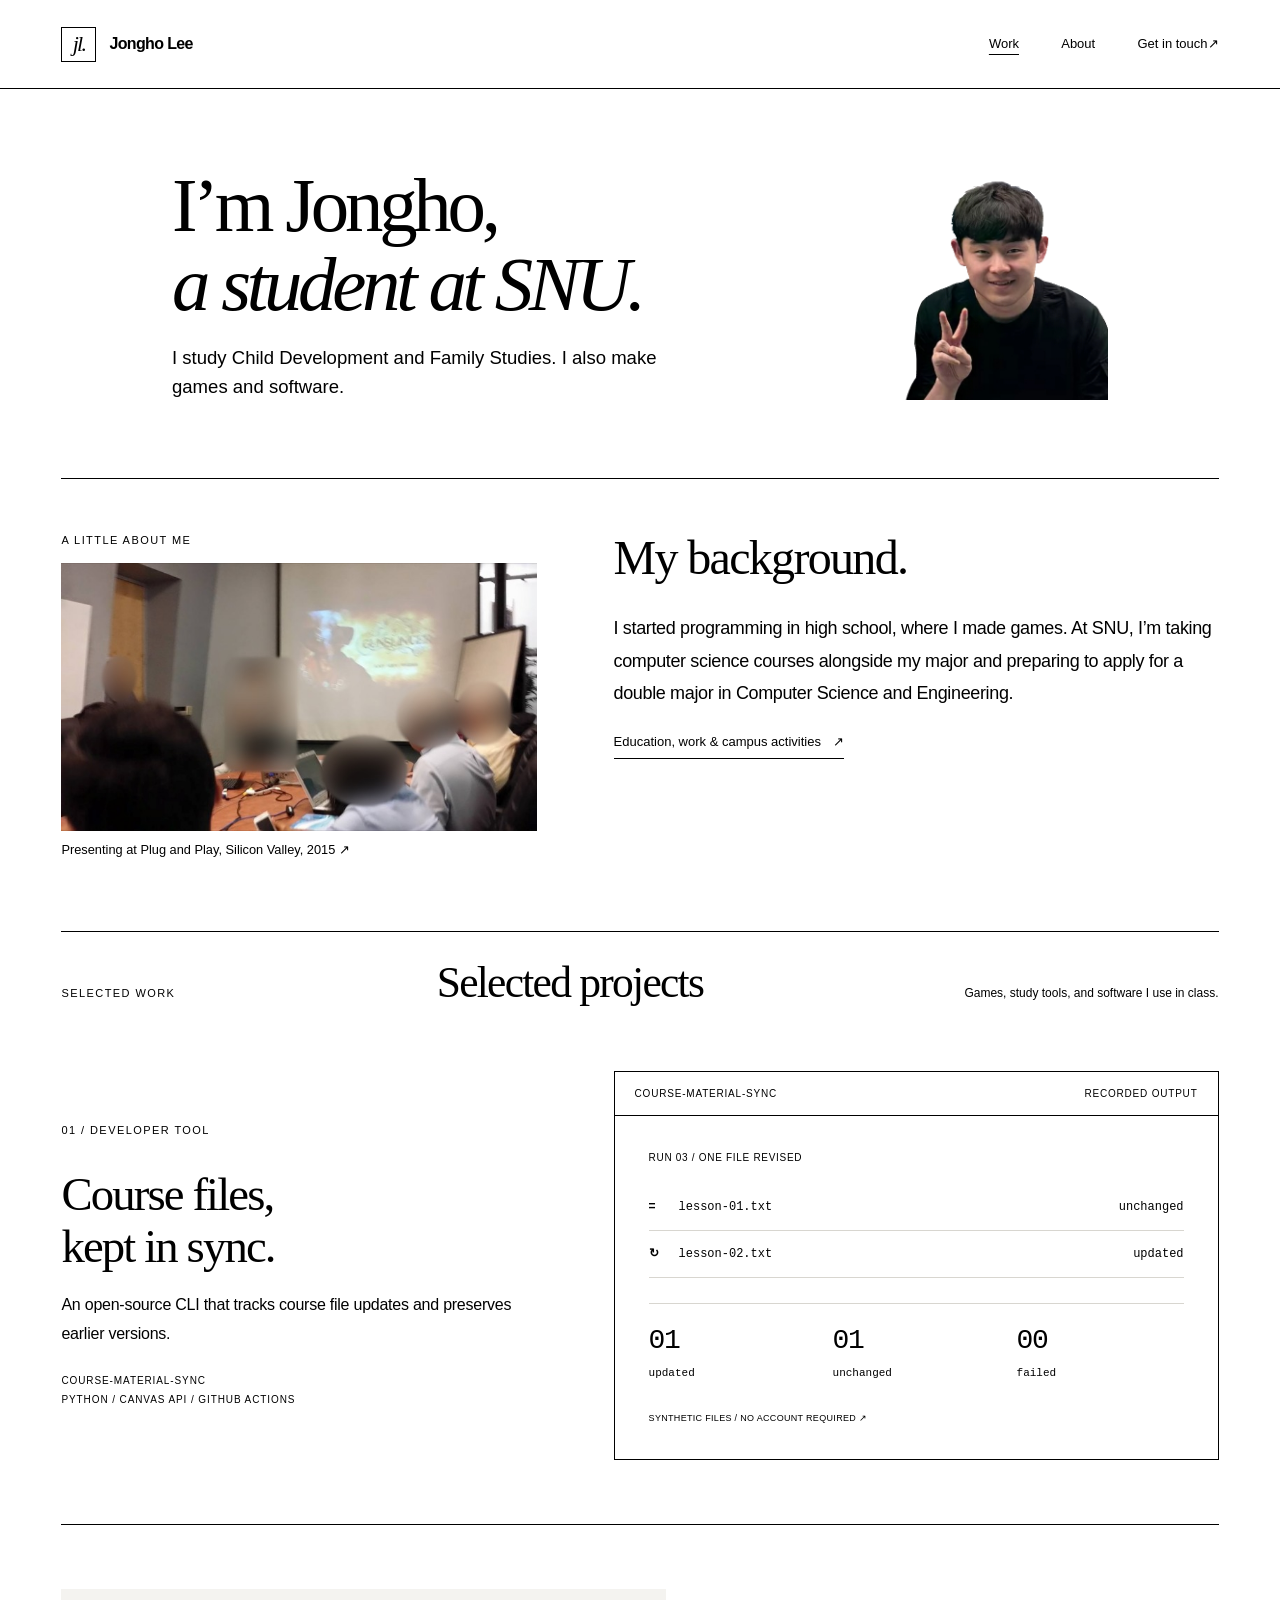
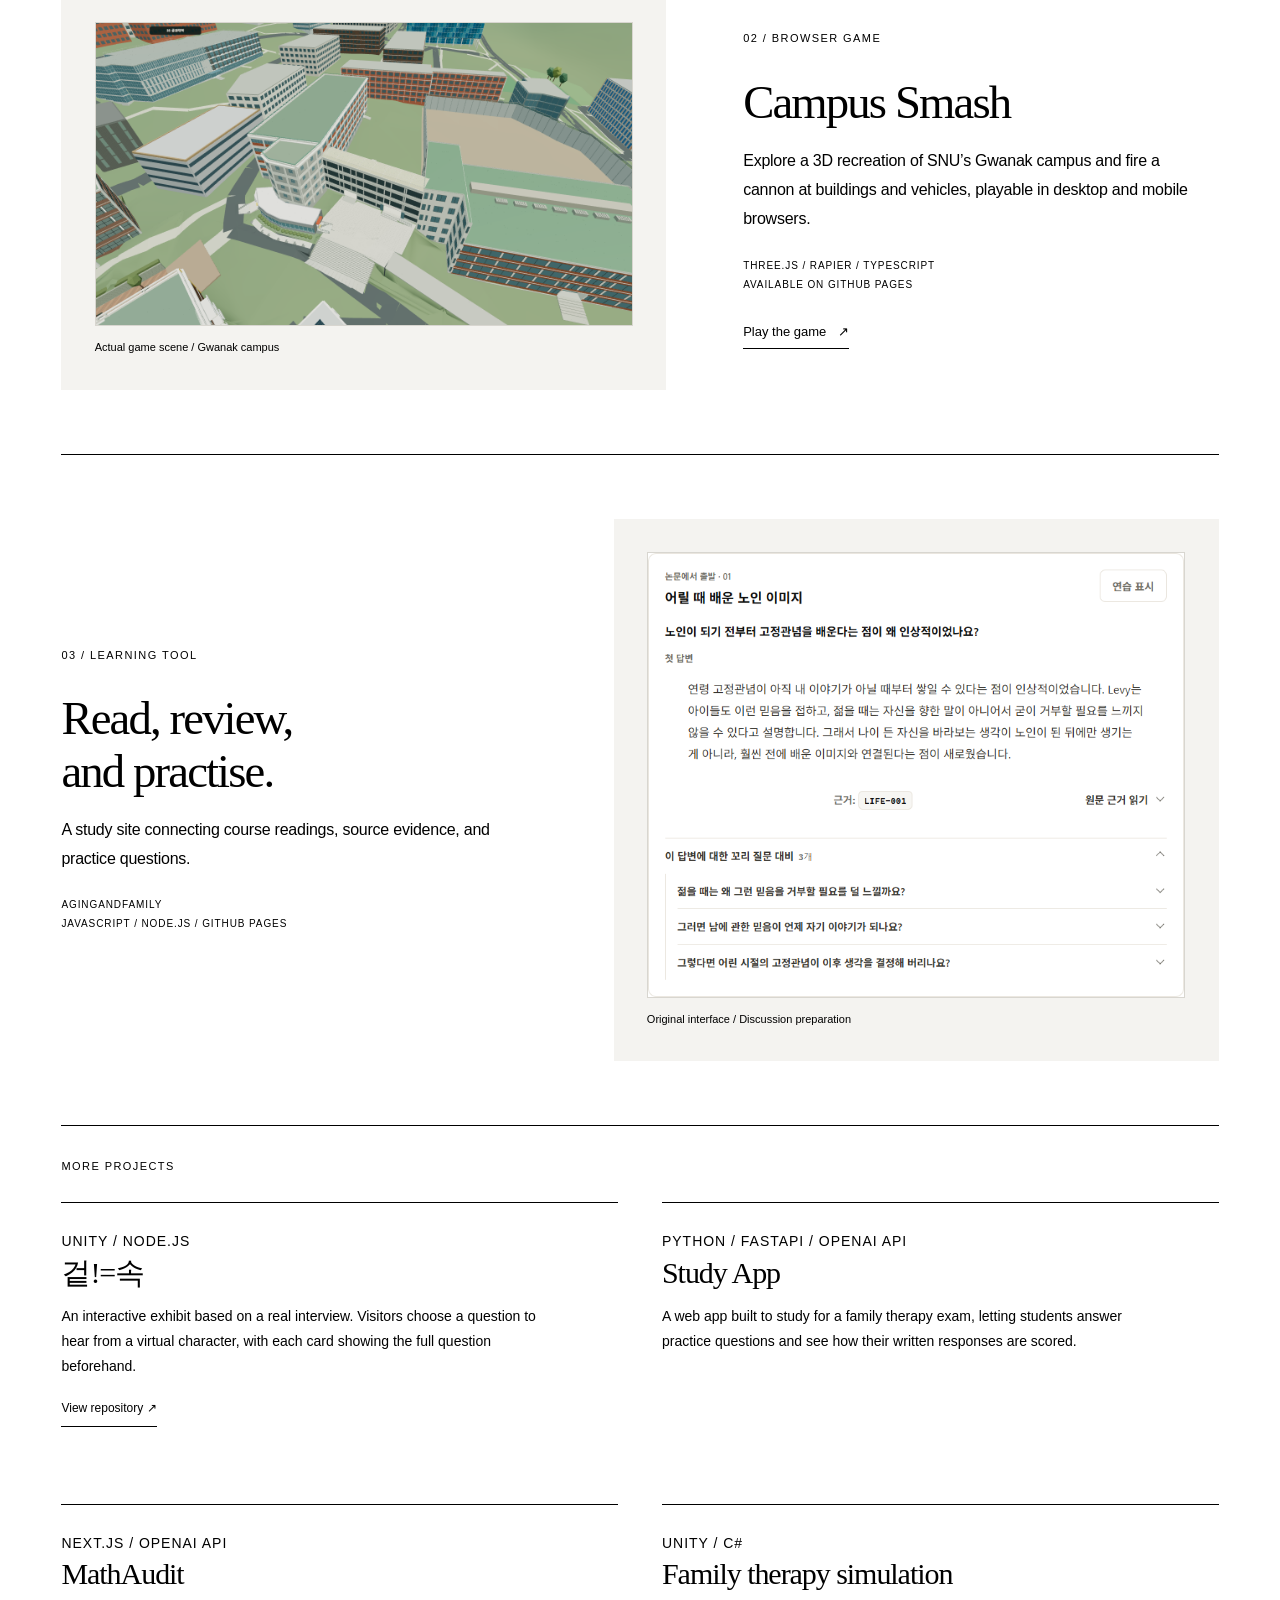
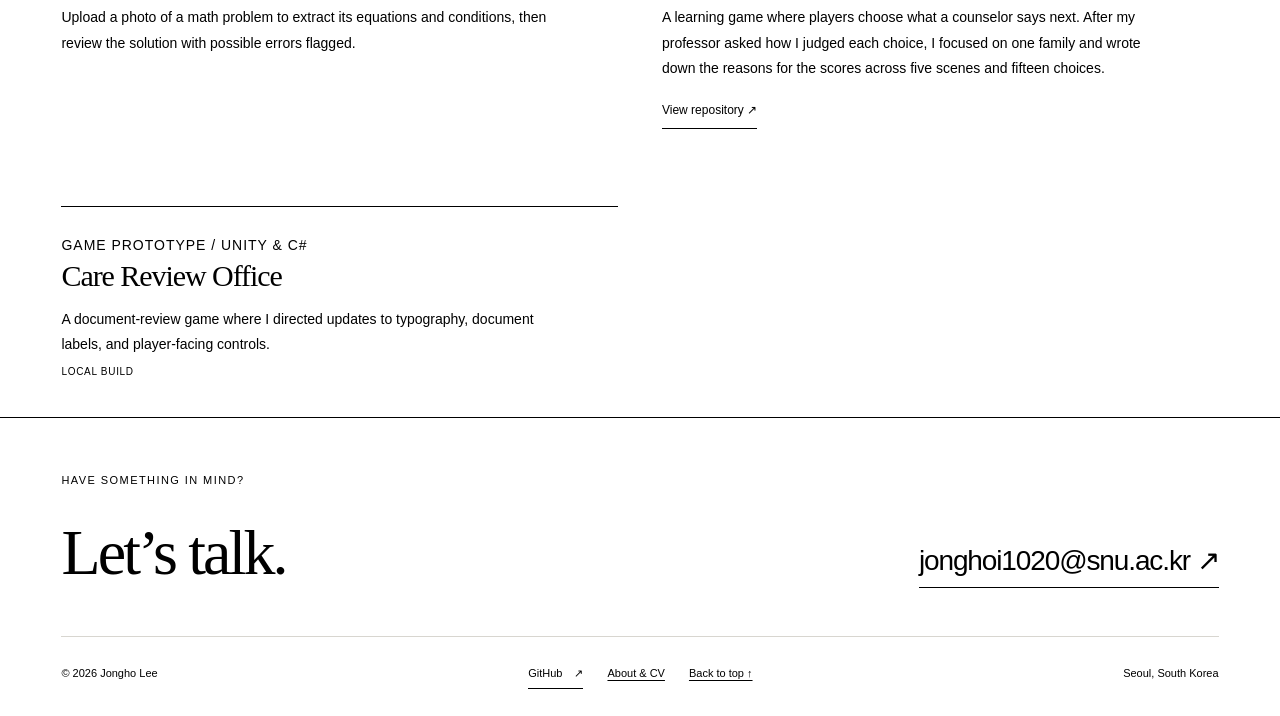
<file: index.html>
<!doctype html>
<html lang="en"><head><meta charset="utf-8"><meta name="viewport" content="width=device-width, initial-scale=1"><meta name="color-scheme" content="light"><meta name="description" content="Jongho Lee: Child Development and Family Studies student at Seoul National University, preparing for a double major in Computer Science and Engineering."><meta name="theme-color" content="#ffffff"><title>Personal site | Jongho Lee</title><link rel="canonical" href="https://jhlee1020lee.github.io/index.html"><meta property="og:type" content="website"><meta property="og:title" content="Personal site | Jongho Lee"><meta property="og:description" content="Jongho Lee: Child Development and Family Studies student at Seoul National University, preparing for a double major in Computer Science and Engineering."><meta property="og:url" content="https://jhlee1020lee.github.io/index.html"><link rel="icon" href="assets/favicon.svg" type="image/svg+xml"><link rel="stylesheet" href="assets/site.css"><script src="assets/site.js" defer></script></head>
<body><a class="skip-link" href="#main">Skip to content</a><header class="site-header"><div class="wrap"><a class="brand" href="index.html" aria-label="Jongho Lee home"><span class="brand-monogram" aria-hidden="true">jl.</span><span>Jongho Lee</span></a><button class="menu-toggle" aria-label="Open navigation" aria-expanded="false" aria-controls="site-nav">Menu <span aria-hidden="true">+</span></button><nav class="site-nav" id="site-nav" aria-label="Main navigation"><a href="index.html#work" aria-current="page">Work</a><a href="about.html">About</a><a href="mailto:jonghoi1020@snu.ac.kr">Get in touch <span class="arrow" aria-hidden="true">↗</span></a></nav></div></header>
<main id="main">
<section class="hero wrap home-intro" aria-labelledby="hero-title">
  <div class="home-heading">
    <h1 class="hero-title" id="hero-title">I’m Jongho,<br><em>a student at SNU.</em></h1>
    <p class="home-summary">I study Child Development and Family Studies. I also make games and software.</p>
  </div>
  <img class="home-portrait" src="assets/jongho-jeju.png" alt="Jongho smiling and making a peace sign in Jeju" width="448" height="484">
</section>

<section class="about-teaser wrap"><figure class="home-pitch">
  <p class="section-kicker">A little about me</p>
  <a href="about.html#plug-and-play"><img src="assets/plug-and-play-2015.jpg" alt="Presenting a horseback riding game to investors at Plug and Play in Silicon Valley, July 2015" width="679" height="382" loading="lazy"></a>
<figcaption><a href="about.html#plug-and-play">Presenting at Plug and Play, Silicon Valley, 2015 <span aria-hidden="true">↗</span></a></figcaption>
</figure><div><h2>My background.</h2><p>I started programming in high school, where I made games. At SNU, I’m taking computer science courses alongside my major and preparing to apply for a double major in Computer Science and Engineering.</p><a class="text-link" href="about.html">Education, work &amp; campus activities <span class="arrow" aria-hidden="true">↗</span></a></div></section>

<section id="work" class="wrap selected-work" aria-labelledby="work-title"><div class="section-head"><p class="section-kicker">Selected work</p><h2 class="section-title" id="work-title">Selected projects</h2><p>Games, study tools, and software I use in class.</p></div>
<article class="project-row"><div class="project-info"><p class="project-number">01 / Developer tool</p><h3 class="project-title"><a href="work/course-material-sync.html">Course files,<br>kept in sync.</a></h3><p class="project-description">An open-source CLI that tracks course file updates and preserves earlier versions.</p><p class="project-meta">course-material-sync<br>Python / Canvas API / GitHub Actions</p></div><a class="project-visual terminal-preview" href="work/course-material-sync.html#demo" aria-label="Explore the recorded course-material-sync demo"><div class="terminal-top"><span>course-material-sync</span><span>RECORDED OUTPUT</span></div><div class="terminal-body"><p class="small-label">Run 03 / One file revised</p><div class="terminal-lines"><div class="file-row"><span class="file-status">=</span><span>lesson-01.txt</span><span>unchanged</span></div><div class="file-row"><span class="file-status">↻</span><span>lesson-02.txt</span><span>updated</span></div></div><div class="terminal-summary"><div><strong>01</strong><span>updated</span></div><div><strong>01</strong><span>unchanged</span></div><div><strong>00</strong><span>failed</span></div></div><p class="small-label">Synthetic files / No account required <span aria-hidden="true">↗</span></p></div></a></article>

<article class="project-row project-row-reverse" id="school-crash"><div class="project-info"><p class="project-number">02 / Browser game</p><h3 class="project-title">Campus Smash</h3><p class="project-description">Explore a 3D recreation of SNU’s Gwanak campus and fire a cannon at buildings and vehicles, playable in desktop and mobile browsers.</p><p class="project-meta">Three.js / Rapier / TypeScript<br>Available on GitHub Pages</p><a class="text-link" href="https://campus-smash-game.github.io/3d-School_Crash/" target="_blank" rel="noopener noreferrer">Play the game <span class="arrow" aria-hidden="true">↗</span><span class="sr-only"> (opens in a new tab)</span></a></div><a class="project-visual image-preview" href="https://campus-smash-game.github.io/3d-School_Crash/" aria-label="Play Campus Smash"><img src="assets/campus-smash.png" alt="Campus Smash game scene showing engineering buildings on Gwanak campus" width="1280" height="720" loading="lazy"><span class="image-note">Actual game scene / Gwanak campus</span></a></article>

<article class="project-row"><div class="project-info"><p class="project-number">03 / Learning tool</p><h3 class="project-title"><a href="work/aging-and-family.html">Read, review,<br>and practise.</a></h3><p class="project-description">A study site connecting course readings, source evidence, and practice questions.</p><p class="project-meta">AgingAndFamily<br>JavaScript / Node.js / GitHub Pages</p></div><a class="project-visual image-preview" href="work/aging-and-family.html" aria-label="Read about AgingAndFamily"><img src="assets/aging-answer.png" alt="AgingAndFamily’s Korean discussion-preparation card with an answer, source evidence, and follow-up questions." width="744" height="616" loading="lazy"><span class="image-note">Original interface / Discussion preparation</span></a></article>

<div class="other-projects" id="software-projects"><h2 class="section-kicker">More projects</h2><article class="other-project" id="interview"><p class="small-label">Unity / Node.js</p><h3 class="other-project-title">겉!=속</h3><p>An interactive exhibit based on a real interview. Visitors choose a question to hear from a virtual character, with each card showing the full question beforehand.</p><a class="text-link" href="https://github.com/jhlee1020lee/-snu-avatar-chat-prototype">View repository ↗</a></article>
<article class="other-project" id="study-app"><p class="small-label">Python / FastAPI / OpenAI API</p><h3 class="other-project-title">Study App</h3><p>A web app built to study for a family therapy exam, letting students answer practice questions and see how their written responses are scored.</p></article>
<article class="other-project" id="mathaudit"><p class="small-label">Next.js / OpenAI API</p><h3 class="other-project-title">MathAudit</h3><p>Upload a photo of a math problem to extract its equations and conditions, then review the solution with possible errors flagged.</p></article>
<article class="other-project" id="therapy"><p class="small-label">Unity / C#</p><h3 class="other-project-title">Family therapy simulation</h3><p>A learning game where players choose what a counselor says next. After my professor asked how I judged each choice, I focused on one family and wrote down the reasons for the scores across five scenes and fifteen choices.</p><a class="text-link" href="https://github.com/jhlee1020lee/FamilyTherapy">View repository ↗</a></article>
<article class="other-project"><div><p class="small-label">Game prototype / Unity &amp; C#</p><h3 class="other-project-title">Care Review Office</h3></div><p>A document-review game where I directed updates to typography, document labels, and player-facing controls.</p><span class="small-label">Local build</span></article></div></section>




</main>
<footer class="site-footer"><div class="wrap"><div class="footer-top"><div><p class="eyebrow">Have something in mind?</p><h2 class="footer-title">Let’s talk.</h2></div><a class="contact-link" href="mailto:jonghoi1020@snu.ac.kr">jonghoi1020@snu.ac.kr <span class="arrow" aria-hidden="true">↗</span></a></div><div class="footer-bottom"><p>© 2026 Jongho Lee</p><div class="footer-links"><a class="text-link" href="https://github.com/jhlee1020lee" target="_blank" rel="noopener noreferrer">GitHub <span class="arrow" aria-hidden="true">↗</span><span class="sr-only"> (opens in a new tab)</span></a><a href="about.html">About &amp; CV</a><a href="#main">Back to top ↑</a></div><p>Seoul, South Korea</p></div></div></footer></body></html>
</file>
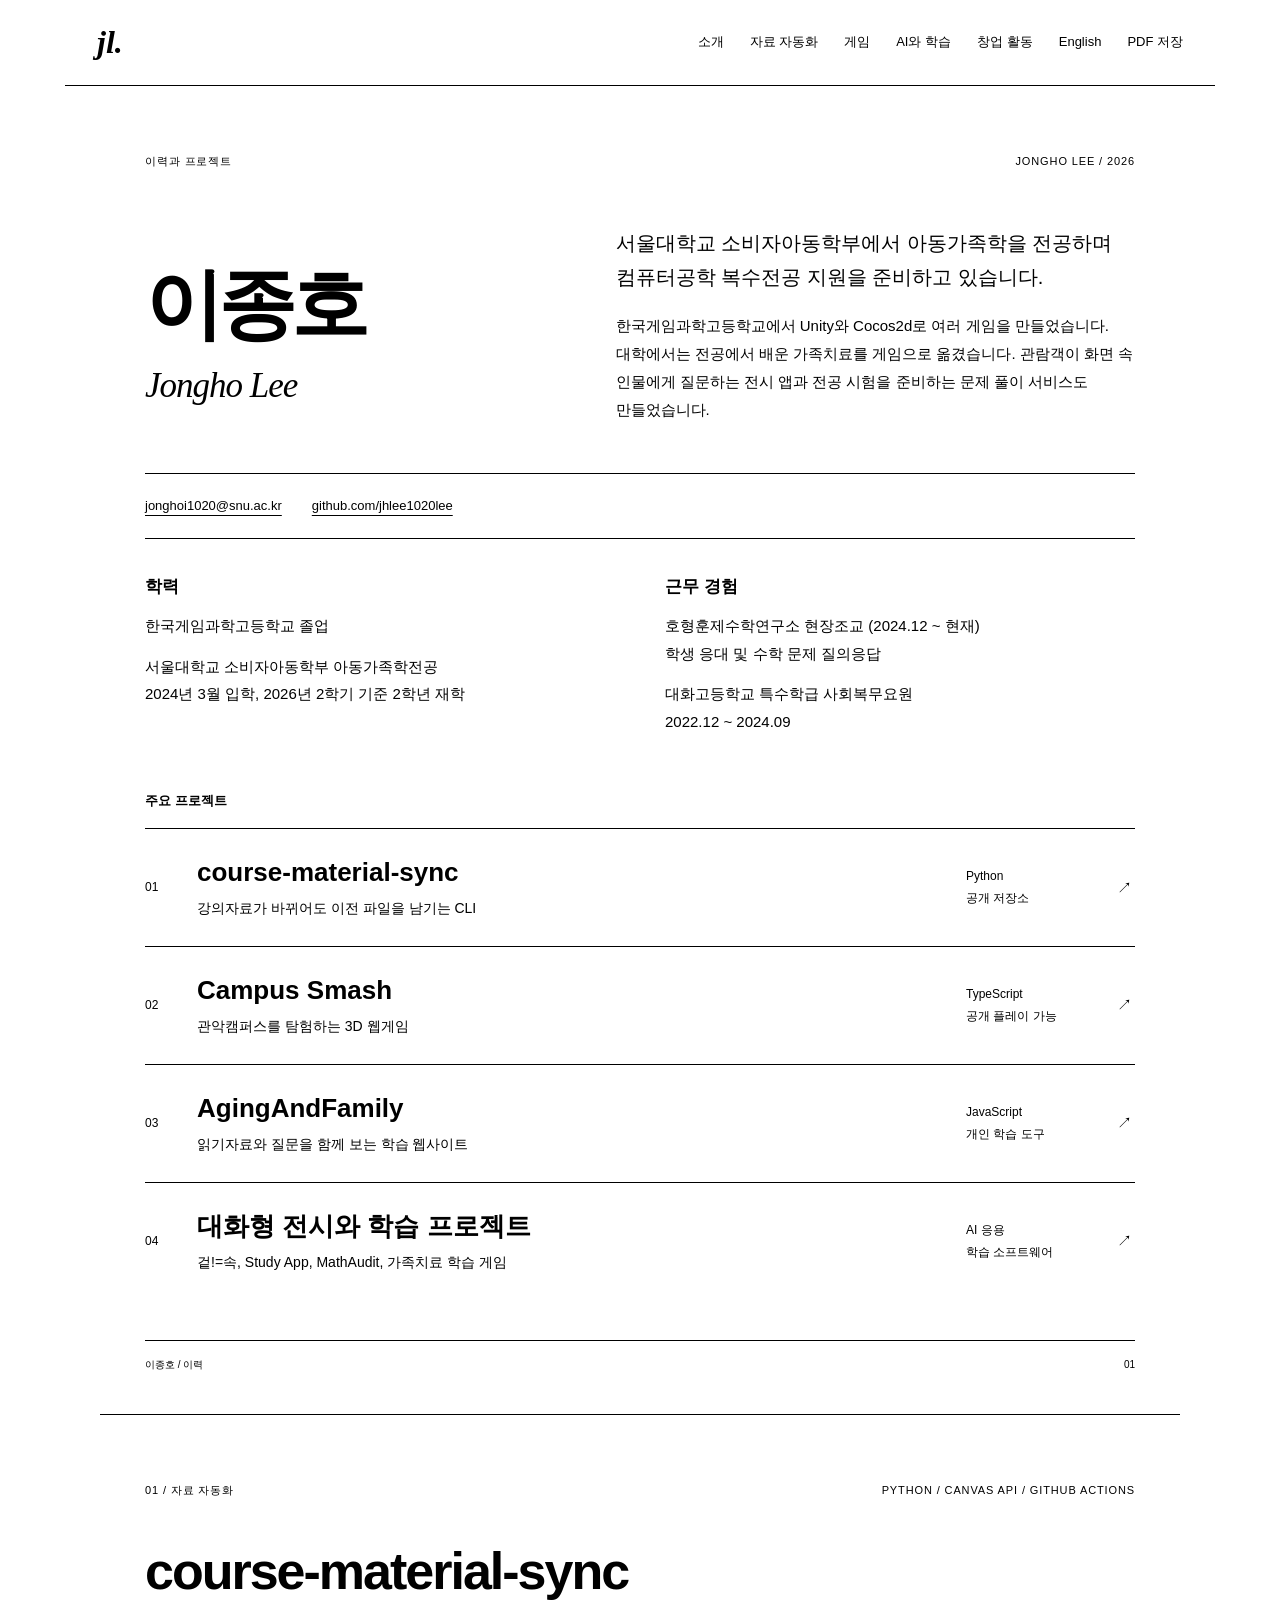
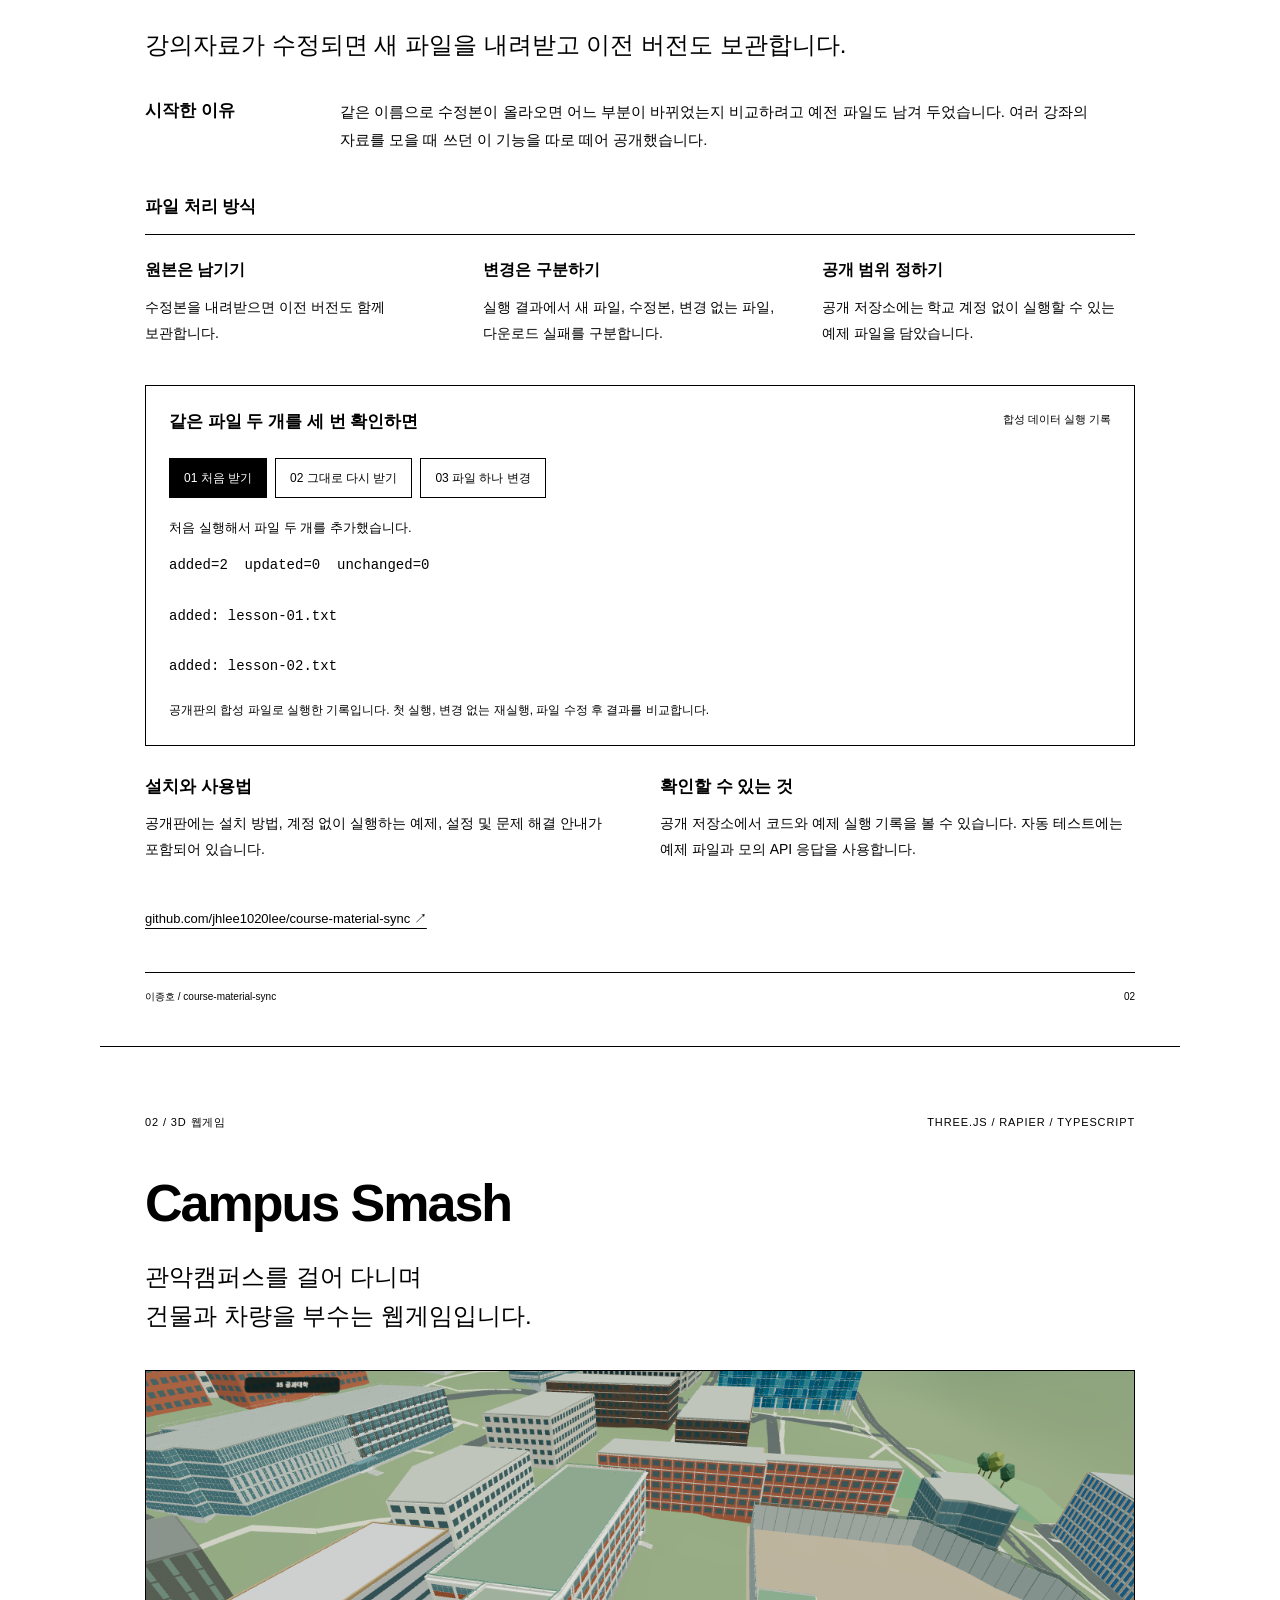
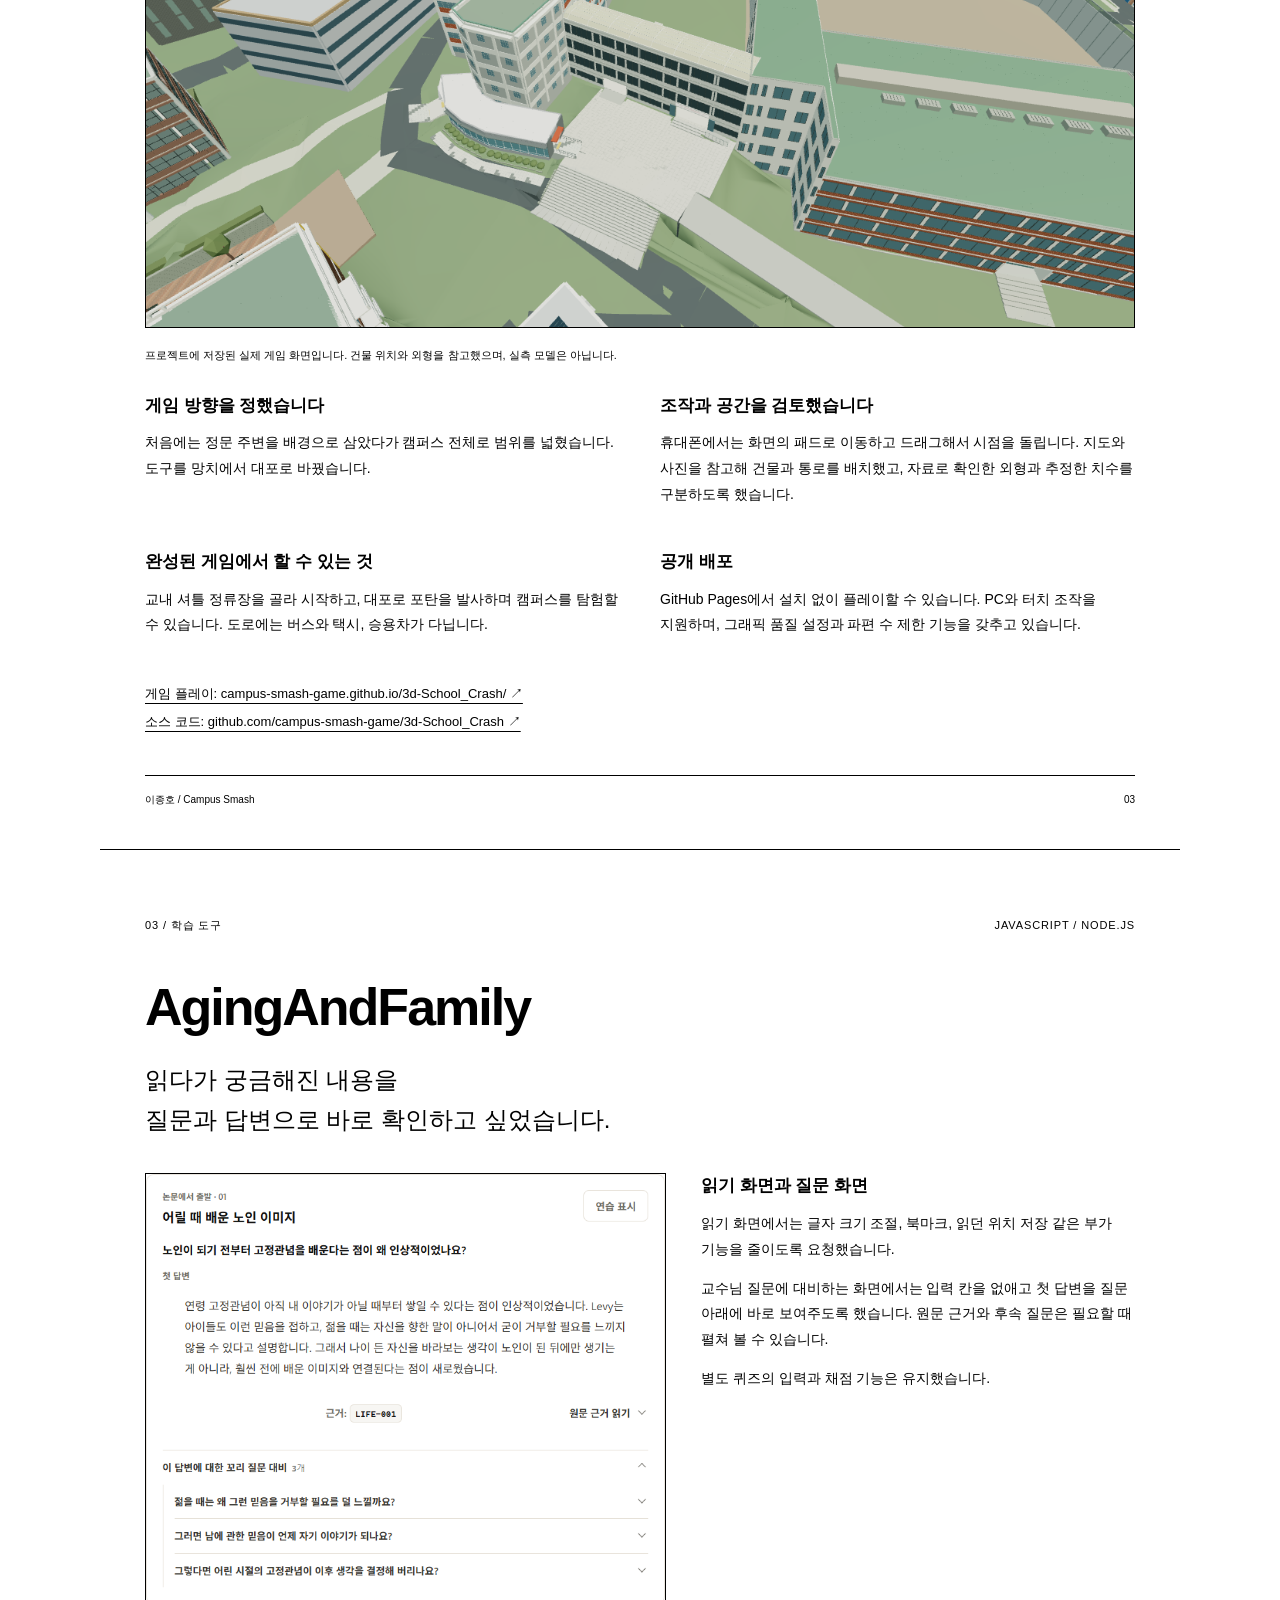
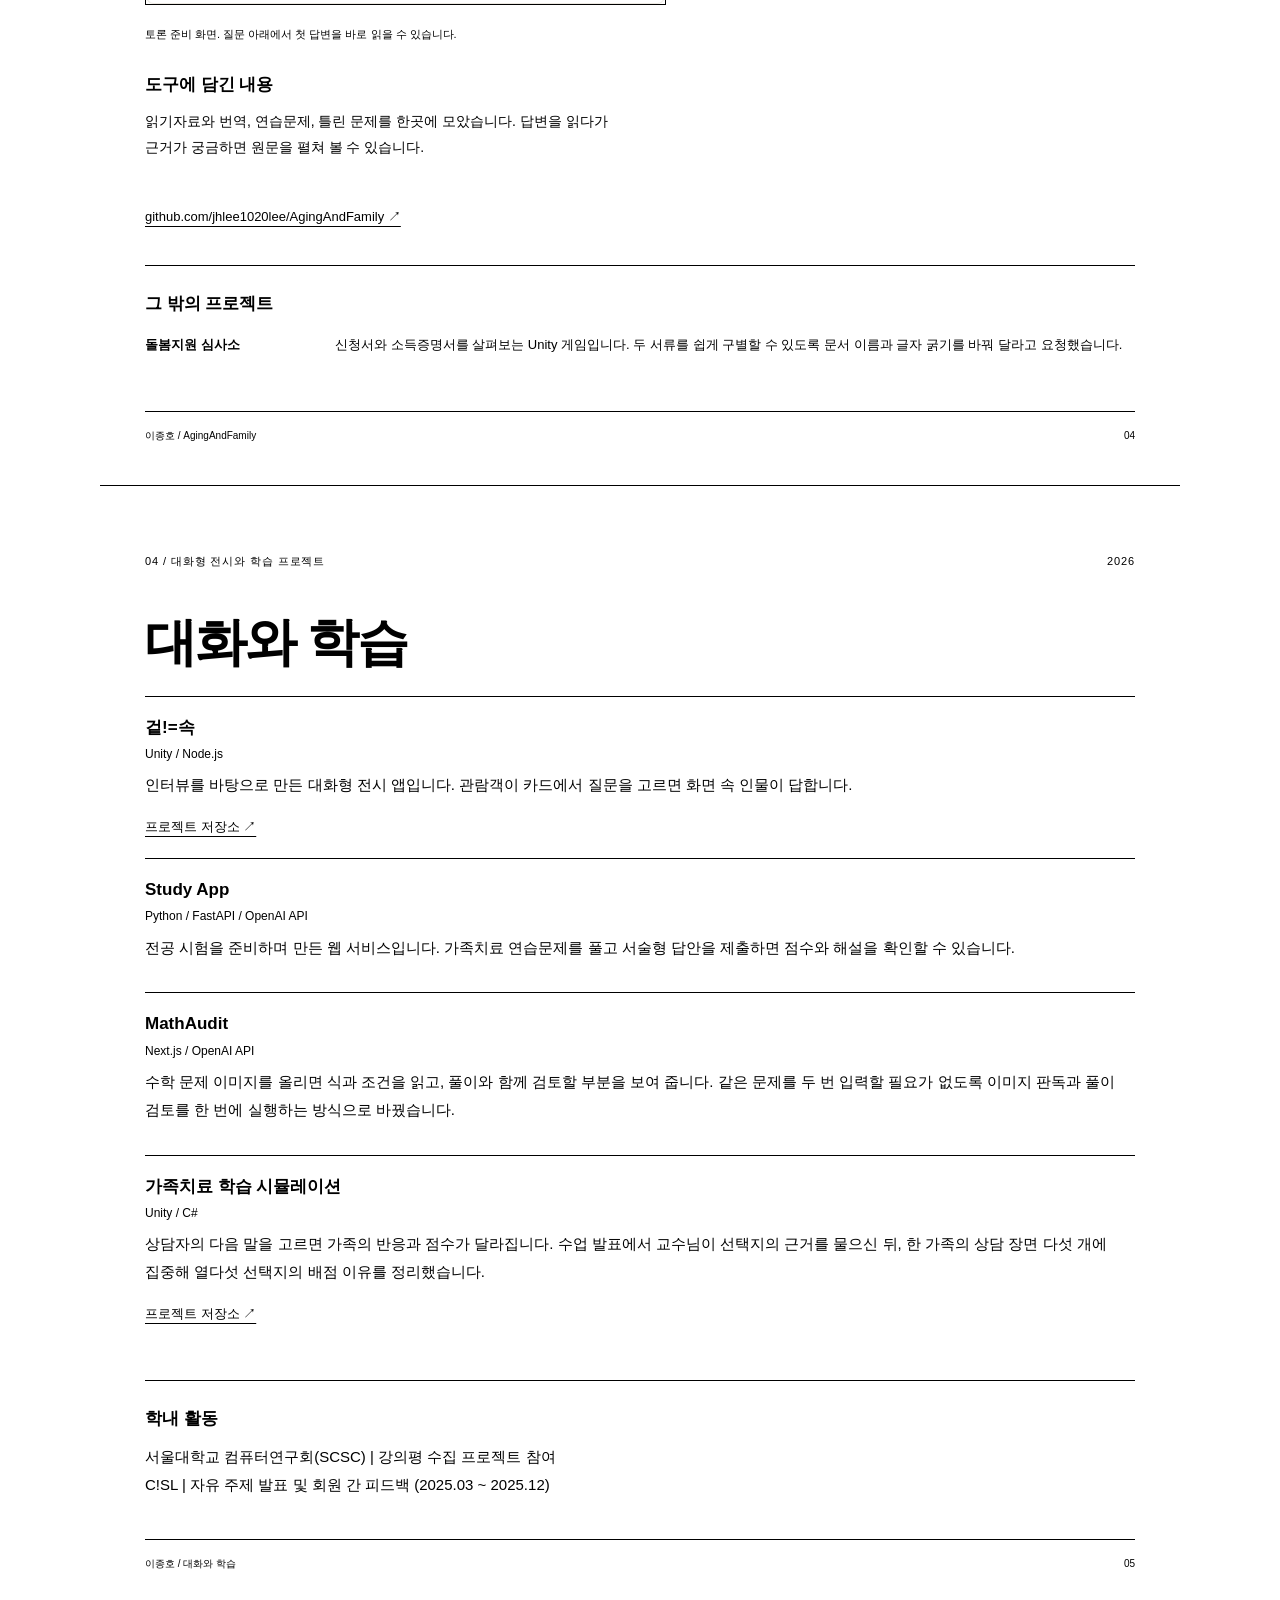
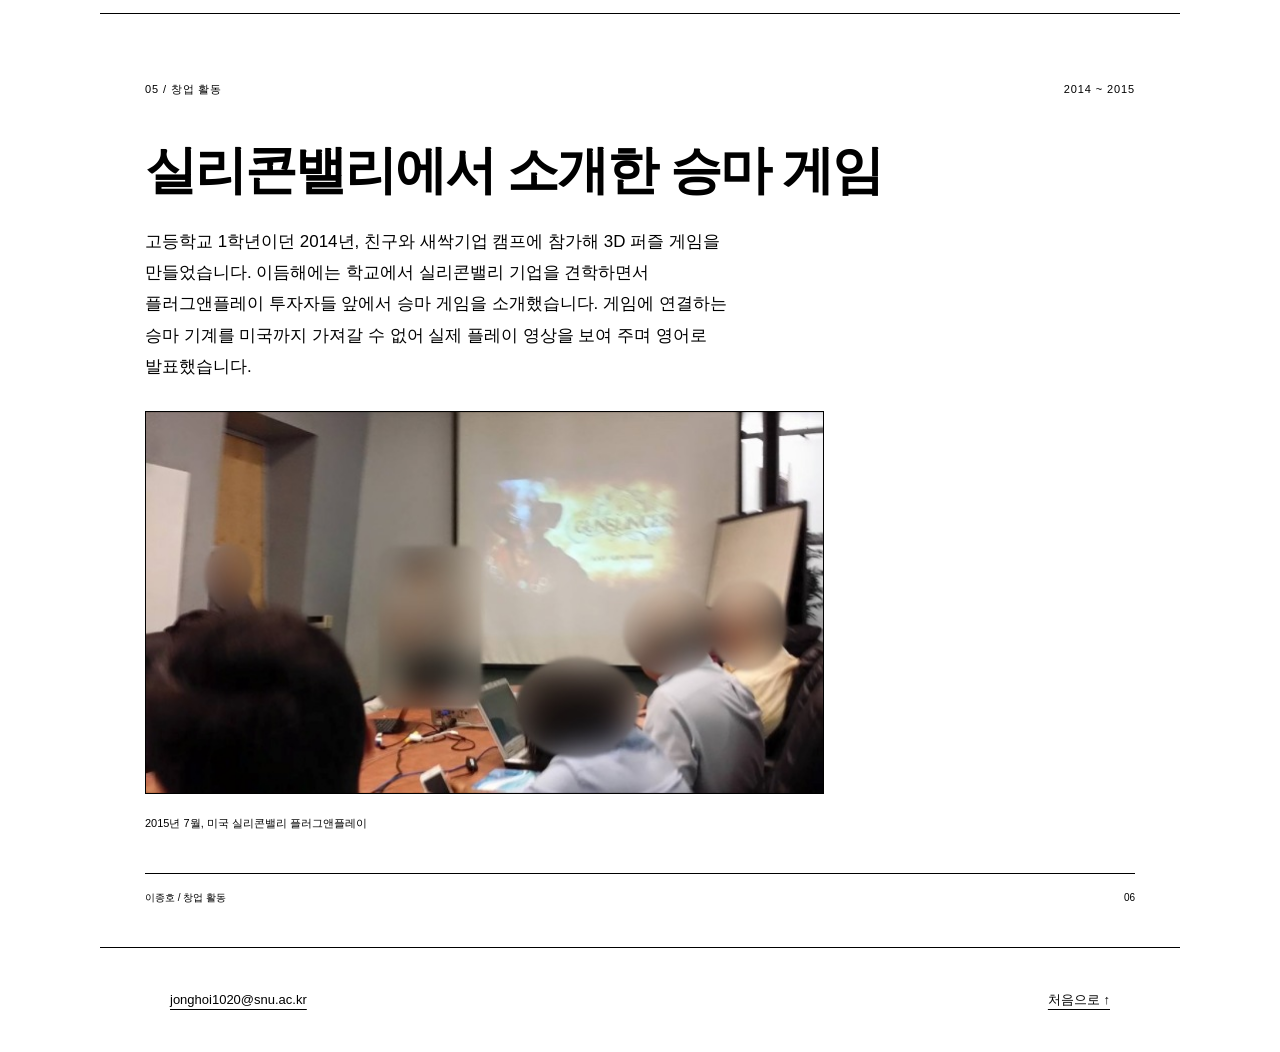
<file: resume/index.html>
<!doctype html>
<html lang="ko"><head><meta charset="utf-8"><meta name="viewport" content="width=device-width,initial-scale=1"><title>이종호 | 이력과 프로젝트</title><meta name="description" content="서울대학교 아동가족학전공 이종호의 포트폴리오. 대화형 전시, 학습 도구, 자료 자동화와 게임 프로젝트를 소개합니다."><link rel="stylesheet" href="../assets/resume.css"><script src="../assets/resume.js" defer></script><style>.pitch-body{max-width:65ch;font-size:1.06rem;margin:1.5rem 0}.pitch-photo{margin:1.8rem 0}.pitch-photo img{max-width:679px;height:auto}.pitch-photo figcaption{margin-top:.6rem}@media print{.pitch-body{font-size:11pt}.pitch-photo img{max-width:150mm}}</style></head>
<body><header class="nav"><a href="../index.html" class="brand">jl.</a><nav><a href="#profile">소개</a><a href="#sync">자료 자동화</a><a href="#campus">게임</a><a href="#software">AI와 학습</a><a href="#pitch">창업 활동</a><a href="../index.html">English</a><a href="../assets/jongho-lee-portfolio.pdf" download>PDF 저장</a></nav></header>
<main>
<section class="sheet cover" id="profile"><div class="folio"><span>이력과 프로젝트</span><span>JONGHO LEE / 2026</span></div>
<div class="identity"><h1>이종호<span>Jongho Lee</span></h1><div class="intro"><p>서울대학교 소비자아동학부에서 아동가족학을 전공하며 컴퓨터공학 복수전공 지원을 준비하고 있습니다.</p><p>한국게임과학고등학교에서 Unity와 Cocos2d로 여러 게임을 만들었습니다. 대학에서는 전공에서 배운 가족치료를 게임으로 옮겼습니다. 관람객이 화면 속 인물에게 질문하는 전시 앱과 전공 시험을 준비하는 문제 풀이 서비스도 만들었습니다.</p></div></div>
<div class="contact"><a href="mailto:jonghoi1020@snu.ac.kr">jonghoi1020@snu.ac.kr</a><a href="https://github.com/jhlee1020lee">github.com/jhlee1020lee</a></div>
<div class="profile-grid"><div><h2>학력</h2><p>한국게임과학고등학교 졸업</p><p>서울대학교 소비자아동학부 아동가족학전공<br>2024년 3월 입학, 2026년 2학기 기준 2학년 재학</p></div><div><h2>근무 경험</h2><p>호형훈제수학연구소 현장조교 (2024.12 ~ 현재)<br>학생 응대 및 수학 문제 질의응답</p><p>대화고등학교 특수학급 사회복무요원<br>2022.12 ~ 2024.09</p></div></div>
<h2 class="work-label">주요 프로젝트</h2>
<a class="work-entry" href="#sync"><span class="number">01</span><div><h3>course-material-sync</h3><p>강의자료가 바뀌어도 이전 파일을 남기는 CLI</p></div><span class="kind">Python<br>공개 저장소</span><span aria-hidden="true">↗</span></a>
<a class="work-entry" href="#campus"><span class="number">02</span><div><h3>Campus Smash</h3><p>관악캠퍼스를 탐험하는 3D 웹게임</p></div><span class="kind">TypeScript<br>공개 플레이 가능</span><span aria-hidden="true">↗</span></a>
<a class="work-entry" href="#learning"><span class="number">03</span><div><h3>AgingAndFamily</h3><p>읽기자료와 질문을 함께 보는 학습 웹사이트</p></div><span class="kind">JavaScript<br>개인 학습 도구</span><span aria-hidden="true">↗</span></a>

<a class="work-entry" href="#software"><span class="number">04</span><div><h3>대화형 전시와 학습 프로젝트</h3><p>겉!=속, Study App, MathAudit, 가족치료 학습 게임</p></div><span class="kind">AI 응용<br>학습 소프트웨어</span><span aria-hidden="true">↗</span></a>
<footer class="page-foot"><span>이종호 / 이력</span><span>01</span></footer></section>

<section class="sheet" id="sync"><div class="folio"><span>01 / 자료 자동화</span><span>PYTHON / CANVAS API / GITHUB ACTIONS</span></div><h2 class="case-title">course-material-sync</h2><p class="deck">강의자료가 수정되면 새 파일을 내려받고 이전 버전도 보관합니다.</p>
<div class="case-intro"><h3>시작한 이유</h3><p>같은 이름으로 수정본이 올라오면 어느 부분이 바뀌었는지 비교하려고 예전 파일도 남겨 두었습니다. 여러 강좌의 자료를 모을 때 쓰던 이 기능을 따로 떼어 공개했습니다.</p></div>
<h3 class="section-label">파일 처리 방식</h3><div class="decisions"><div><b>원본은 남기기</b><p>수정본을 내려받으면 이전 버전도 함께 보관합니다.</p></div><div><b>변경은 구분하기</b><p>실행 결과에서 새 파일, 수정본, 변경 없는 파일, 다운로드 실패를 구분합니다.</p></div><div><b>공개 범위 정하기</b><p>공개 저장소에는 학교 계정 없이 실행할 수 있는 예제 파일을 담았습니다.</p></div></div>
<div class="recording"><div class="recording-top"><h3>같은 파일 두 개를 세 번 확인하면</h3><span>합성 데이터 실행 기록</span></div><div class="run-tabs" role="group" aria-label="실행 기록 선택"><button data-run="0" aria-pressed="true">01 처음 받기</button><button data-run="1" aria-pressed="false">02 그대로 다시 받기</button><button data-run="2" aria-pressed="false">03 파일 하나 변경</button></div><p id="run-context" aria-live="polite">처음 실행해서 파일 두 개를 추가했습니다.</p><pre id="run-output">added=2  updated=0  unchanged=0
added: lesson-01.txt
added: lesson-02.txt</pre><div class="print-runs"><div><b>처음 받기</b><span>추가 2</span></div><div><b>변경 없이 재실행</b><span>동일 2</span></div><div><b>한 파일 수정 후</b><span>변경 1 / 동일 1</span></div></div><p class="caption">공개판의 합성 파일로 실행한 기록입니다. 첫 실행, 변경 없는 재실행, 파일 수정 후 결과를 비교합니다.</p></div>
<div class="case-bottom"><div><h3>설치와 사용법</h3><p>공개판에는 설치 방법, 계정 없이 실행하는 예제, 설정 및 문제 해결 안내가 포함되어 있습니다.</p></div><div><h3>확인할 수 있는 것</h3><p>공개 저장소에서 코드와 예제 실행 기록을 볼 수 있습니다. 자동 테스트에는 예제 파일과 모의 API 응답을 사용합니다.</p></div></div>
<a class="repo" href="https://github.com/jhlee1020lee/course-material-sync">github.com/jhlee1020lee/course-material-sync ↗</a><footer class="page-foot"><span>이종호 / course-material-sync</span><span>02</span></footer></section>

<section class="sheet" id="campus"><div class="folio"><span>02 / 3D 웹게임</span><span>THREE.JS / RAPIER / TYPESCRIPT</span></div><h2 class="case-title">Campus Smash</h2><p class="deck">관악캠퍼스를 걸어 다니며<br>건물과 차량을 부수는 웹게임입니다.</p>
<figure class="campus-image"><img src="../assets/campus-smash.png" width="1280" height="720" alt="Campus Smash에 구현된 서울대학교 공대 건물과 주변 도로"><figcaption>프로젝트에 저장된 실제 게임 화면입니다. 건물 위치와 외형을 참고했으며, 실측 모델은 아닙니다.</figcaption></figure>
<div class="case-bottom"><div><h3>게임 방향을 정했습니다</h3><p>처음에는 정문 주변을 배경으로 삼았다가 캠퍼스 전체로 범위를 넓혔습니다. 도구를 망치에서 대포로 바꿨습니다.</p></div><div><h3>조작과 공간을 검토했습니다</h3><p>휴대폰에서는 화면의 패드로 이동하고 드래그해서 시점을 돌립니다. 지도와 사진을 참고해 건물과 통로를 배치했고, 자료로 확인한 외형과 추정한 치수를 구분하도록 했습니다.</p></div></div>
<div class="case-bottom"><div><h3>완성된 게임에서 할 수 있는 것</h3><p>교내 셔틀 정류장을 골라 시작하고, 대포로 포탄을 발사하며 캠퍼스를 탐험할 수 있습니다. 도로에는 버스와 택시, 승용차가 다닙니다.</p></div><div><h3>공개 배포</h3><p>GitHub Pages에서 설치 없이 플레이할 수 있습니다. PC와 터치 조작을 지원하며, 그래픽 품질 설정과 파편 수 제한 기능을 갖추고 있습니다.</p></div></div>

<p><a class="repo" href="https://campus-smash-game.github.io/3d-School_Crash/">게임 플레이: campus-smash-game.github.io/3d-School_Crash/ ↗</a><br><a class="repo" href="https://github.com/campus-smash-game/3d-School_Crash">소스 코드: github.com/campus-smash-game/3d-School_Crash ↗</a></p>
<footer class="page-foot"><span>이종호 / Campus Smash</span><span>03</span></footer></section>

<section class="sheet" id="learning"><div class="folio"><span>03 / 학습 도구</span><span>JAVASCRIPT / NODE.JS</span></div><h2 class="case-title">AgingAndFamily</h2><p class="deck">읽다가 궁금해진 내용을<br>질문과 답변으로 바로 확인하고 싶었습니다.</p>
<div class="learning-layout"><figure><img src="../assets/aging-answer.png" width="744" height="616" alt="질문 아래 첫 답변이 표시되고 원문 근거와 후속 질문을 펼쳐 볼 수 있는 실제 학습 화면"><figcaption>토론 준비 화면. 질문 아래에서 첫 답변을 바로 읽을 수 있습니다.</figcaption></figure><div class="learning-copy"><h3>읽기 화면과 질문 화면</h3><p>읽기 화면에서는 글자 크기 조절, 북마크, 읽던 위치 저장 같은 부가 기능을 줄이도록 요청했습니다.</p><p>교수님 질문에 대비하는 화면에서는 입력 칸을 없애고 첫 답변을 질문 아래에 바로 보여주도록 했습니다. 원문 근거와 후속 질문은 필요할 때 펼쳐 볼 수 있습니다.</p><p>별도 퀴즈의 입력과 채점 기능은 유지했습니다.</p></div></div>
<div class="case-bottom"><div><h3>도구에 담긴 내용</h3><p>읽기자료와 번역, 연습문제, 틀린 문제를 한곳에 모았습니다. 답변을 읽다가 근거가 궁금하면 원문을 펼쳐 볼 수 있습니다.</p></div></div><a class="repo" href="https://github.com/jhlee1020lee/AgingAndFamily">github.com/jhlee1020lee/AgingAndFamily ↗</a>
<div class="games"><h3>그 밖의 프로젝트</h3><div class="game-row"><b>돌봄지원 심사소</b><p>신청서와 소득증명서를 살펴보는 Unity 게임입니다. 두 서류를 쉽게 구별할 수 있도록 문서 이름과 글자 굵기를 바꿔 달라고 요청했습니다.</p></div></div>
<footer class="page-foot"><span>이종호 / AgingAndFamily</span><span>04</span></footer></section>
<section class="sheet" id="software"><div class="folio"><span>04 / 대화형 전시와 학습 프로젝트</span><span>2026</span></div><h2 class="case-title">대화와 학습</h2><article class="project-brief" id="interview"><h3>겉!=속</h3><p class="minor">Unity / Node.js</p><p>인터뷰를 바탕으로 만든 대화형 전시 앱입니다. 관람객이 카드에서 질문을 고르면 화면 속 인물이 답합니다.</p><a class="repo" href="https://github.com/jhlee1020lee/-snu-avatar-chat-prototype">프로젝트 저장소 ↗</a></article>
<article class="project-brief" id="study-app"><h3>Study App</h3><p class="minor">Python / FastAPI / OpenAI API</p><p>전공 시험을 준비하며 만든 웹 서비스입니다. 가족치료 연습문제를 풀고 서술형 답안을 제출하면 점수와 해설을 확인할 수 있습니다.</p></article>
<article class="project-brief" id="mathaudit"><h3>MathAudit</h3><p class="minor">Next.js / OpenAI API</p><p>수학 문제 이미지를 올리면 식과 조건을 읽고, 풀이와 함께 검토할 부분을 보여 줍니다. 같은 문제를 두 번 입력할 필요가 없도록 이미지 판독과 풀이 검토를 한 번에 실행하는 방식으로 바꿨습니다.</p></article>
<article class="project-brief" id="therapy"><h3>가족치료 학습 시뮬레이션</h3><p class="minor">Unity / C#</p><p>상담자의 다음 말을 고르면 가족의 반응과 점수가 달라집니다. 수업 발표에서 교수님이 선택지의 근거를 물으신 뒤, 한 가족의 상담 장면 다섯 개에 집중해 열다섯 선택지의 배점 이유를 정리했습니다.</p><a class="repo" href="https://github.com/jhlee1020lee/FamilyTherapy">프로젝트 저장소 ↗</a></article>
<div class="games"><h3>학내 활동</h3><p>서울대학교 컴퓨터연구회(SCSC) | 강의평 수집 프로젝트 참여<br>C!SL | 자유 주제 발표 및 회원 간 피드백 (2025.03 ~ 2025.12)</p></div><footer class="page-foot"><span>이종호 / 대화와 학습</span><span>05</span></footer></section>
<section class="sheet" id="pitch"><div class="folio"><span>05 / 창업 활동</span><span>2014 ~ 2015</span></div><h2 class="case-title">실리콘밸리에서 소개한 승마 게임</h2><p class="pitch-body">고등학교 1학년이던 2014년, 친구와 새싹기업 캠프에 참가해 3D 퍼즐 게임을 만들었습니다. 이듬해에는 학교에서 실리콘밸리 기업을 견학하면서 플러그앤플레이 투자자들 앞에서 승마 게임을 소개했습니다. 게임에 연결하는 승마 기계를 미국까지 가져갈 수 없어 실제 플레이 영상을 보여 주며 영어로 발표했습니다.</p><figure class="pitch-photo"><img src="../assets/plug-and-play-2015.jpg" width="679" height="382" alt="2015년 실리콘밸리 플러그앤플레이에서 승마 게임을 소개하는 모습"><figcaption>2015년 7월, 미국 실리콘밸리 플러그앤플레이</figcaption></figure><footer class="page-foot"><span>이종호 / 창업 활동</span><span>06</span></footer></section></main><footer class="web-footer"><a href="mailto:jonghoi1020@snu.ac.kr">jonghoi1020@snu.ac.kr</a><a href="#profile">처음으로 ↑</a></footer></body></html>
</file>
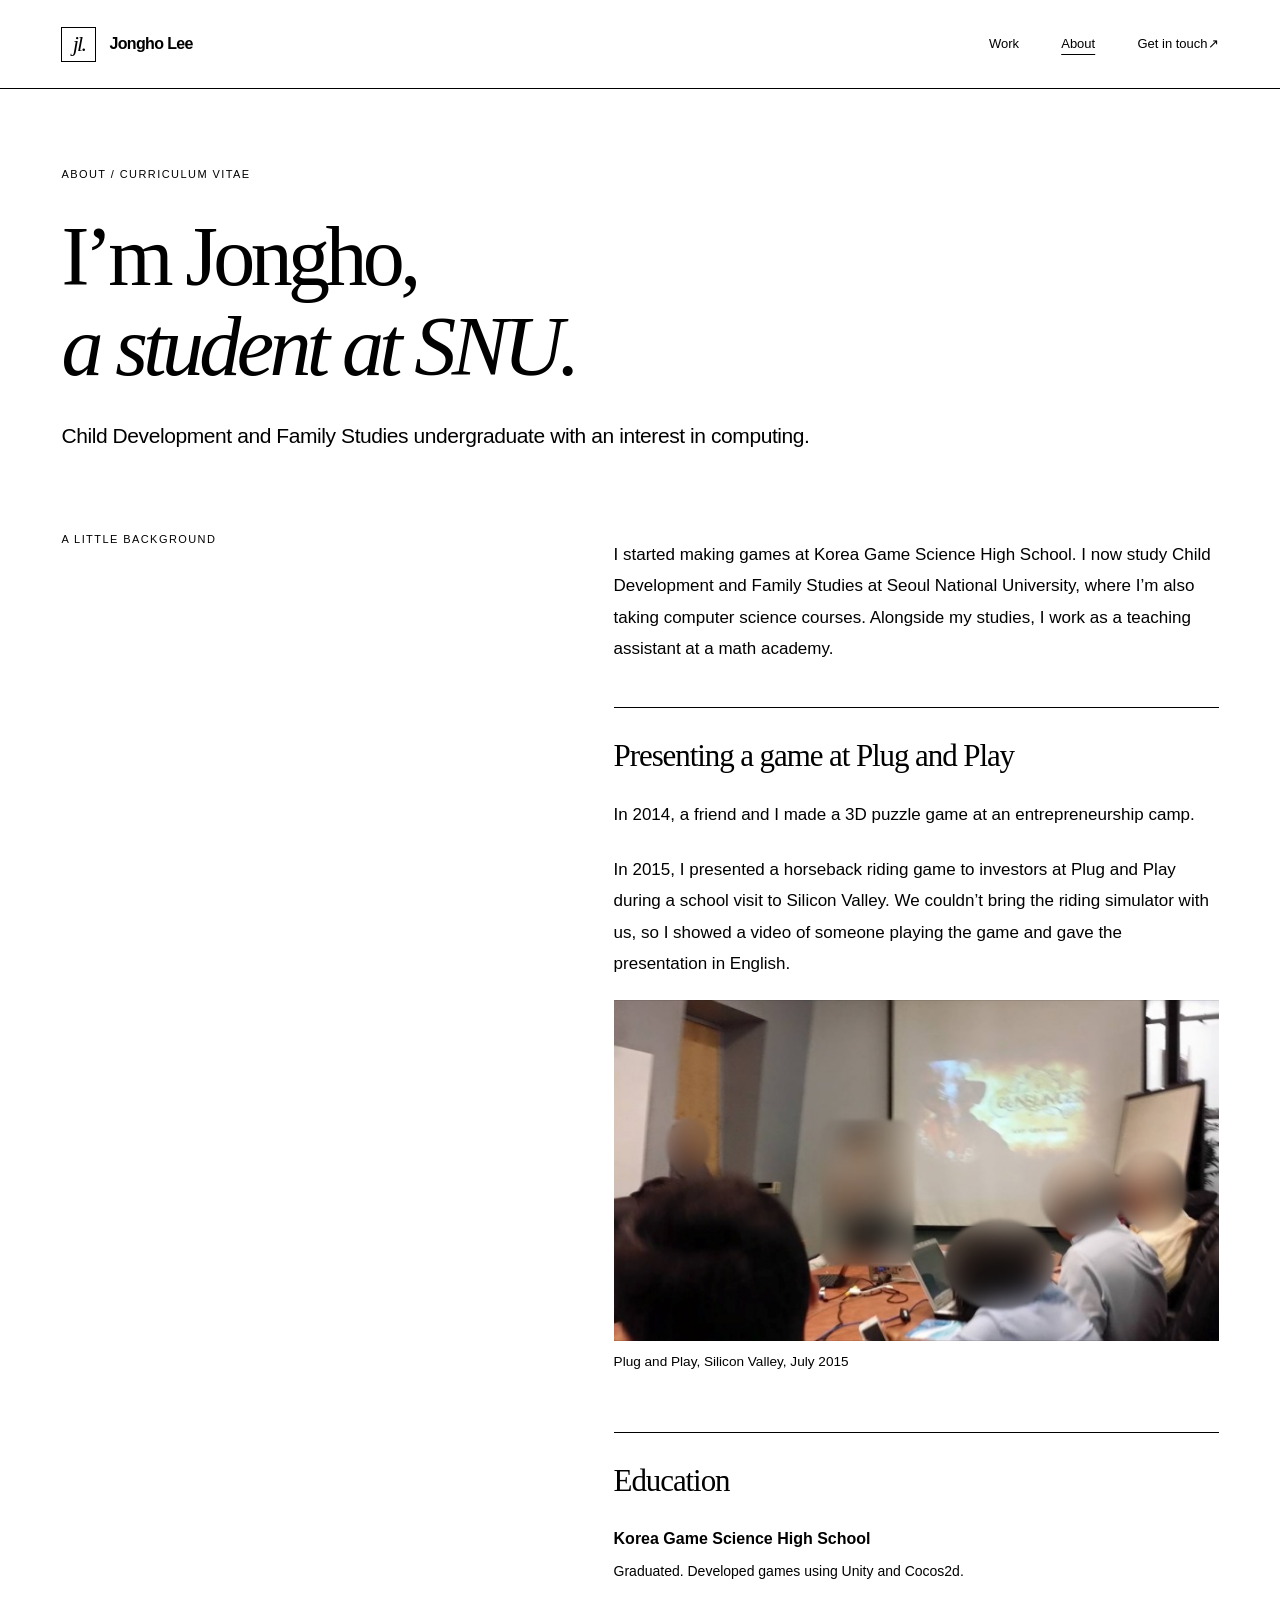
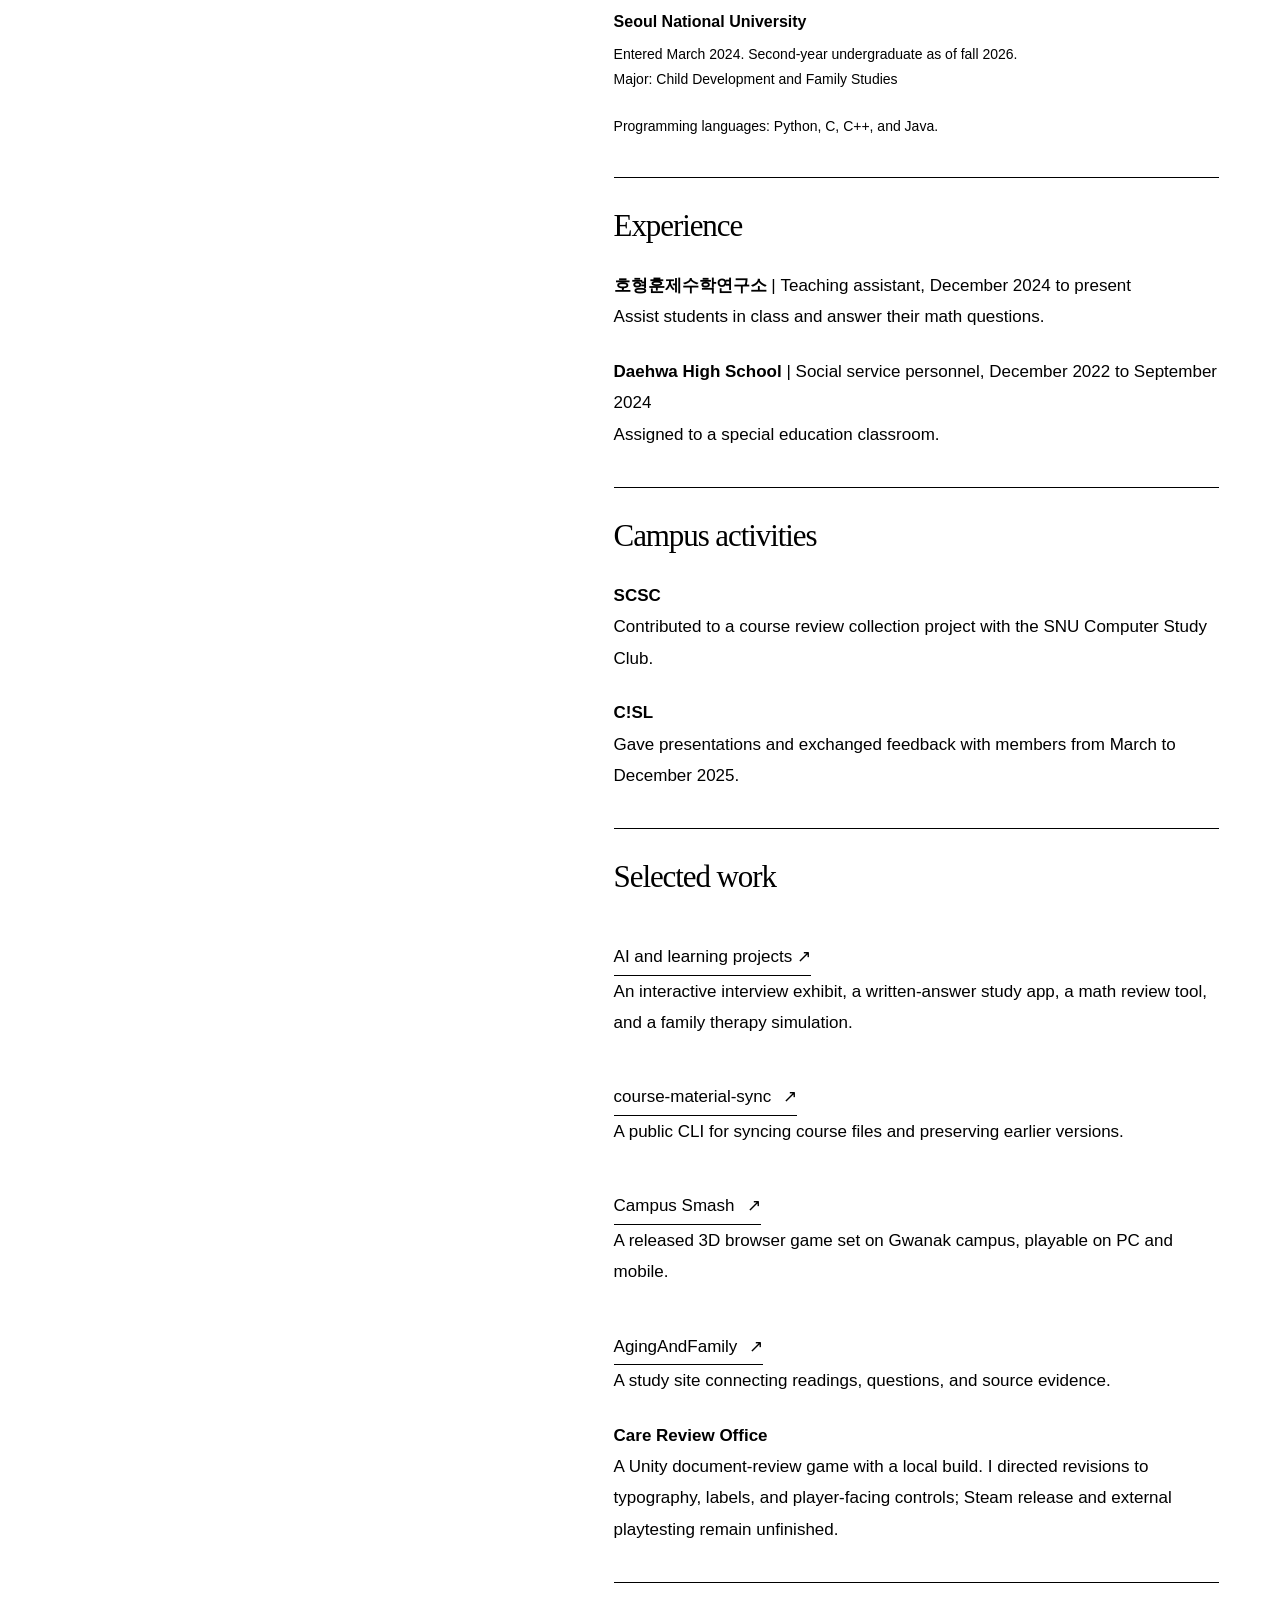
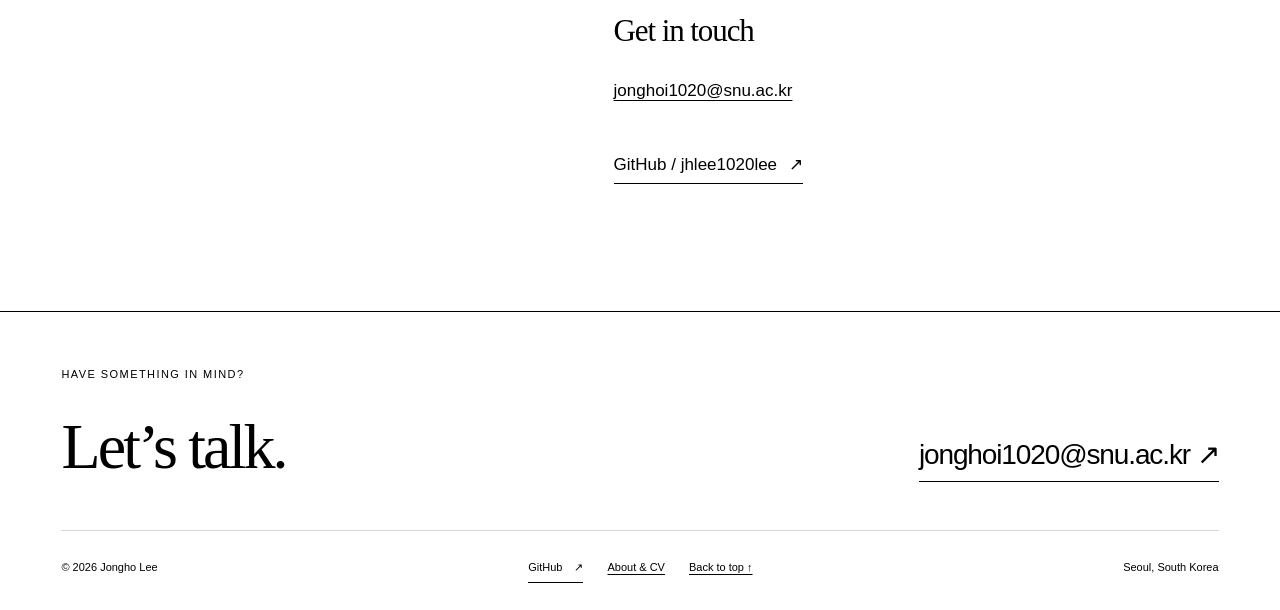
<file: about.html>
<!doctype html>
<html lang="en"><head><meta charset="utf-8"><meta name="viewport" content="width=device-width, initial-scale=1"><meta name="color-scheme" content="light"><meta name="description" content="Jongho Lee’s education and personal projects. Child Development and Family Studies at SNU; graduate of Korea Game Science High School."><meta name="theme-color" content="#ffffff"><title>About &amp; CV | Jongho Lee</title><link rel="canonical" href="https://jhlee1020lee.github.io/about.html"><meta property="og:type" content="website"><meta property="og:title" content="About &amp; CV | Jongho Lee"><meta property="og:description" content="Jongho Lee’s education and personal projects. Child Development and Family Studies at SNU; graduate of Korea Game Science High School."><meta property="og:url" content="https://jhlee1020lee.github.io/about.html"><link rel="icon" href="assets/favicon.svg" type="image/svg+xml"><link rel="stylesheet" href="assets/site.css"><script src="assets/site.js" defer></script><style>.pitch-photo{margin:1.3rem 0}.pitch-photo img{display:block;width:100%;max-width:679px;height:auto}.pitch-photo figcaption{margin-top:.5rem;font-size:.85rem}</style></head>
<body><a class="skip-link" href="#main">Skip to content</a><header class="site-header"><div class="wrap"><a class="brand" href="index.html" aria-label="Jongho Lee home"><span class="brand-monogram" aria-hidden="true">jl.</span><span>Jongho Lee</span></a><button class="menu-toggle" aria-label="Open navigation" aria-expanded="false" aria-controls="site-nav">Menu <span aria-hidden="true">+</span></button><nav class="site-nav" id="site-nav" aria-label="Main navigation"><a href="index.html#work">Work</a><a href="about.html" aria-current="page">About</a><a href="mailto:jonghoi1020@snu.ac.kr">Get in touch <span class="arrow" aria-hidden="true">↗</span></a></nav></div></header>
<main id="main"><section class="wrap article-header"><p class="eyebrow">About / Curriculum vitae</p><h1 class="article-title">I’m Jongho,<br><em>a student at SNU.</em></h1><p class="article-deck">Child Development and Family Studies undergraduate with an interest in computing.</p></section><section class="wrap about-grid"><div class="about-heading"><p class="section-kicker">A little background</p></div><div class="about-copy"><p>I started making games at Korea Game Science High School. I now study Child Development and Family Studies at Seoul National University, where I’m also taking computer science courses. Alongside my studies, I work as a teaching assistant at a math academy.</p><section class="cv-section" id="plug-and-play"><h2>Presenting a game at Plug and Play</h2><p>In 2014, a friend and I made a 3D puzzle game at an entrepreneurship camp.</p><p>In 2015, I presented a horseback riding game to investors at Plug and Play during a school visit to Silicon Valley. We couldn’t bring the riding simulator with us, so I showed a video of someone playing the game and gave the presentation in English.</p><figure class="pitch-photo"><img src="assets/plug-and-play-2015.jpg" width="679" height="382" alt="Presenting at Plug and Play in Silicon Valley in 2015"><figcaption>Plug and Play, Silicon Valley, July 2015</figcaption></figure></section><section class="cv-section" id="education"><h2>Education</h2><dl class="education-list"><div><dt>Korea Game Science High School</dt><dd>Graduated. Developed games using Unity and Cocos2d.</dd></div><div><dt>Seoul National University</dt><dd>Entered March 2024. Second-year undergraduate as of fall 2026.<br>Major: Child Development and Family Studies</dd></div></dl><p>Programming languages: Python, C, C++, and Java.</p></section><section class="cv-section"><h2>Experience</h2><p><strong>호형훈제수학연구소</strong> | Teaching assistant, December 2024 to present<br> Assist students in class and answer their math questions.</p><p><strong>Daehwa High School</strong> | Social service personnel, December 2022 to September 2024<br> Assigned to a special education classroom.</p></section><section class="cv-section"><h2>Campus activities</h2><p><strong>SCSC</strong><br> Contributed to a course review collection project with the SNU Computer Study Club.</p><p><strong>C!SL</strong><br> Gave presentations and exchanged feedback with members from March to December 2025.</p></section><section class="cv-section"><h2>Selected work</h2><p><a class="text-link" href="index.html#software-projects">AI and learning projects ↗</a><br> An interactive interview exhibit, a written-answer study app, a math review tool, and a family therapy simulation.</p><p><a class="text-link" href="work/course-material-sync.html">course-material-sync <span class="arrow" aria-hidden="true">↗</span></a><br> A public CLI for syncing course files and preserving earlier versions.</p><p><a class="text-link" href="index.html#school-crash">Campus Smash <span class="arrow" aria-hidden="true">↗</span></a><br> A released 3D browser game set on Gwanak campus, playable on PC and mobile.</p><p><a class="text-link" href="work/aging-and-family.html">AgingAndFamily <span class="arrow" aria-hidden="true">↗</span></a><br> A study site connecting readings, questions, and source evidence.</p><p><strong>Care Review Office</strong><br> A Unity document-review game with a local build. I directed revisions to typography, labels, and player-facing controls; Steam release and external playtesting remain unfinished.</p></section><section class="cv-section"><h2>Get in touch</h2><p><a href="mailto:jonghoi1020@snu.ac.kr">jonghoi1020@snu.ac.kr</a></p><p><a class="text-link" href="https://github.com/jhlee1020lee" target="_blank" rel="noopener noreferrer">GitHub / jhlee1020lee <span class="arrow" aria-hidden="true">↗</span><span class="sr-only"> (opens in a new tab)</span></a></p></section></div></section></main>
<footer class="site-footer"><div class="wrap"><div class="footer-top"><div><p class="eyebrow">Have something in mind?</p><h2 class="footer-title">Let’s talk.</h2></div><a class="contact-link" href="mailto:jonghoi1020@snu.ac.kr">jonghoi1020@snu.ac.kr <span class="arrow" aria-hidden="true">↗</span></a></div><div class="footer-bottom"><p>© 2026 Jongho Lee</p><div class="footer-links"><a class="text-link" href="https://github.com/jhlee1020lee" target="_blank" rel="noopener noreferrer">GitHub <span class="arrow" aria-hidden="true">↗</span><span class="sr-only"> (opens in a new tab)</span></a><a href="about.html">About &amp; CV</a><a href="#main">Back to top ↑</a></div><p>Seoul, South Korea</p></div></div></footer></body></html>
</file>
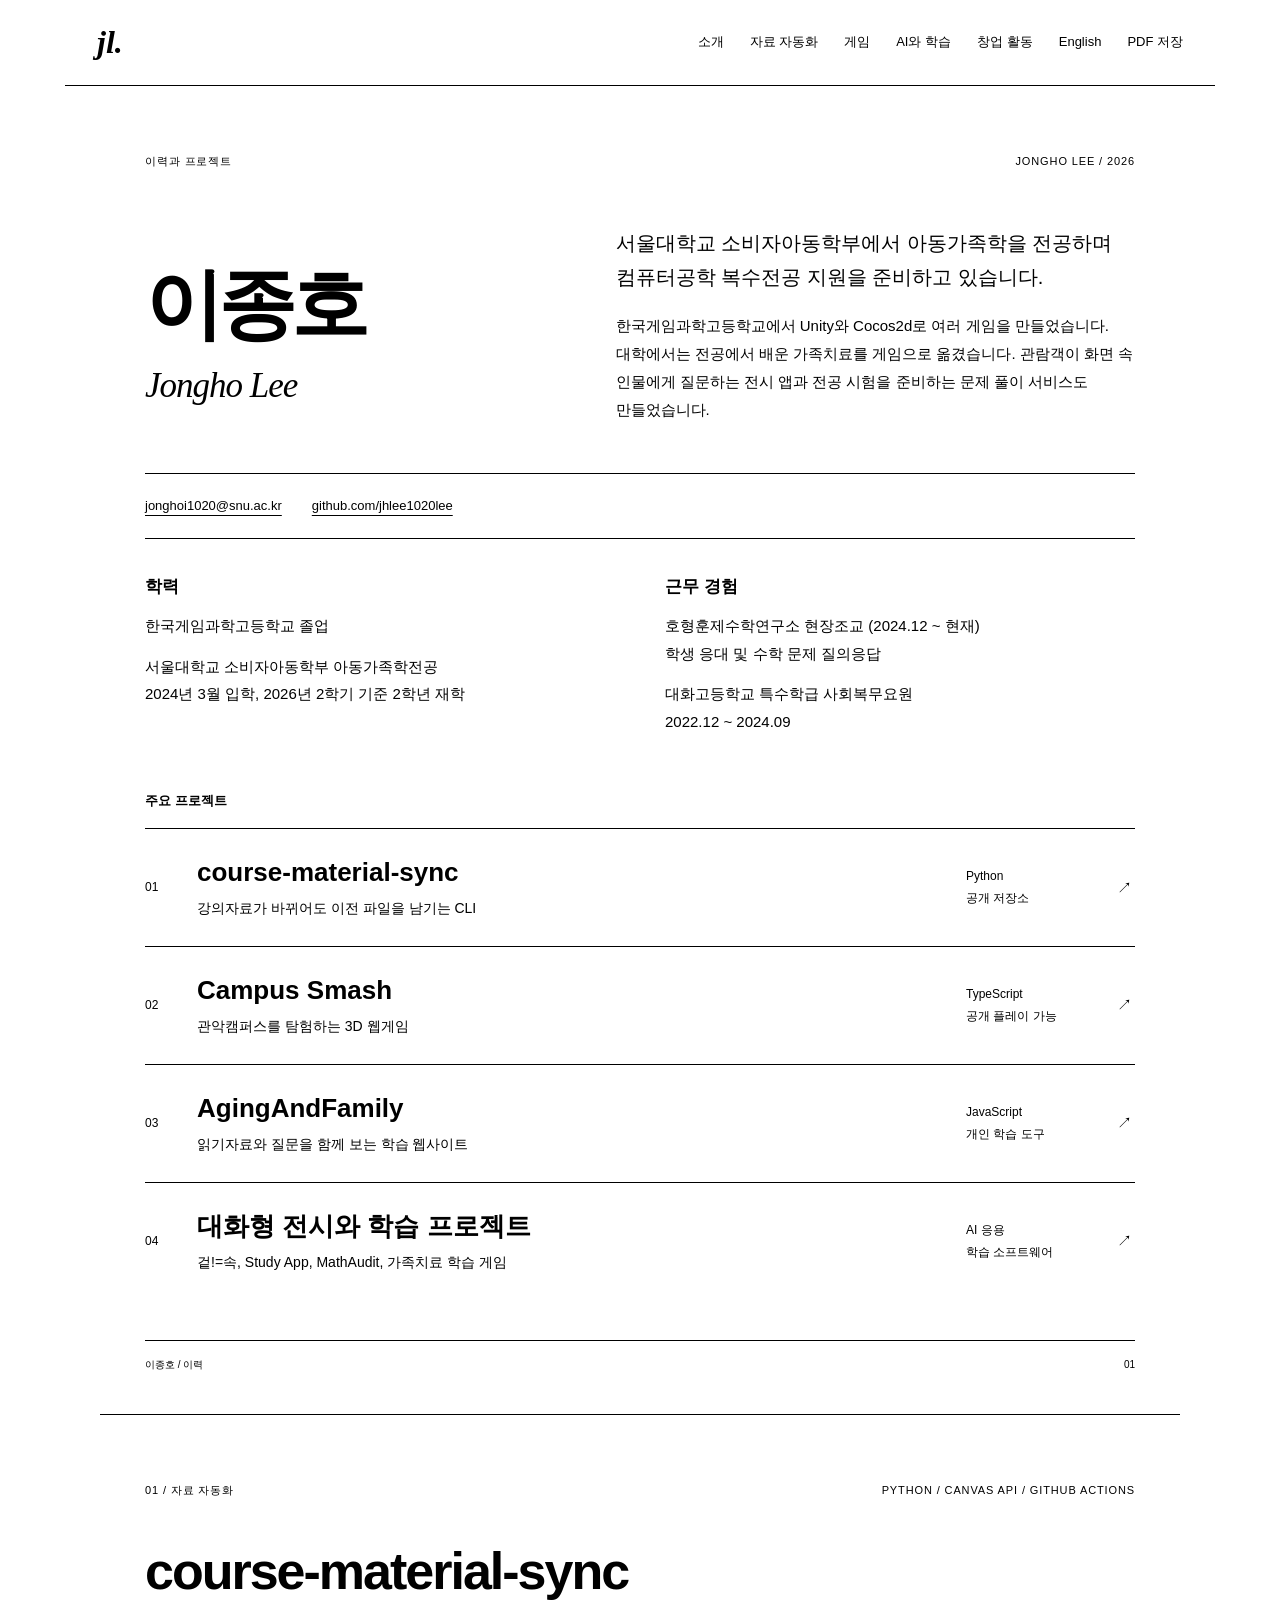
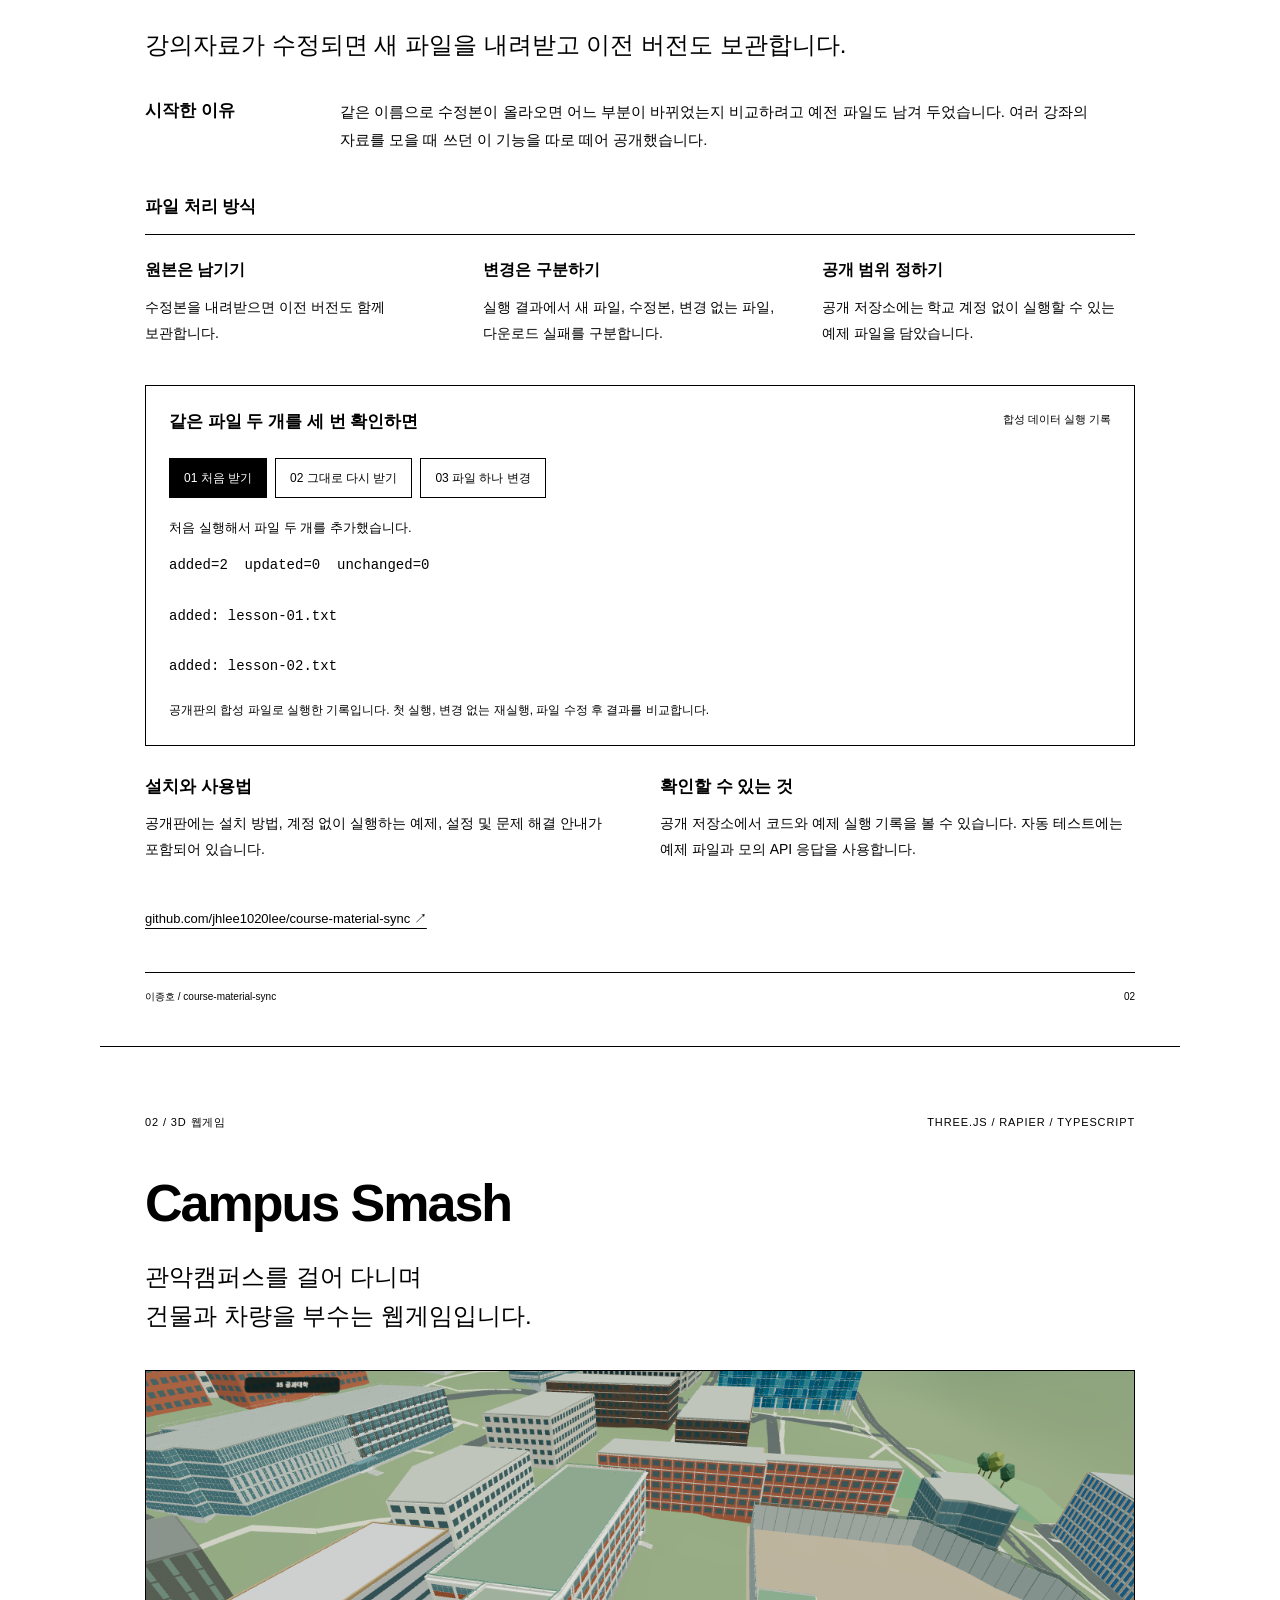
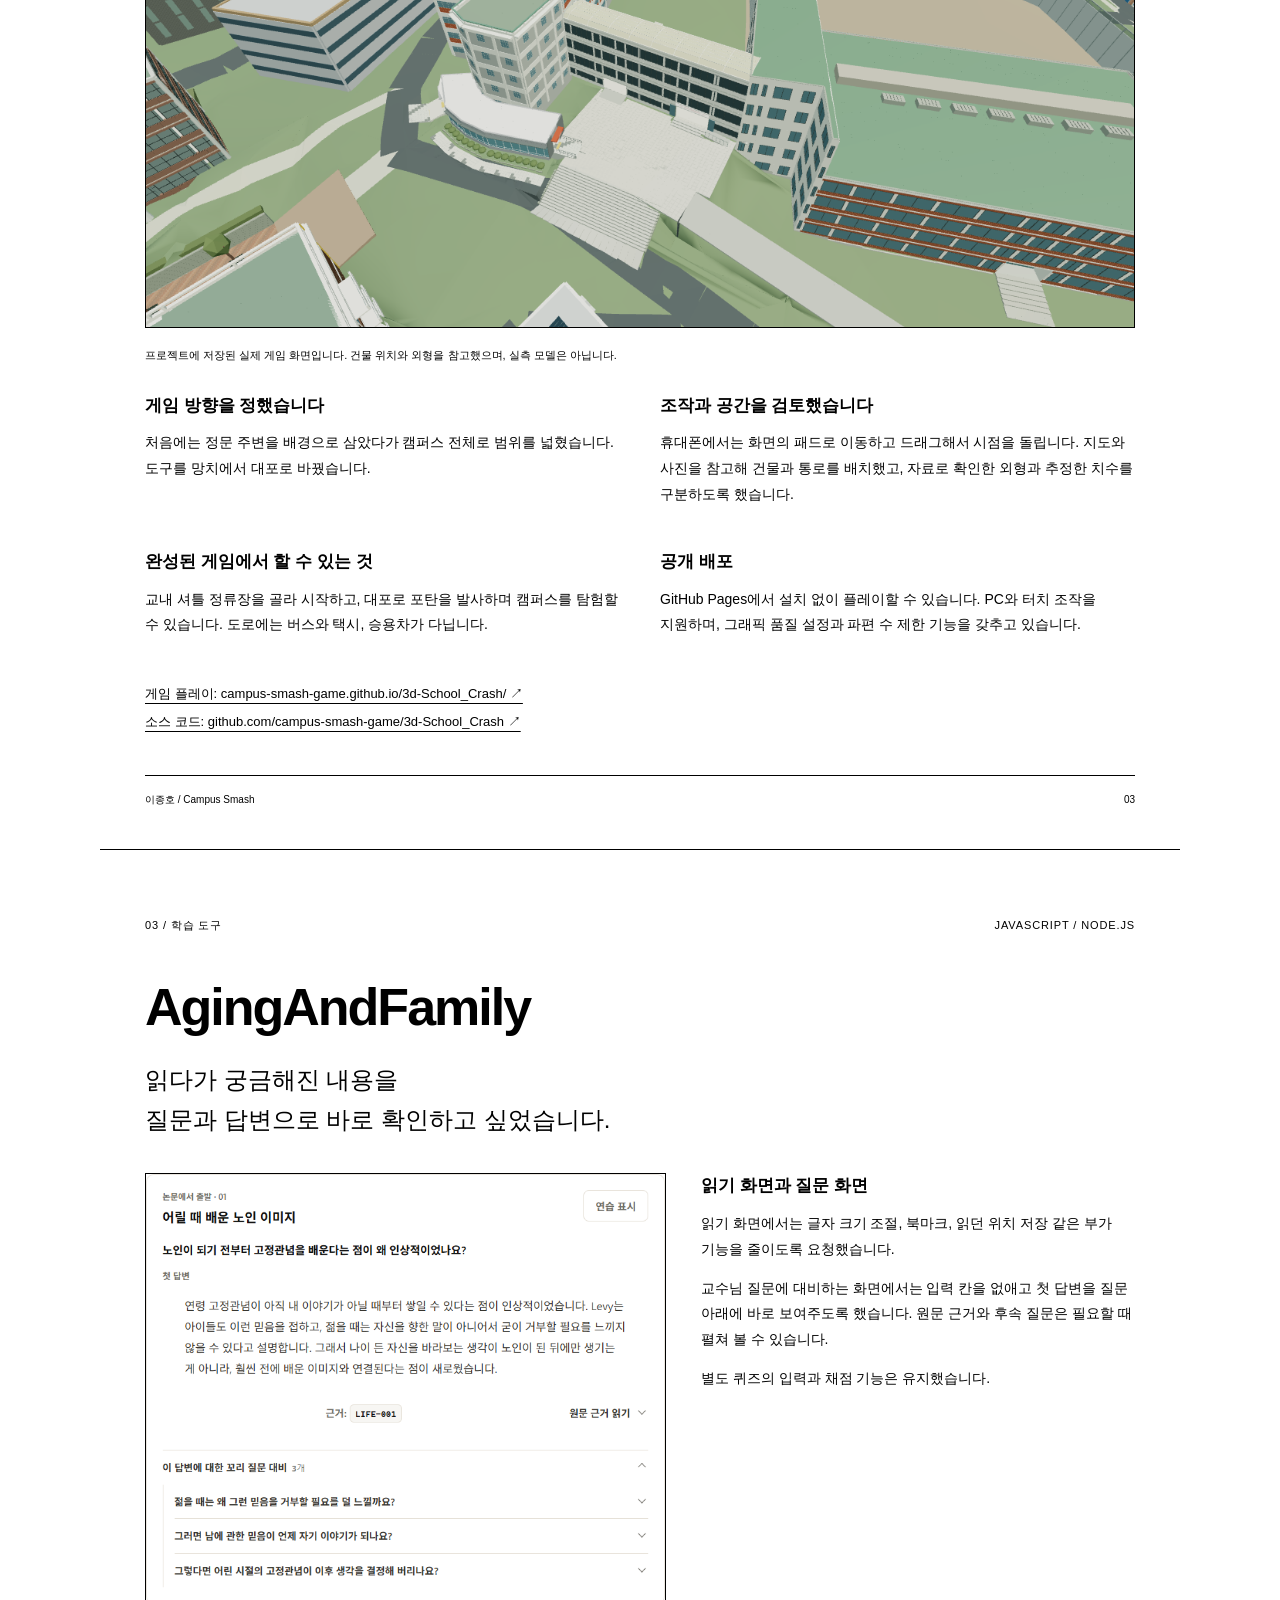
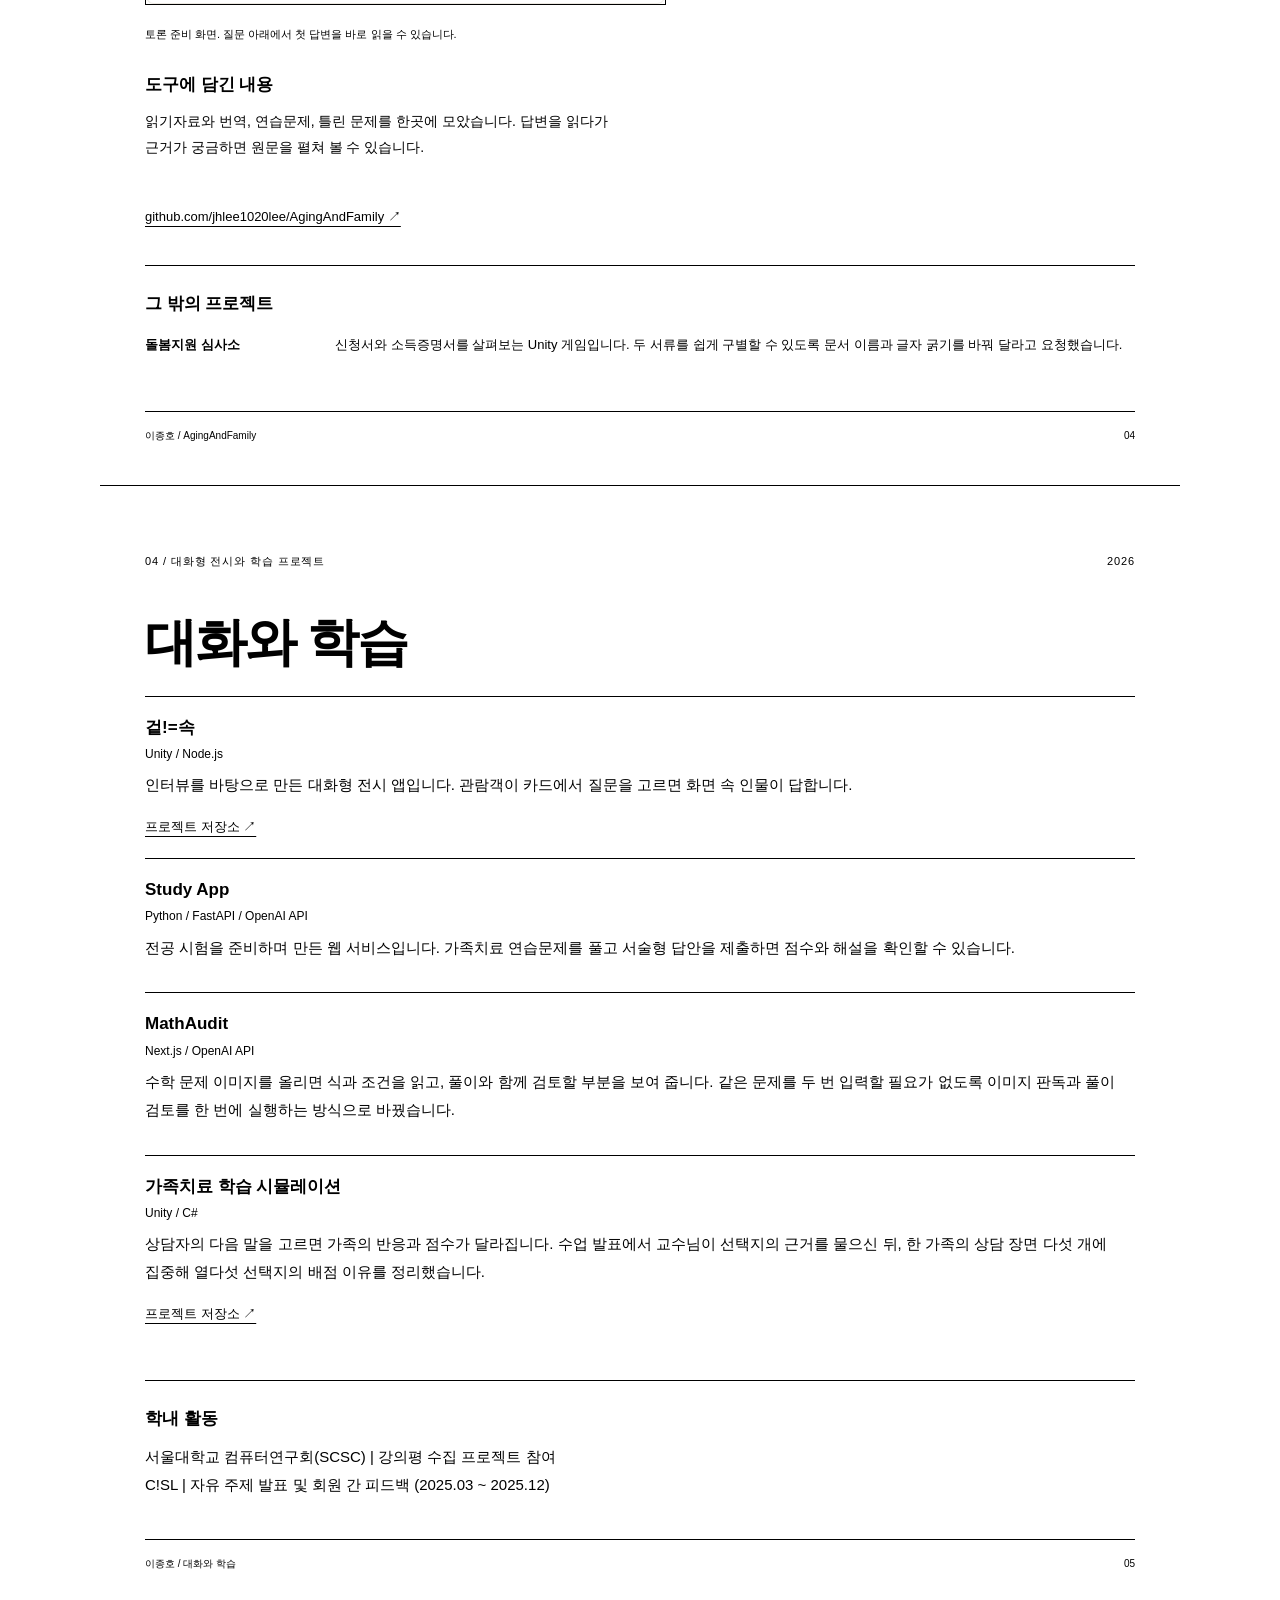
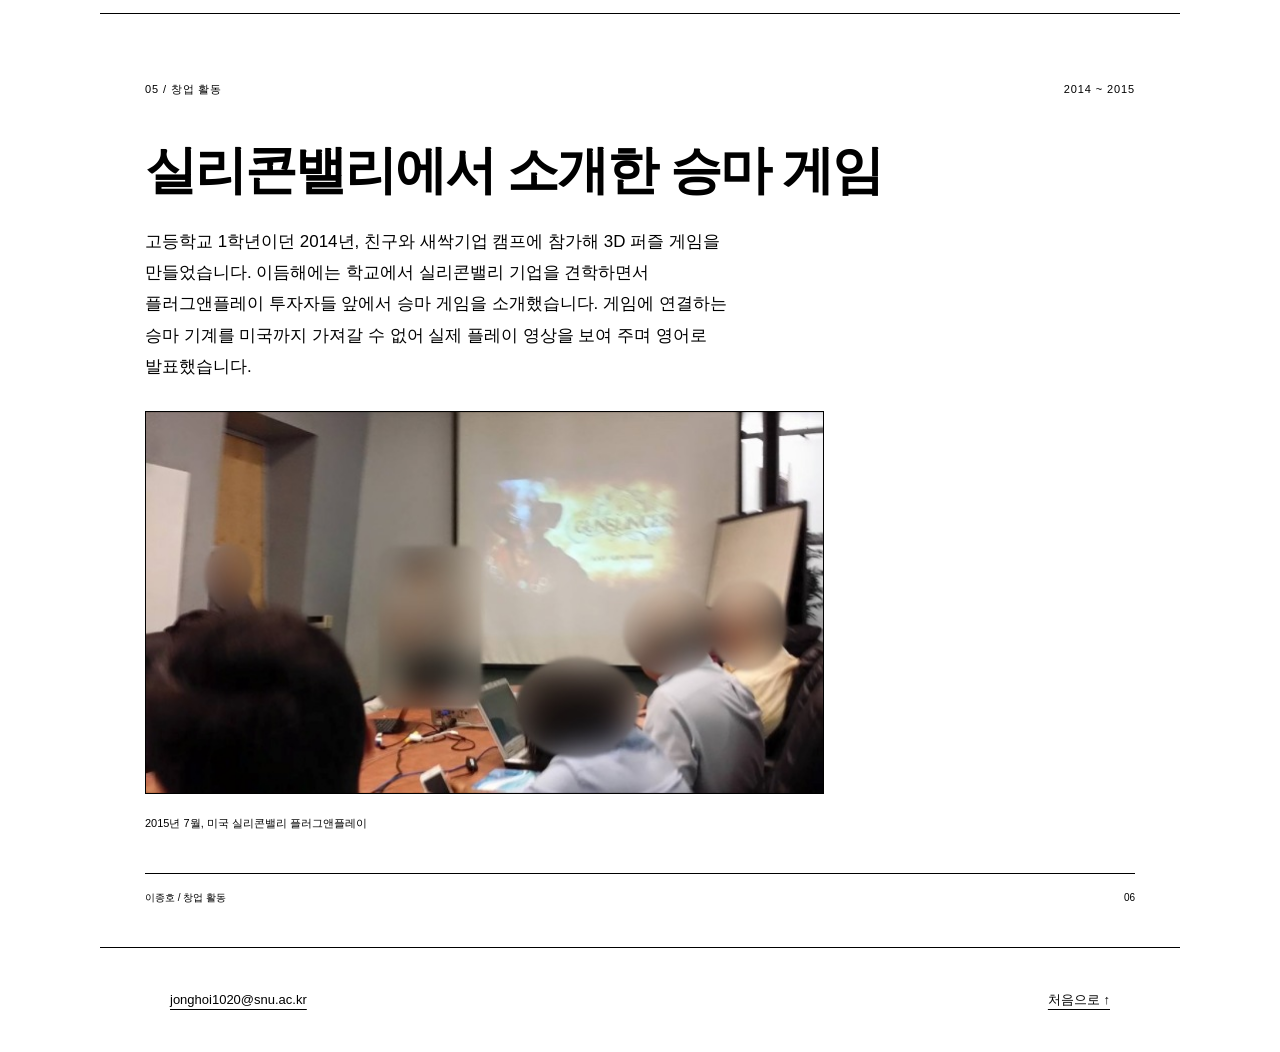
<file: resume.html>
<!doctype html>
<html lang="ko"><head><meta charset="utf-8"><meta name="viewport" content="width=device-width,initial-scale=1"><title>이종호 | 이력과 프로젝트</title><meta name="description" content="서울대학교 아동가족학전공 이종호의 포트폴리오. 대화형 전시, 학습 도구, 자료 자동화와 게임 프로젝트를 소개합니다."><link rel="stylesheet" href="assets/resume.css"><script src="assets/resume.js" defer></script><style>.pitch-body{max-width:65ch;font-size:1.06rem;margin:1.5rem 0}.pitch-photo{margin:1.8rem 0}.pitch-photo img{max-width:679px;height:auto}.pitch-photo figcaption{margin-top:.6rem}@media print{.pitch-body{font-size:11pt}.pitch-photo img{max-width:150mm}}</style></head>
<body><header class="nav"><a href="index.html" class="brand">jl.</a><nav><a href="#profile">소개</a><a href="#sync">자료 자동화</a><a href="#campus">게임</a><a href="#software">AI와 학습</a><a href="#pitch">창업 활동</a><a href="index.html">English</a><a href="assets/jongho-lee-portfolio.pdf" download>PDF 저장</a></nav></header>
<main>
<section class="sheet cover" id="profile"><div class="folio"><span>이력과 프로젝트</span><span>JONGHO LEE / 2026</span></div>
<div class="identity"><h1>이종호<span>Jongho Lee</span></h1><div class="intro"><p>서울대학교 소비자아동학부에서 아동가족학을 전공하며 컴퓨터공학 복수전공 지원을 준비하고 있습니다.</p><p>한국게임과학고등학교에서 Unity와 Cocos2d로 여러 게임을 만들었습니다. 대학에서는 전공에서 배운 가족치료를 게임으로 옮겼습니다. 관람객이 화면 속 인물에게 질문하는 전시 앱과 전공 시험을 준비하는 문제 풀이 서비스도 만들었습니다.</p></div></div>
<div class="contact"><a href="mailto:jonghoi1020@snu.ac.kr">jonghoi1020@snu.ac.kr</a><a href="https://github.com/jhlee1020lee">github.com/jhlee1020lee</a></div>
<div class="profile-grid"><div><h2>학력</h2><p>한국게임과학고등학교 졸업</p><p>서울대학교 소비자아동학부 아동가족학전공<br>2024년 3월 입학, 2026년 2학기 기준 2학년 재학</p></div><div><h2>근무 경험</h2><p>호형훈제수학연구소 현장조교 (2024.12 ~ 현재)<br>학생 응대 및 수학 문제 질의응답</p><p>대화고등학교 특수학급 사회복무요원<br>2022.12 ~ 2024.09</p></div></div>
<h2 class="work-label">주요 프로젝트</h2>
<a class="work-entry" href="#sync"><span class="number">01</span><div><h3>course-material-sync</h3><p>강의자료가 바뀌어도 이전 파일을 남기는 CLI</p></div><span class="kind">Python<br>공개 저장소</span><span aria-hidden="true">↗</span></a>
<a class="work-entry" href="#campus"><span class="number">02</span><div><h3>Campus Smash</h3><p>관악캠퍼스를 탐험하는 3D 웹게임</p></div><span class="kind">TypeScript<br>공개 플레이 가능</span><span aria-hidden="true">↗</span></a>
<a class="work-entry" href="#learning"><span class="number">03</span><div><h3>AgingAndFamily</h3><p>읽기자료와 질문을 함께 보는 학습 웹사이트</p></div><span class="kind">JavaScript<br>개인 학습 도구</span><span aria-hidden="true">↗</span></a>

<a class="work-entry" href="#software"><span class="number">04</span><div><h3>대화형 전시와 학습 프로젝트</h3><p>겉!=속, Study App, MathAudit, 가족치료 학습 게임</p></div><span class="kind">AI 응용<br>학습 소프트웨어</span><span aria-hidden="true">↗</span></a>
<footer class="page-foot"><span>이종호 / 이력</span><span>01</span></footer></section>

<section class="sheet" id="sync"><div class="folio"><span>01 / 자료 자동화</span><span>PYTHON / CANVAS API / GITHUB ACTIONS</span></div><h2 class="case-title">course-material-sync</h2><p class="deck">강의자료가 수정되면 새 파일을 내려받고 이전 버전도 보관합니다.</p>
<div class="case-intro"><h3>시작한 이유</h3><p>같은 이름으로 수정본이 올라오면 어느 부분이 바뀌었는지 비교하려고 예전 파일도 남겨 두었습니다. 여러 강좌의 자료를 모을 때 쓰던 이 기능을 따로 떼어 공개했습니다.</p></div>
<h3 class="section-label">파일 처리 방식</h3><div class="decisions"><div><b>원본은 남기기</b><p>수정본을 내려받으면 이전 버전도 함께 보관합니다.</p></div><div><b>변경은 구분하기</b><p>실행 결과에서 새 파일, 수정본, 변경 없는 파일, 다운로드 실패를 구분합니다.</p></div><div><b>공개 범위 정하기</b><p>공개 저장소에는 학교 계정 없이 실행할 수 있는 예제 파일을 담았습니다.</p></div></div>
<div class="recording"><div class="recording-top"><h3>같은 파일 두 개를 세 번 확인하면</h3><span>합성 데이터 실행 기록</span></div><div class="run-tabs" role="group" aria-label="실행 기록 선택"><button data-run="0" aria-pressed="true">01 처음 받기</button><button data-run="1" aria-pressed="false">02 그대로 다시 받기</button><button data-run="2" aria-pressed="false">03 파일 하나 변경</button></div><p id="run-context" aria-live="polite">처음 실행해서 파일 두 개를 추가했습니다.</p><pre id="run-output">added=2  updated=0  unchanged=0
added: lesson-01.txt
added: lesson-02.txt</pre><div class="print-runs"><div><b>처음 받기</b><span>추가 2</span></div><div><b>변경 없이 재실행</b><span>동일 2</span></div><div><b>한 파일 수정 후</b><span>변경 1 / 동일 1</span></div></div><p class="caption">공개판의 합성 파일로 실행한 기록입니다. 첫 실행, 변경 없는 재실행, 파일 수정 후 결과를 비교합니다.</p></div>
<div class="case-bottom"><div><h3>설치와 사용법</h3><p>공개판에는 설치 방법, 계정 없이 실행하는 예제, 설정 및 문제 해결 안내가 포함되어 있습니다.</p></div><div><h3>확인할 수 있는 것</h3><p>공개 저장소에서 코드와 예제 실행 기록을 볼 수 있습니다. 자동 테스트에는 예제 파일과 모의 API 응답을 사용합니다.</p></div></div>
<a class="repo" href="https://github.com/jhlee1020lee/course-material-sync">github.com/jhlee1020lee/course-material-sync ↗</a><footer class="page-foot"><span>이종호 / course-material-sync</span><span>02</span></footer></section>

<section class="sheet" id="campus"><div class="folio"><span>02 / 3D 웹게임</span><span>THREE.JS / RAPIER / TYPESCRIPT</span></div><h2 class="case-title">Campus Smash</h2><p class="deck">관악캠퍼스를 걸어 다니며<br>건물과 차량을 부수는 웹게임입니다.</p>
<figure class="campus-image"><img src="assets/campus-smash.png" width="1280" height="720" alt="Campus Smash에 구현된 서울대학교 공대 건물과 주변 도로"><figcaption>프로젝트에 저장된 실제 게임 화면입니다. 건물 위치와 외형을 참고했으며, 실측 모델은 아닙니다.</figcaption></figure>
<div class="case-bottom"><div><h3>게임 방향을 정했습니다</h3><p>처음에는 정문 주변을 배경으로 삼았다가 캠퍼스 전체로 범위를 넓혔습니다. 도구를 망치에서 대포로 바꿨습니다.</p></div><div><h3>조작과 공간을 검토했습니다</h3><p>휴대폰에서는 화면의 패드로 이동하고 드래그해서 시점을 돌립니다. 지도와 사진을 참고해 건물과 통로를 배치했고, 자료로 확인한 외형과 추정한 치수를 구분하도록 했습니다.</p></div></div>
<div class="case-bottom"><div><h3>완성된 게임에서 할 수 있는 것</h3><p>교내 셔틀 정류장을 골라 시작하고, 대포로 포탄을 발사하며 캠퍼스를 탐험할 수 있습니다. 도로에는 버스와 택시, 승용차가 다닙니다.</p></div><div><h3>공개 배포</h3><p>GitHub Pages에서 설치 없이 플레이할 수 있습니다. PC와 터치 조작을 지원하며, 그래픽 품질 설정과 파편 수 제한 기능을 갖추고 있습니다.</p></div></div>

<p><a class="repo" href="https://campus-smash-game.github.io/3d-School_Crash/">게임 플레이: campus-smash-game.github.io/3d-School_Crash/ ↗</a><br><a class="repo" href="https://github.com/campus-smash-game/3d-School_Crash">소스 코드: github.com/campus-smash-game/3d-School_Crash ↗</a></p>
<footer class="page-foot"><span>이종호 / Campus Smash</span><span>03</span></footer></section>

<section class="sheet" id="learning"><div class="folio"><span>03 / 학습 도구</span><span>JAVASCRIPT / NODE.JS</span></div><h2 class="case-title">AgingAndFamily</h2><p class="deck">읽다가 궁금해진 내용을<br>질문과 답변으로 바로 확인하고 싶었습니다.</p>
<div class="learning-layout"><figure><img src="assets/aging-answer.png" width="744" height="616" alt="질문 아래 첫 답변이 표시되고 원문 근거와 후속 질문을 펼쳐 볼 수 있는 실제 학습 화면"><figcaption>토론 준비 화면. 질문 아래에서 첫 답변을 바로 읽을 수 있습니다.</figcaption></figure><div class="learning-copy"><h3>읽기 화면과 질문 화면</h3><p>읽기 화면에서는 글자 크기 조절, 북마크, 읽던 위치 저장 같은 부가 기능을 줄이도록 요청했습니다.</p><p>교수님 질문에 대비하는 화면에서는 입력 칸을 없애고 첫 답변을 질문 아래에 바로 보여주도록 했습니다. 원문 근거와 후속 질문은 필요할 때 펼쳐 볼 수 있습니다.</p><p>별도 퀴즈의 입력과 채점 기능은 유지했습니다.</p></div></div>
<div class="case-bottom"><div><h3>도구에 담긴 내용</h3><p>읽기자료와 번역, 연습문제, 틀린 문제를 한곳에 모았습니다. 답변을 읽다가 근거가 궁금하면 원문을 펼쳐 볼 수 있습니다.</p></div></div><a class="repo" href="https://github.com/jhlee1020lee/AgingAndFamily">github.com/jhlee1020lee/AgingAndFamily ↗</a>
<div class="games"><h3>그 밖의 프로젝트</h3><div class="game-row"><b>돌봄지원 심사소</b><p>신청서와 소득증명서를 살펴보는 Unity 게임입니다. 두 서류를 쉽게 구별할 수 있도록 문서 이름과 글자 굵기를 바꿔 달라고 요청했습니다.</p></div></div>
<footer class="page-foot"><span>이종호 / AgingAndFamily</span><span>04</span></footer></section>
<section class="sheet" id="software"><div class="folio"><span>04 / 대화형 전시와 학습 프로젝트</span><span>2026</span></div><h2 class="case-title">대화와 학습</h2><article class="project-brief" id="interview"><h3>겉!=속</h3><p class="minor">Unity / Node.js</p><p>인터뷰를 바탕으로 만든 대화형 전시 앱입니다. 관람객이 카드에서 질문을 고르면 화면 속 인물이 답합니다.</p><a class="repo" href="https://github.com/jhlee1020lee/-snu-avatar-chat-prototype">프로젝트 저장소 ↗</a></article>
<article class="project-brief" id="study-app"><h3>Study App</h3><p class="minor">Python / FastAPI / OpenAI API</p><p>전공 시험을 준비하며 만든 웹 서비스입니다. 가족치료 연습문제를 풀고 서술형 답안을 제출하면 점수와 해설을 확인할 수 있습니다.</p></article>
<article class="project-brief" id="mathaudit"><h3>MathAudit</h3><p class="minor">Next.js / OpenAI API</p><p>수학 문제 이미지를 올리면 식과 조건을 읽고, 풀이와 함께 검토할 부분을 보여 줍니다. 같은 문제를 두 번 입력할 필요가 없도록 이미지 판독과 풀이 검토를 한 번에 실행하는 방식으로 바꿨습니다.</p></article>
<article class="project-brief" id="therapy"><h3>가족치료 학습 시뮬레이션</h3><p class="minor">Unity / C#</p><p>상담자의 다음 말을 고르면 가족의 반응과 점수가 달라집니다. 수업 발표에서 교수님이 선택지의 근거를 물으신 뒤, 한 가족의 상담 장면 다섯 개에 집중해 열다섯 선택지의 배점 이유를 정리했습니다.</p><a class="repo" href="https://github.com/jhlee1020lee/FamilyTherapy">프로젝트 저장소 ↗</a></article>
<div class="games"><h3>학내 활동</h3><p>서울대학교 컴퓨터연구회(SCSC) | 강의평 수집 프로젝트 참여<br>C!SL | 자유 주제 발표 및 회원 간 피드백 (2025.03 ~ 2025.12)</p></div><footer class="page-foot"><span>이종호 / 대화와 학습</span><span>05</span></footer></section>
<section class="sheet" id="pitch"><div class="folio"><span>05 / 창업 활동</span><span>2014 ~ 2015</span></div><h2 class="case-title">실리콘밸리에서 소개한 승마 게임</h2><p class="pitch-body">고등학교 1학년이던 2014년, 친구와 새싹기업 캠프에 참가해 3D 퍼즐 게임을 만들었습니다. 이듬해에는 학교에서 실리콘밸리 기업을 견학하면서 플러그앤플레이 투자자들 앞에서 승마 게임을 소개했습니다. 게임에 연결하는 승마 기계를 미국까지 가져갈 수 없어 실제 플레이 영상을 보여 주며 영어로 발표했습니다.</p><figure class="pitch-photo"><img src="assets/plug-and-play-2015.jpg" width="679" height="382" alt="2015년 실리콘밸리 플러그앤플레이에서 승마 게임을 소개하는 모습"><figcaption>2015년 7월, 미국 실리콘밸리 플러그앤플레이</figcaption></figure><footer class="page-foot"><span>이종호 / 창업 활동</span><span>06</span></footer></section></main><footer class="web-footer"><a href="mailto:jonghoi1020@snu.ac.kr">jonghoi1020@snu.ac.kr</a><a href="#profile">처음으로 ↑</a></footer></body></html>
</file>
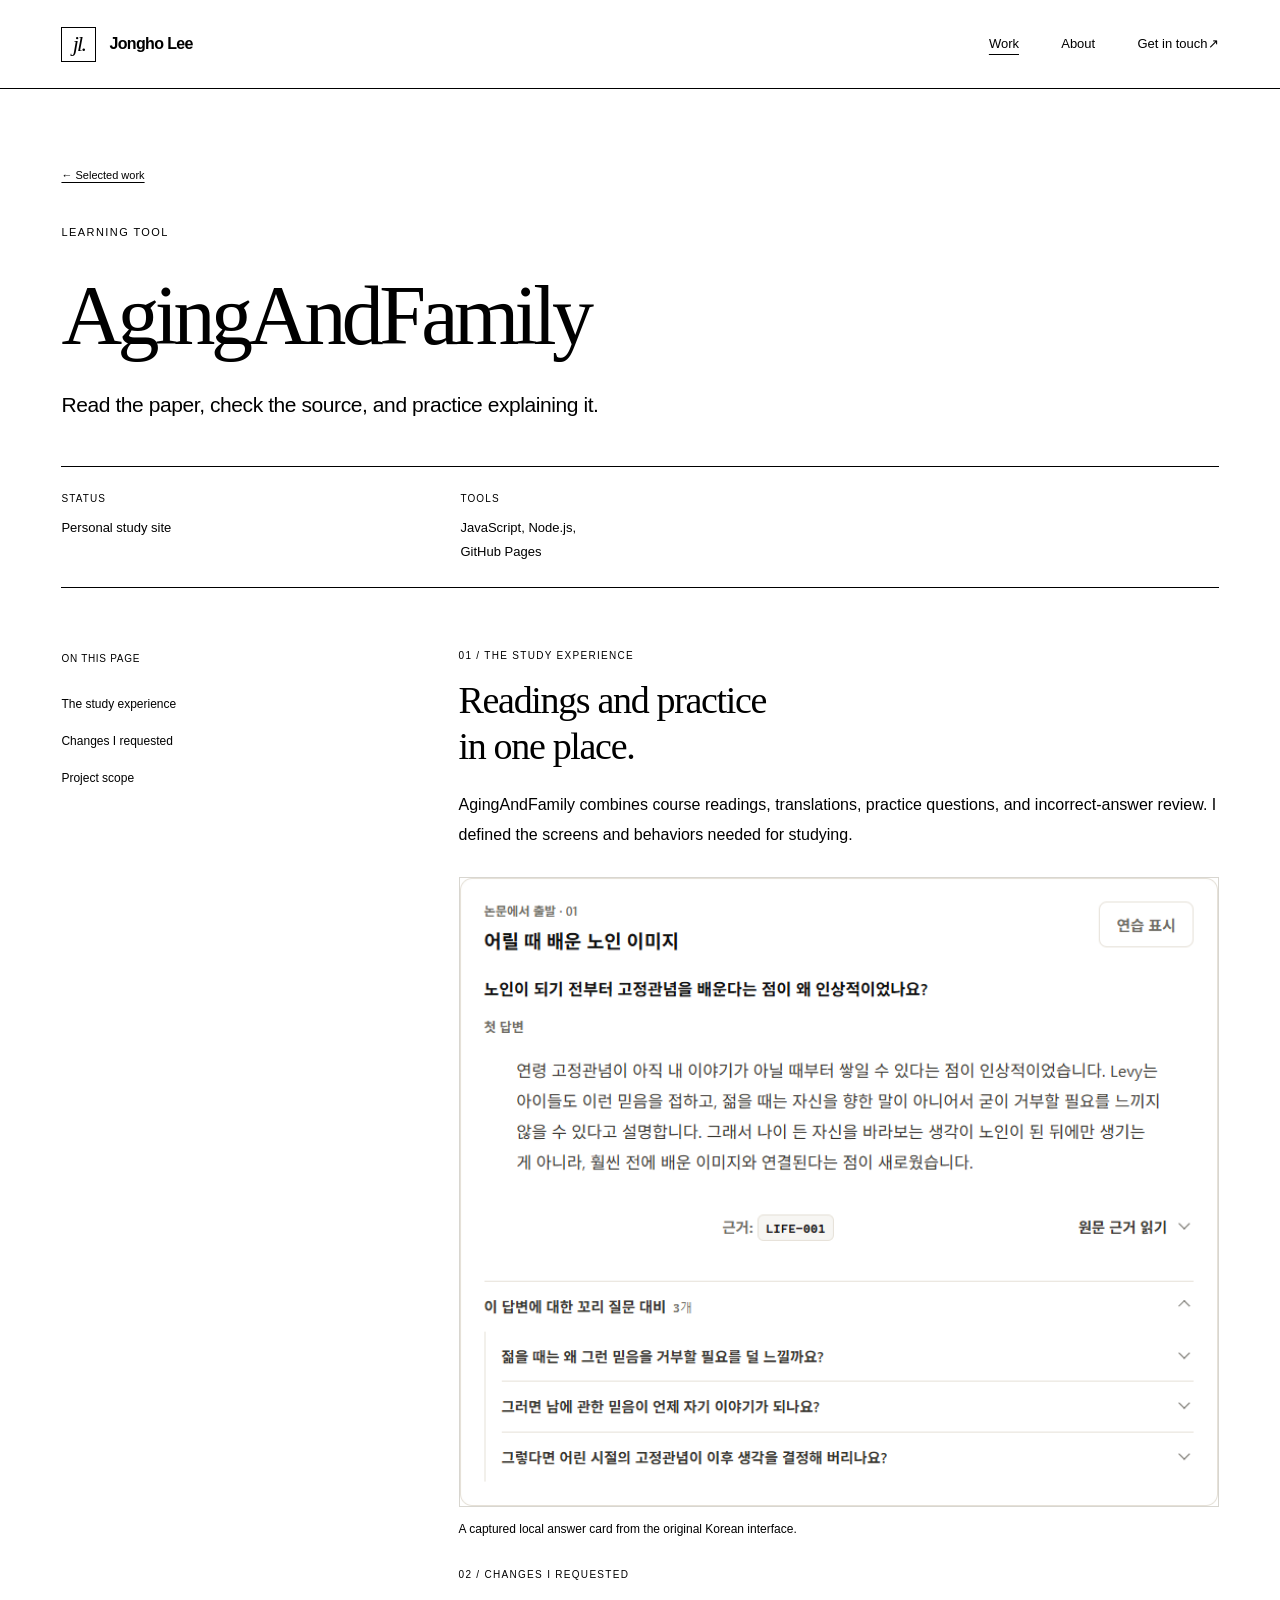
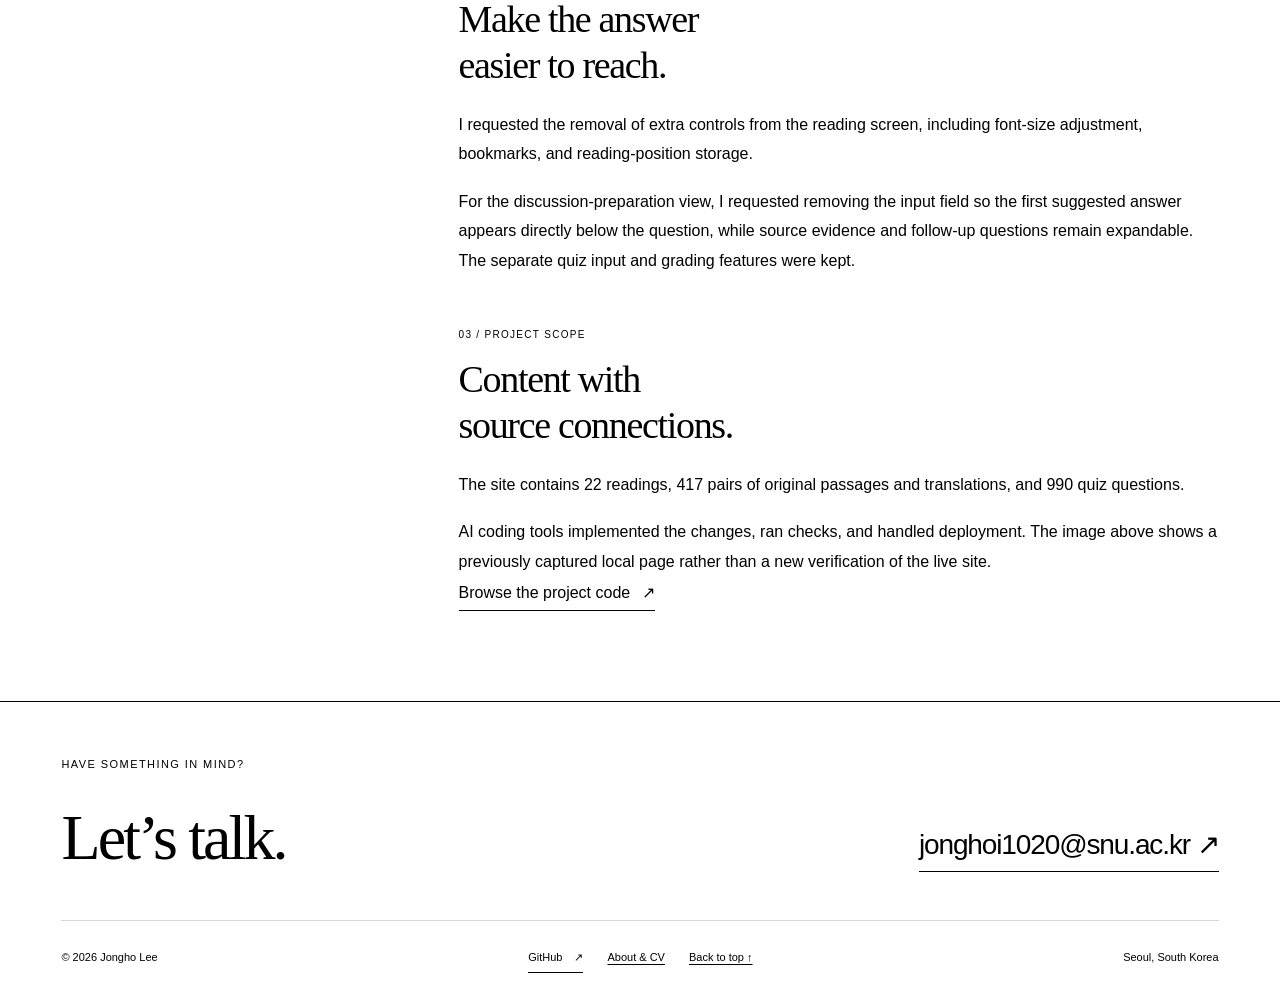
<file: work/aging-and-family.html>
<!doctype html>
<html lang="en"><head><meta charset="utf-8"><meta name="viewport" content="width=device-width, initial-scale=1"><meta name="color-scheme" content="light"><meta name="description" content="A learning site connecting readings, translations, source evidence and practice questions."><meta name="theme-color" content="#ffffff"><title>AgingAndFamily | Jongho Lee</title><link rel="canonical" href="https://jhlee1020lee.github.io/work/aging-and-family.html"><meta property="og:type" content="website"><meta property="og:title" content="AgingAndFamily | Jongho Lee"><meta property="og:description" content="A learning site connecting readings, translations, source evidence and practice questions."><meta property="og:url" content="https://jhlee1020lee.github.io/work/aging-and-family.html"><link rel="icon" href="../assets/favicon.svg" type="image/svg+xml"><link rel="stylesheet" href="../assets/site.css"><script src="../assets/site.js" defer></script></head>
<body><a class="skip-link" href="#main">Skip to content</a><header class="site-header"><div class="wrap"><a class="brand" href="../index.html" aria-label="Jongho Lee home"><span class="brand-monogram" aria-hidden="true">jl.</span><span>Jongho Lee</span></a><button class="menu-toggle" aria-label="Open navigation" aria-expanded="false" aria-controls="site-nav">Menu <span aria-hidden="true">+</span></button><nav class="site-nav" id="site-nav" aria-label="Main navigation"><a href="../index.html#work" aria-current="page">Work</a><a href="../about.html">About</a><a href="mailto:jonghoi1020@snu.ac.kr">Get in touch <span class="arrow" aria-hidden="true">↗</span></a></nav></div></header>
<main id="main"><div class="wrap article-header"><a class="breadcrumb" href="../index.html#work">← Selected work</a><p class="eyebrow">Learning tool</p><h1 class="article-title">AgingAndFamily</h1><p class="article-deck">Read the paper, check the source, and practice explaining it.</p><dl class="project-facts"><div><dt>Status</dt><dd>Personal study site</dd></div><div><dt>Tools</dt><dd>JavaScript, Node.js,<br>GitHub Pages</dd></div></dl></div><div class="wrap article-layout"><nav class="article-toc" aria-label="On this page"><p class="small-label">On this page</p><a href="#reading">The study experience</a><a href="#changes">Changes I requested</a><a href="#scope">Project scope</a></nav><div class="article-body">
<section class="article-section" id="reading"><p class="section-kicker">01 / The study experience</p><h2>Readings and practice<br>in one place.</h2><p>AgingAndFamily combines course readings, translations, practice questions, and incorrect-answer review. I defined the screens and behaviors needed for studying.</p></section>
<figure class="article-image"><img src="../assets/aging-answer.png" alt="A Korean discussion-preparation card with the first suggested answer shown directly below its question, plus expandable source evidence and follow-up questions." width="744" height="616" loading="lazy"><figcaption>A captured local answer card from the original Korean interface.</figcaption></figure>
<section class="article-section" id="changes"><p class="section-kicker">02 / Changes I requested</p><h2>Make the answer<br>easier to reach.</h2><p>I requested the removal of extra controls from the reading screen, including font-size adjustment, bookmarks, and reading-position storage.</p><p>For the discussion-preparation view, I requested removing the input field so the first suggested answer appears directly below the question, while source evidence and follow-up questions remain expandable. The separate quiz input and grading features were kept.</p></section>
<section class="article-section" id="scope"><p class="section-kicker">03 / Project scope</p><h2>Content with<br>source connections.</h2><p>The site contains 22 readings, 417 pairs of original passages and translations, and 990 quiz questions.</p><p>AI coding tools implemented the changes, ran checks, and handled deployment. The image above shows a previously captured local page rather than a new verification of the live site.</p><a class="text-link" href="https://github.com/jhlee1020lee/AgingAndFamily" target="_blank" rel="noopener noreferrer">Browse the project code <span class="arrow" aria-hidden="true">↗</span><span class="sr-only"> (opens in a new tab)</span></a></section>
</div></div></main>
<footer class="site-footer"><div class="wrap"><div class="footer-top"><div><p class="eyebrow">Have something in mind?</p><h2 class="footer-title">Let’s talk.</h2></div><a class="contact-link" href="mailto:jonghoi1020@snu.ac.kr">jonghoi1020@snu.ac.kr <span class="arrow" aria-hidden="true">↗</span></a></div><div class="footer-bottom"><p>© 2026 Jongho Lee</p><div class="footer-links"><a class="text-link" href="https://github.com/jhlee1020lee" target="_blank" rel="noopener noreferrer">GitHub <span class="arrow" aria-hidden="true">↗</span><span class="sr-only"> (opens in a new tab)</span></a><a href="../about.html">About &amp; CV</a><a href="#main">Back to top ↑</a></div><p>Seoul, South Korea</p></div></div></footer></body></html>
</file>
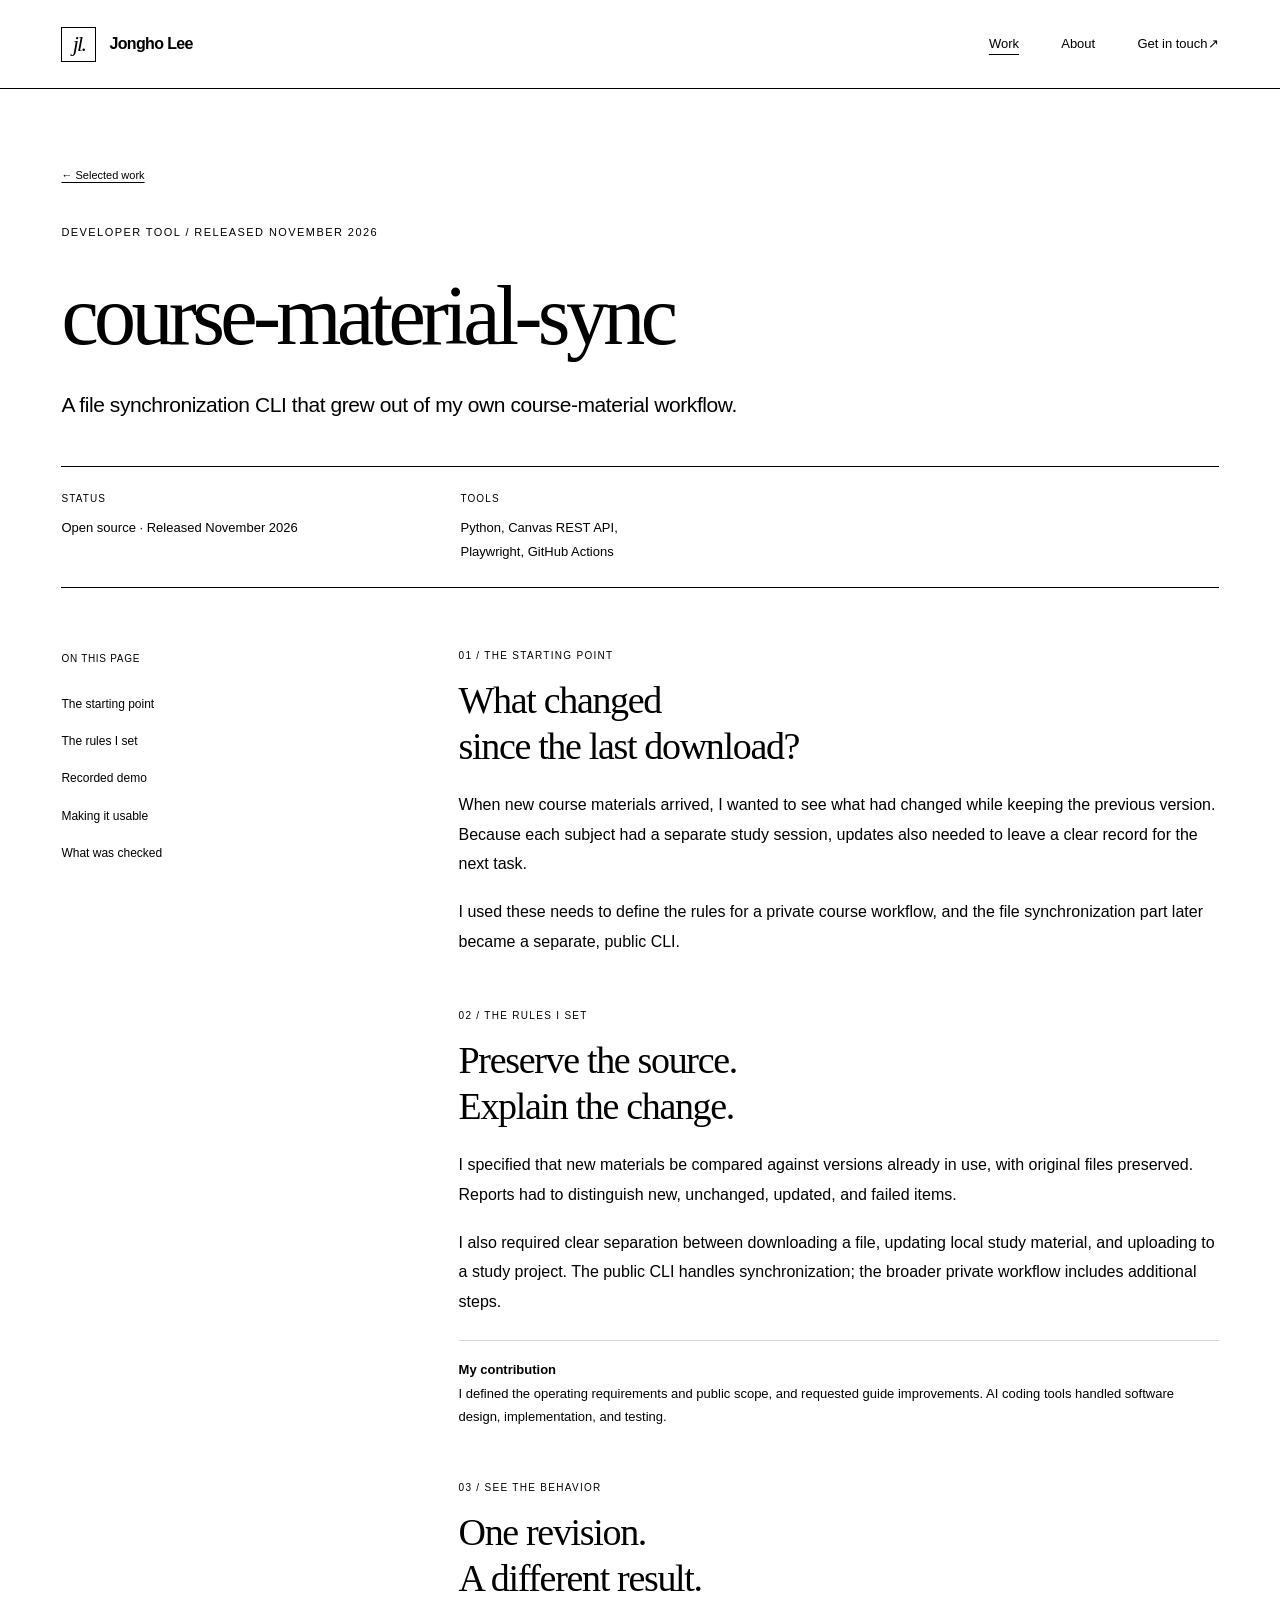
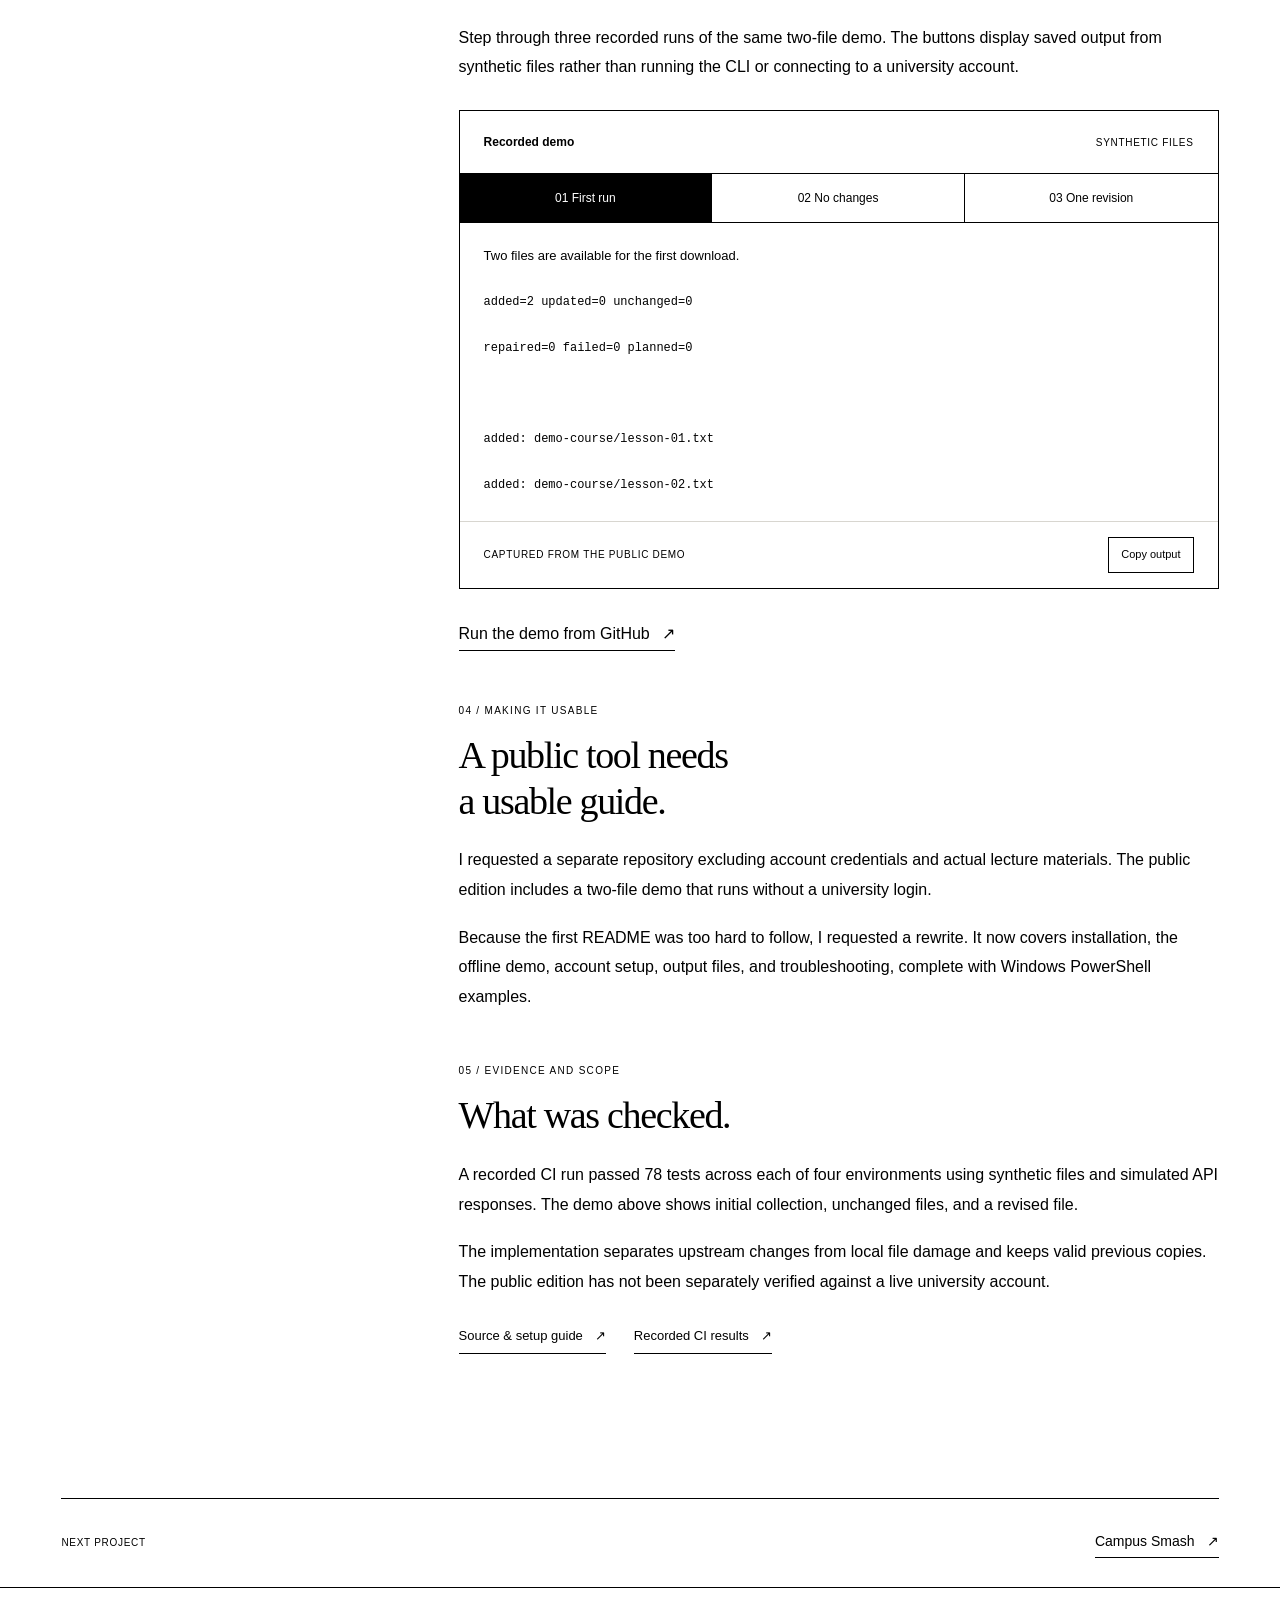
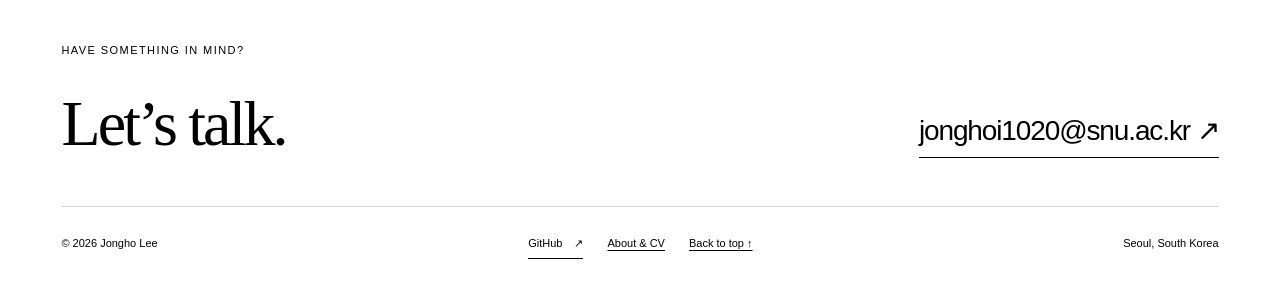
<file: work/course-material-sync.html>
<!doctype html>
<html lang="en"><head><meta charset="utf-8"><meta name="viewport" content="width=device-width, initial-scale=1"><meta name="color-scheme" content="light"><meta name="description" content="The requirements, recorded demo, public release and verification scope of my course-file synchronization project."><meta name="theme-color" content="#ffffff"><title>course-material-sync | Jongho Lee</title><link rel="canonical" href="https://jhlee1020lee.github.io/work/course-material-sync.html"><meta property="og:type" content="website"><meta property="og:title" content="course-material-sync | Jongho Lee"><meta property="og:description" content="The requirements, recorded demo, public release and verification scope of my course-file synchronization project."><meta property="og:url" content="https://jhlee1020lee.github.io/work/course-material-sync.html"><link rel="icon" href="../assets/favicon.svg" type="image/svg+xml"><link rel="stylesheet" href="../assets/site.css"><script src="../assets/site.js" defer></script></head>
<body><a class="skip-link" href="#main">Skip to content</a><header class="site-header"><div class="wrap"><a class="brand" href="../index.html" aria-label="Jongho Lee home"><span class="brand-monogram" aria-hidden="true">jl.</span><span>Jongho Lee</span></a><button class="menu-toggle" aria-label="Open navigation" aria-expanded="false" aria-controls="site-nav">Menu <span aria-hidden="true">+</span></button><nav class="site-nav" id="site-nav" aria-label="Main navigation"><a href="../index.html#work" aria-current="page">Work</a><a href="../about.html">About</a><a href="mailto:jonghoi1020@snu.ac.kr">Get in touch <span class="arrow" aria-hidden="true">↗</span></a></nav></div></header>
<main id="main"><div class="wrap article-header"><a class="breadcrumb" href="../index.html#work">← Selected work</a><p class="eyebrow">Developer tool / Released November 2026</p><h1 class="article-title">course-material-sync</h1><p class="article-deck">A file synchronization CLI that grew out of my own course-material workflow.</p><dl class="project-facts"><div><dt>Status</dt><dd>Open source · Released November 2026</dd></div><div><dt>Tools</dt><dd>Python, Canvas REST API,<br>Playwright, GitHub Actions</dd></div></dl></div><div class="wrap article-layout"><nav class="article-toc" aria-label="On this page"><p class="small-label">On this page</p><a href="#problem">The starting point</a><a href="#rules">The rules I set</a><a href="#demo">Recorded demo</a><a href="#public">Making it usable</a><a href="#checks">What was checked</a></nav><div class="article-body">
<section class="article-section" id="problem"><p class="section-kicker">01 / The starting point</p><h2>What changed<br>since the last download?</h2><p>When new course materials arrived, I wanted to see what had changed while keeping the previous version. Because each subject had a separate study session, updates also needed to leave a clear record for the next task.</p><p>I used these needs to define the rules for a private course workflow, and the file synchronization part later became a separate, public CLI.</p></section>
<section class="article-section" id="rules"><p class="section-kicker">02 / The rules I set</p><h2>Preserve the source.<br>Explain the change.</h2><p>I specified that new materials be compared against versions already in use, with original files preserved. Reports had to distinguish new, unchanged, updated, and failed items.</p><p>I also required clear separation between downloading a file, updating local study material, and uploading to a study project. The public CLI handles synchronization; the broader private workflow includes additional steps.</p><div class="note"><strong>My contribution</strong><p>I defined the operating requirements and public scope, and requested guide improvements. AI coding tools handled software design, implementation, and testing.</p></div></section>
<section class="article-section" id="demo"><p class="section-kicker">03 / See the behavior</p><h2>One revision.<br>A different result.</h2><p>Step through three recorded runs of the same two-file demo. The buttons display saved output from synthetic files rather than running the CLI or connecting to a university account.</p><div class="demo" data-demo><div class="demo-header"><strong>Recorded demo</strong><span class="small-label">Synthetic files</span></div><div class="demo-tabs" role="group" aria-label="Choose a recorded run"><button type="button" data-run="0" aria-pressed="true">01 First run</button><button type="button" data-run="1" aria-pressed="false">02 No changes</button><button type="button" data-run="2" aria-pressed="false">03 One revision</button></div><div class="demo-context" id="demo-context" aria-live="polite">Two files are available for the first download.</div><pre class="demo-output" tabindex="0" aria-label="Recorded CLI output">added=2 updated=0 unchanged=0
repaired=0 failed=0 planned=0

added: demo-course/lesson-01.txt
added: demo-course/lesson-02.txt</pre><div class="demo-footer"><span class="small-label">Captured from the public demo</span><button class="copy-button" type="button" data-copy>Copy output</button><span class="sr-only" data-copy-status role="status"></span></div></div><p><a class="text-link" href="https://github.com/jhlee1020lee/course-material-sync" target="_blank" rel="noopener noreferrer">Run the demo from GitHub <span class="arrow" aria-hidden="true">↗</span><span class="sr-only"> (opens in a new tab)</span></a></p></section>
<section class="article-section" id="public"><p class="section-kicker">04 / Making it usable</p><h2>A public tool needs<br>a usable guide.</h2><p>I requested a separate repository excluding account credentials and actual lecture materials. The public edition includes a two-file demo that runs without a university login.</p><p>Because the first README was too hard to follow, I requested a rewrite. It now covers installation, the offline demo, account setup, output files, and troubleshooting, complete with Windows PowerShell examples.</p></section>
<section class="article-section" id="checks"><p class="section-kicker">05 / Evidence and scope</p><h2>What was checked.</h2><p>A recorded CI run passed 78 tests across each of four environments using synthetic files and simulated API responses. The demo above shows initial collection, unchanged files, and a revised file.</p><p>The implementation separates upstream changes from local file damage and keeps valid previous copies. The public edition has not been separately verified against a live university account.</p><div class="evidence-links"><a class="text-link" href="https://github.com/jhlee1020lee/course-material-sync" target="_blank" rel="noopener noreferrer">Source &amp; setup guide <span class="arrow" aria-hidden="true">↗</span><span class="sr-only"> (opens in a new tab)</span></a><a class="text-link" href="https://github.com/jhlee1020lee/course-material-sync/actions/runs/41846863106" target="_blank" rel="noopener noreferrer">Recorded CI results <span class="arrow" aria-hidden="true">↗</span><span class="sr-only"> (opens in a new tab)</span></a></div></section>
</div></div><div class="wrap next-project"><p class="small-label">Next project</p><a class="text-link" href="../index.html#school-crash">Campus Smash <span class="arrow" aria-hidden="true">↗</span></a></div></main>
<footer class="site-footer"><div class="wrap"><div class="footer-top"><div><p class="eyebrow">Have something in mind?</p><h2 class="footer-title">Let’s talk.</h2></div><a class="contact-link" href="mailto:jonghoi1020@snu.ac.kr">jonghoi1020@snu.ac.kr <span class="arrow" aria-hidden="true">↗</span></a></div><div class="footer-bottom"><p>© 2026 Jongho Lee</p><div class="footer-links"><a class="text-link" href="https://github.com/jhlee1020lee" target="_blank" rel="noopener noreferrer">GitHub <span class="arrow" aria-hidden="true">↗</span><span class="sr-only"> (opens in a new tab)</span></a><a href="../about.html">About &amp; CV</a><a href="#main">Back to top ↑</a></div><p>Seoul, South Korea</p></div></div></footer></body></html>
</file>
<file: assets/site.css>
@charset "UTF-8";

:root {
  color-scheme: light;
  --ink: #000;
  --paper: #fff;
  --surface: #f4f3f0;
  --rule: #000;
  --soft-rule: #d8d6d0;
  --sans: "Inter", "Helvetica Neue", Helvetica, Arial, sans-serif;
  --serif: Georgia, "Times New Roman", serif;
  --mono: "SFMono-Regular", Consolas, "Liberation Mono", monospace;
  --gutter: clamp(20px, 4.8vw, 72px);
  --header-height: 88px;
}

*,
*::before,
*::after {
  box-sizing: border-box;
}

html {
  scroll-behavior: smooth;
  scroll-padding-top: calc(var(--header-height) + 24px);
  -webkit-text-size-adjust: 100%;
}

body {
  margin: 0;
  background: var(--paper);
  color: var(--ink);
  font-family: var(--sans);
  font-size: 16px;
  line-height: 1.65;
  -webkit-font-smoothing: antialiased;
  text-rendering: optimizeLegibility;
}

body,
main,
section,
article,
nav,
header,
footer {
  min-width: 0;
}

::selection {
  background: var(--ink);
  color: var(--paper);
}

a {
  color: inherit;
  text-decoration-thickness: 1px;
  text-underline-offset: 0.23em;
}

a:hover {
  text-decoration-thickness: 2px;
}

button,
input,
textarea,
select {
  font: inherit;
}

button {
  color: inherit;
  cursor: pointer;
  -webkit-tap-highlight-color: transparent;
}

button:disabled {
  cursor: default;
  opacity: 0.55;
}

button,
a {
  touch-action: manipulation;
}

:focus-visible {
  outline: 2px solid var(--ink);
  outline-offset: 5px;
}

img,
svg,
video {
  display: block;
  max-width: 100%;
}

img,
video {
  height: auto;
}

figure,
blockquote,
dl,
dd,
p,
h1,
h2,
h3,
h4 {
  margin: 0;
}

hr {
  border: 0;
  border-top: 1px solid var(--rule);
}

code,
pre {
  font-family: var(--mono);
  font-size: 0.88em;
}

pre {
  white-space: pre-wrap;
  overflow-wrap: anywhere;
}

[hidden] {
  display: none !important;
}

.sr-only {
  position: absolute;
  width: 1px;
  height: 1px;
  padding: 0;
  margin: -1px;
  overflow: hidden;
  clip: rect(0, 0, 0, 0);
  clip-path: inset(50%);
  white-space: nowrap;
  border: 0;
}

.wrap {
  width: min(1240px, calc(100% - var(--gutter) * 2));
  margin-inline: auto;
}

.skip-link {
  position: fixed;
  top: 12px;
  left: 12px;
  z-index: 100;
  padding: 12px 18px;
  border: 1px solid var(--ink);
  background: var(--paper);
  transform: translateY(-180%);
}

.skip-link:focus {
  transform: none;
}

.site-header {
  position: sticky;
  z-index: 50;
  top: 0;
  min-height: var(--header-height);
  border-bottom: 1px solid var(--rule);
  background: rgba(255, 255, 255, 0.97);
  -webkit-backdrop-filter: blur(14px);
  backdrop-filter: blur(14px);
}

.site-header > .wrap {
  min-height: var(--header-height);
  display: flex;
  justify-content: space-between;
  align-items: center;
  gap: 28px;
}

.brand {
  display: inline-flex;
  align-items: center;
  gap: 13px;
  flex-shrink: 0;
  font-size: 16px;
  font-weight: 600;
  letter-spacing: -0.04em;
  text-decoration: none;
}

.brand-monogram {
  display: inline-grid;
  place-items: center;
  width: 35px;
  height: 35px;
  border: 1px solid var(--ink);
  font-family: var(--serif);
  font-size: 22px;
  font-style: italic;
  font-weight: 400;
  letter-spacing: -0.08em;
  line-height: 1;
}

.site-nav {
  display: flex;
  align-items: center;
  gap: clamp(22px, 3.3vw, 46px);
  font-size: 13px;
  font-weight: 500;
  line-height: 1.3;
}

.site-nav a {
  display: inline-flex;
  align-items: center;
  min-height: 44px;
  text-decoration: none;
}

.site-nav a:hover,
.site-nav a[aria-current="page"] {
  text-decoration: underline;
  text-underline-offset: 6px;
}

.menu-toggle {
  display: none;
  min-width: 48px;
  min-height: 44px;
  padding: 8px 0 8px 12px;
  border: 0;
  background: transparent;
  font-size: 13px;
  font-weight: 600;
}

.hero {
  padding-block: clamp(68px, 8.6vw, 124px) 76px;
}

.eyebrow,
.section-kicker,
.small-label,
.project-number,
.project-meta,
.principle-num {
  font-family: var(--sans);
  font-size: 11px;
  font-weight: 500;
  letter-spacing: 0.13em;
  line-height: 1.6;
  text-transform: uppercase;
}

.eyebrow {
  margin-bottom: 29px;
}

.hero-title {
  max-width: 1060px;
  font-family: var(--serif);
  font-size: clamp(56px, 7.5vw, 104px);
  font-weight: 400;
  letter-spacing: -0.055em;
  line-height: 1.03;
  text-wrap: balance;
}

.hero-title em,
.footer-title em,
.about-heading em {
  font-weight: 400;
  font-style: italic;
}

.hero-heading {
  display: grid;
  grid-template-columns: minmax(0, 1fr) clamp(180px, 20vw, 260px);
  align-items: center;
  gap: 40px;
}

.portrait-slot {
  display: flex;
  flex-direction: column;
  justify-content: center;
  align-items: center;
  gap: 9px;
  width: 100%;
  aspect-ratio: 3 / 4;
  margin: 0;
  border: 1px solid var(--ink);
  background: #fff;
  text-align: center;
}

.portrait-slot figcaption {
  font-family: var(--sans);
  font-size: 13px;
}

.game-placeholder {
  display: flex;
  flex-direction: column;
  justify-content: space-between;
  aspect-ratio: 16 / 10;
  border: 1px solid var(--ink);
  padding: clamp(24px, 3vw, 40px);
  background: #fff;
}

.game-placeholder > div > p {
  max-width: 340px;
  margin-bottom: 20px;
  font-family: var(--serif);
  font-size: clamp(30px, 3.5vw, 48px);
  line-height: 1.1;
  letter-spacing: -0.04em;
}

.hero-bottom {
  display: grid;
  grid-template-columns: minmax(0, 1.4fr) minmax(220px, 0.6fr);
  align-items: end;
  gap: 56px;
  margin-top: 42px;
}

.hero-intro {
  max-width: 615px;
  font-size: clamp(17px, 1.55vw, 20px);
  line-height: 1.7;
  letter-spacing: -0.025em;
}

.hero-intro p + p {
  margin-top: 16px;
}

.hero-intro .text-link {
  margin-top: 27px;
  font-size: 14px;
}

.text-link {
  display: inline-flex;
  align-items: baseline;
  gap: 12px;
  min-height: 30px;
  padding-block: 2px;
  font-weight: 500;
  text-decoration: none;
  border-bottom: 1px solid var(--ink);
}

.text-link:hover {
  border-bottom-width: 2px;
  text-decoration: none;
}

.arrow {
  display: inline-block;
  flex-shrink: 0;
  font-family: Arial, sans-serif;
  font-weight: 400;
  transition: transform 160ms ease;
}

a:hover .arrow {
  transform: translate(3px, -2px);
}

.hero-index {
  justify-self: end;
  width: min(100%, 272px);
  padding-top: 16px;
  border-top: 1px solid var(--ink);
  font-size: 12px;
  line-height: 1.7;
}

.hero-index p + p,
.hero-index a + a {
  margin-top: 9px;
}

.hero-index a {
  display: flex;
  justify-content: space-between;
  gap: 20px;
  padding-block: 5px;
  text-decoration: none;
}

.hero-index a:hover {
  text-decoration: underline;
}

.hero-index > span {
  display: block;
  margin-top: 6px;
}

.section-head {
  display: flex;
  align-items: baseline;
  justify-content: space-between;
  gap: 24px;
  padding-top: 25px;
  margin-top: 20px;
  border-top: 1px solid var(--ink);
}

.section-title {
  font-family: var(--serif);
  font-size: clamp(30px, 3.4vw, 44px);
  font-weight: 400;
  letter-spacing: -0.04em;
  line-height: 1.15;
}

.section-head > p:not(.section-kicker) {
  max-width: 270px;
  font-size: 12px;
  line-height: 1.8;
}

.project-row {
  display: grid;
  grid-template-columns: minmax(0, 0.88fr) minmax(0, 1.12fr);
  gap: clamp(32px, 6vw, 84px);
  align-items: center;
  padding-block: 64px;
  border-bottom: 1px solid var(--ink);
}

.project-info,
.project-visual {
  min-width: 0;
}

.project-row-reverse {
  grid-template-columns: minmax(0, 1.12fr) minmax(0, 0.88fr);
}

.project-row-reverse .project-info {
  order: 2;
}

.project-row-reverse .project-visual {
  order: 1;
}

a.project-visual {
  color: var(--ink);
  text-decoration: none;
}

.project-number {
  margin-bottom: 28px;
}

.project-meta {
  margin-bottom: 11px;
  font-size: 10px;
  letter-spacing: 0.09em;
}

.project-title {
  margin-bottom: 19px;
  font-family: var(--serif);
  font-size: clamp(33px, 3.65vw, 49px);
  font-weight: 400;
  letter-spacing: -0.04em;
  line-height: 1.12;
  overflow-wrap: anywhere;
}

.project-title a {
  text-decoration: none;
}

.project-title a:hover {
  text-decoration: underline;
  text-decoration-thickness: 1px;
}

.project-description {
  max-width: 450px;
  font-size: 16px;
  line-height: 1.8;
  letter-spacing: -0.015em;
}

.project-info > .text-link {
  margin-top: 25px;
  font-size: 13px;
}

.project-info > .small-label {
  margin-top: 21px;
}

.project-description + .project-meta {
  margin-top: 22px;
  margin-bottom: 0;
  line-height: 1.9;
}

.terminal-preview {
  border: 1px solid var(--ink);
  background: var(--paper);
  font-family: var(--mono);
  font-size: 12px;
  line-height: 1.75;
}

.terminal-top {
  display: flex;
  align-items: center;
  justify-content: space-between;
  gap: 16px;
  padding: 13px 20px;
  border-bottom: 1px solid var(--ink);
  font-family: var(--sans);
  font-size: 10px;
  letter-spacing: 0.08em;
  text-transform: uppercase;
}

.terminal-body {
  padding: clamp(20px, 2.7vw, 34px);
  overflow-wrap: anywhere;
}

.terminal-lines {
  margin-block: 18px;
  white-space: pre-wrap;
  overflow-wrap: anywhere;
}

.terminal-lines > span,
.terminal-lines > code {
  display: block;
}

.terminal-summary {
  display: flex;
  flex-wrap: wrap;
  gap: 6px 17px;
  padding-top: 19px;
  margin-top: 25px;
  border-top: 1px solid var(--soft-rule);
  font-size: 11px;
}

.terminal-summary > div {
  flex: 1;
  padding-right: 12px;
}

.terminal-summary strong,
.terminal-summary span {
  display: block;
}

.terminal-summary strong {
  margin-bottom: 4px;
  font-size: 28px;
  font-weight: 400;
  letter-spacing: -0.05em;
  line-height: 1.3;
}

.terminal-summary + .small-label {
  margin-top: 28px;
  font-size: 9px;
  letter-spacing: 0.035em;
}

.file-row {
  display: grid;
  grid-template-columns: 16px minmax(0, 1fr) auto;
  align-items: baseline;
  justify-content: space-between;
  gap: 14px;
  padding-block: 12px;
  border-bottom: 1px solid var(--soft-rule);
  overflow-wrap: anywhere;
}

.file-row > :first-child {
  min-width: 0;
}

.file-status {
  flex-shrink: 0;
  font-family: var(--sans);
  font-size: 12px;
  font-weight: 600;
  letter-spacing: 0.06em;
  text-transform: uppercase;
}

.image-preview {
  padding: clamp(18px, 2.6vw, 34px);
  background: var(--surface);
}

.image-preview img {
  width: 100%;
  object-fit: contain;
  border: 1px solid var(--soft-rule);
}

.image-note {
  display: block;
  margin-top: 12px;
  font-family: var(--sans);
  font-size: 11px;
  line-height: 1.65;
}

.small-label {
  font-size: 10px;
  letter-spacing: 0.07em;
}

.pill {
  display: inline-flex;
  align-items: center;
  padding: 5px 9px;
  border: 1px solid var(--ink);
  font-size: 9px;
  font-weight: 500;
  line-height: 1.2;
  letter-spacing: 0.06em;
  text-transform: uppercase;
}

.other-projects {
  display: grid;
  grid-template-columns: repeat(2, minmax(0, 1fr));
  gap: 44px;
  margin-top: 32px;
}

.other-projects > .section-kicker {
  grid-column: 1 / -1;
  margin-bottom: -18px;
}

.other-project {
  min-width: 0;
  padding-block: 26px 33px;
  border-top: 1px solid var(--ink);
}

.other-project .project-meta {
  margin-bottom: 13px;
}

.other-project-title {
  margin-bottom: 13px;
  font-family: var(--serif);
  font-size: 30px;
  font-weight: 400;
  letter-spacing: -0.035em;
  line-height: 1.2;
}

.other-project p {
  max-width: 500px;
  font-size: 14px;
  line-height: 1.8;
}

.other-project .text-link {
  margin-top: 18px;
  font-size: 12px;
}

.workflow-teaser {
  padding-block: 74px 80px;
  margin-top: 64px;
  border-top: 1px solid var(--ink);
  border-bottom: 1px solid var(--ink);
}

.workflow-teaser > .wrap {
  display: grid;
  grid-template-columns: minmax(0, 0.88fr) minmax(0, 1.12fr);
  gap: clamp(32px, 6vw, 84px);
  align-items: start;
}

.workflow-heading {
  font-family: var(--serif);
  font-size: clamp(34px, 4vw, 52px);
  font-weight: 400;
  letter-spacing: -0.04em;
  line-height: 1.12;
}

.workflow-heading .eyebrow,
.workflow-teaser .eyebrow {
  margin-bottom: 24px;
}

.workflow-heading > .section-kicker {
  margin-bottom: 24px;
}

.workflow-heading > p:not(.section-kicker):not(.eyebrow) {
  margin-top: 23px;
  max-width: 400px;
  font-family: var(--sans);
  font-size: 16px;
  line-height: 1.8;
  letter-spacing: -0.015em;
}

.workflow-heading > .text-link {
  margin-top: 24px;
  font-family: var(--sans);
  font-size: 13px;
  letter-spacing: 0;
  line-height: 1.65;
}

.workflow-teaser .principle-list {
  margin-top: 0;
}

.workflow-copy {
  min-width: 0;
  font-size: 16px;
  line-height: 1.8;
}

.workflow-copy .text-link {
  margin-top: 26px;
  font-size: 13px;
}

.principle-list {
  padding: 0;
  margin: 30px 0 0;
  list-style: none;
}

.principle {
  display: grid;
  grid-template-columns: 30px minmax(0, 1fr);
  gap: 16px;
  padding-block: 17px;
  border-top: 1px solid var(--soft-rule);
}

.principle h3 {
  margin-bottom: 6px;
  font-size: 15px;
  font-weight: 600;
  line-height: 1.5;
}

.principle p {
  font-size: 14px;
  line-height: 1.75;
}

.principle-num {
  padding-top: 3px;
  font-size: 10px;
}

.about-teaser {
  display: grid;
  grid-template-columns: minmax(0, 0.88fr) minmax(0, 1.12fr);
  gap: clamp(32px, 6vw, 84px);
  padding-block: 72px 88px;
}

.about-teaser p {
  max-width: 640px;
  font-size: 18px;
  line-height: 1.8;
  letter-spacing: -0.02em;
}

.about-teaser > .section-kicker {
  font-size: 11px;
  letter-spacing: 0.13em;
}

.about-teaser h2 {
  margin-bottom: 27px;
  font-family: var(--serif);
  font-size: clamp(34px, 4vw, 48px);
  font-weight: 400;
  letter-spacing: -0.035em;
  line-height: 1.14;
}

.about-teaser p + p {
  margin-top: 18px;
}

.about-teaser .text-link {
  margin-top: 20px;
  font-size: 13px;
}

.site-footer {
  padding-block: 54px 27px;
  border-top: 1px solid var(--ink);
}

.footer-top {
  display: flex;
  align-items: end;
  justify-content: space-between;
  gap: 36px;
  padding-bottom: 48px;
}

.footer-title {
  font-family: var(--serif);
  font-size: clamp(39px, 5vw, 65px);
  font-weight: 400;
  letter-spacing: -0.045em;
  line-height: 1.08;
}

.footer-top .text-link {
  flex-shrink: 0;
  font-size: 14px;
}

.contact-link {
  display: inline-block;
  max-width: 100%;
  padding-block: 5px;
  border-bottom: 1px solid var(--ink);
  font-size: clamp(17px, 2.2vw, 28px);
  letter-spacing: -0.04em;
  line-height: 1.5;
  text-decoration: none;
  overflow-wrap: anywhere;
}

.contact-link:hover {
  border-bottom-width: 2px;
  text-decoration: none;
}

.footer-bottom {
  display: flex;
  justify-content: space-between;
  align-items: baseline;
  gap: 16px 30px;
  padding-top: 22px;
  border-top: 1px solid var(--soft-rule);
  font-size: 11px;
  line-height: 1.7;
}

.footer-links {
  display: flex;
  flex-wrap: wrap;
  gap: 10px 24px;
}

.footer-links a {
  padding-block: 5px;
}

.article-header {
  padding-top: clamp(42px, 6vw, 80px);
}

.breadcrumb {
  display: flex;
  align-items: baseline;
  flex-wrap: wrap;
  gap: 10px;
  margin-bottom: 40px;
  font-size: 11px;
  line-height: 1.7;
}

.article-title {
  max-width: 1050px;
  font-family: var(--serif);
  font-size: clamp(43px, 6.8vw, 84px);
  font-weight: 400;
  letter-spacing: -0.055em;
  line-height: 1.07;
  text-wrap: balance;
  overflow-wrap: anywhere;
}

.article-deck {
  max-width: 780px;
  margin-top: 26px;
  font-size: clamp(18px, 1.65vw, 21px);
  line-height: 1.75;
  letter-spacing: -0.02em;
}

.project-facts {
  display: grid;
  grid-template-columns: repeat(3, minmax(0, 1fr));
  gap: 24px 40px;
  padding-block: 24px;
  margin-top: 42px;
  border-block: 1px solid var(--ink);
}

.project-facts > * {
  min-width: 0;
}

.project-facts dt {
  margin-bottom: 9px;
  font-size: 10px;
  font-weight: 500;
  letter-spacing: 0.11em;
  text-transform: uppercase;
}

.project-facts dd {
  font-size: 13px;
  line-height: 1.8;
  overflow-wrap: anywhere;
}

.article-layout {
  display: grid;
  grid-template-columns: 220px minmax(0, 760px);
  justify-content: space-between;
  gap: clamp(36px, 7vw, 100px);
  align-items: start;
  padding-block: 60px 90px;
}

.article-toc {
  position: sticky;
  top: calc(var(--header-height) + 36px);
  padding-top: 3px;
  font-size: 12px;
  line-height: 1.6;
}

.article-toc .small-label {
  display: block;
  margin-bottom: 19px;
}

.article-toc ol,
.article-toc ul {
  padding: 0;
  margin: 0;
  list-style: none;
}

.article-toc a {
  display: block;
  padding-block: 9px;
  text-decoration: none;
}

.article-toc a:hover,
.article-toc a[aria-current] {
  text-decoration: underline;
}

.article-body {
  min-width: 0;
  max-width: 760px;
  font-size: 16px;
  line-height: 1.85;
  overflow-wrap: break-word;
}

.article-section + .article-section {
  margin-top: 52px;
}

.article-section {
  scroll-margin-top: calc(var(--header-height) + 24px);
}

.article-section h2 {
  margin-bottom: 21px;
  font-family: var(--serif);
  font-size: clamp(28px, 3vw, 38px);
  font-weight: 400;
  letter-spacing: -0.035em;
  line-height: 1.2;
  text-wrap: balance;
}

.article-section > .section-kicker {
  margin-bottom: 14px;
  font-size: 10px;
}

.article-section h3 {
  margin-top: 29px;
  margin-bottom: 10px;
  font-size: 17px;
  font-weight: 600;
  letter-spacing: -0.015em;
  line-height: 1.5;
}

.article-section p + p,
.article-section ul + p,
.article-section ol + p,
.article-section .note + p {
  margin-top: 18px;
}

.article-section ul,
.article-section ol {
  padding-left: 1.15em;
  margin-block: 18px;
}

.article-section li {
  padding-left: 5px;
}

.article-section li + li {
  margin-top: 9px;
}

.article-body code:not(pre code) {
  padding: 1px 4px;
  background: var(--surface);
  overflow-wrap: anywhere;
}

.article-body a {
  overflow-wrap: anywhere;
}

.note {
  margin-block: 24px;
  padding-top: 17px;
  border-top: 1px solid var(--soft-rule);
  font-size: 13px;
  line-height: 1.8;
}

.quote-block {
  margin-block: 30px;
  padding: 25px 0;
  border-block: 1px solid var(--ink);
  font-family: var(--serif);
  font-size: clamp(22px, 2.5vw, 30px);
  font-style: italic;
  letter-spacing: -0.025em;
  line-height: 1.5;
}

.quote-block cite {
  display: block;
  margin-top: 16px;
  font-family: var(--sans);
  font-size: 11px;
  font-style: normal;
  letter-spacing: 0;
}

.evidence-links {
  display: flex;
  flex-wrap: wrap;
  gap: 12px 28px;
  margin-top: 24px;
  font-size: 13px;
  line-height: 1.7;
}

.evidence-links a {
  min-height: 34px;
  padding-block: 5px;
}

.article-image {
  margin-block: 28px;
}

.article-image img {
  width: 100%;
  border: 1px solid var(--soft-rule);
}

.article-image figcaption {
  margin-top: 12px;
  font-size: 12px;
  line-height: 1.7;
}

.math-image {
  width: min(900px, calc(100% - var(--gutter) * 2));
  margin-inline: auto;
  margin-top: 42px;
  margin-bottom: 0;
}

.process-list {
  list-style: decimal-leading-zero;
}

.article-section .process-list li {
  padding-block: 12px;
  border-bottom: 1px solid var(--soft-rule);
}

.process-list li strong {
  display: block;
  margin-bottom: 4px;
}

.next-project {
  display: flex;
  flex-wrap: wrap;
  justify-content: space-between;
  align-items: center;
  gap: 20px;
  padding-block: 29px;
  margin-top: 54px;
  border-top: 1px solid var(--ink);
  font-size: 14px;
}

.demo {
  margin-block: 28px;
  border: 1px solid var(--ink);
  background: var(--paper);
}

.demo-header {
  display: flex;
  justify-content: space-between;
  align-items: baseline;
  flex-wrap: wrap;
  gap: 8px 20px;
  padding: 20px 24px;
  border-bottom: 1px solid var(--ink);
  font-size: 12px;
}

.demo-header h3 {
  margin: 0;
  font-size: 15px;
}

.demo-tabs {
  display: flex;
  flex-wrap: wrap;
  gap: 0;
  border-bottom: 1px solid var(--ink);
}

.demo-tabs button {
  flex: 1 1 140px;
  min-height: 48px;
  padding: 12px 16px;
  border: 0;
  border-right: 1px solid var(--ink);
  background: var(--paper);
  font-size: 12px;
  font-weight: 500;
  line-height: 1.5;
}

.demo-tabs button:last-child {
  border-right: 0;
}

.demo-tabs button:hover {
  text-decoration: underline;
  text-underline-offset: 4px;
}

.demo-tabs button[aria-pressed="true"],
.demo-tabs button[aria-selected="true"] {
  background: var(--ink);
  color: var(--paper);
}

.demo-tabs button:focus-visible {
  position: relative;
  z-index: 1;
  outline-offset: -5px;
  outline-color: currentColor;
}

.demo-context {
  padding: 21px 24px 0;
  font-size: 13px;
  line-height: 1.8;
}

.demo-output {
  min-height: 205px;
  padding: 24px;
  margin: 0;
  font-size: 12px;
  line-height: 1.9;
  white-space: pre-wrap;
  overflow-wrap: anywhere;
  tab-size: 2;
}

.demo-footer {
  display: flex;
  justify-content: space-between;
  align-items: center;
  flex-wrap: wrap;
  gap: 12px 20px;
  padding: 15px 24px;
  border-top: 1px solid var(--soft-rule);
  font-size: 11px;
  line-height: 1.7;
}

.copy-button {
  min-height: 36px;
  padding: 6px 12px;
  border: 1px solid var(--ink);
  background: var(--paper);
  font-size: 11px;
  line-height: 1.5;
}

.copy-button:hover {
  background: var(--surface);
}

.about-grid {
  display: grid;
  grid-template-columns: minmax(0, 0.88fr) minmax(0, 1.12fr);
  gap: clamp(40px, 6vw, 84px);
  padding-block: 76px 90px;
}

.about-heading {
  max-width: 510px;
  font-family: var(--serif);
  font-size: clamp(44px, 5.2vw, 70px);
  font-weight: 400;
  letter-spacing: -0.045em;
  line-height: 1.1;
  text-wrap: balance;
}

.about-copy {
  min-width: 0;
  padding-top: 8px;
  font-size: 17px;
  line-height: 1.85;
}

.about-copy p + p {
  margin-top: 23px;
}

.cv-section {
  padding-block: 29px 37px;
  border-top: 1px solid var(--ink);
}

.about-copy > .cv-section:first-of-type {
  margin-top: 42px;
}

.about-copy a {
  overflow-wrap: anywhere;
}

.cv-section h2 {
  margin-bottom: 24px;
  font-family: var(--serif);
  font-size: 31px;
  font-weight: 400;
  letter-spacing: -0.035em;
  line-height: 1.25;
}

.cv-section .text-link {
  margin-top: 18px;
}

.education-list {
  padding: 0;
  margin: 0;
  list-style: none;
}

.education-list > li + li,
.education-list > div + div {
  margin-top: 23px;
}

.education-list strong {
  display: block;
  margin-bottom: 5px;
  font-size: 16px;
  font-weight: 600;
}

.education-list p,
.education-list span {
  font-size: 14px;
  line-height: 1.8;
}

.education-list dt {
  margin-bottom: 5px;
  font-size: 16px;
  font-weight: 600;
}

.education-list dd {
  font-size: 14px;
  line-height: 1.8;
}

.education-list + p {
  margin-top: 22px;
  font-size: 14px;
}

@media (min-width: 1400px) {
  .hero {
    padding-top: 116px;
  }
}

@media (max-width: 1000px) {
  :root {
    --gutter: 32px;
  }

  .hero-heading {
    gap: 24px;
  }

  .hero-bottom {
    grid-template-columns: minmax(0, 1.5fr) minmax(180px, 0.5fr);
    gap: 32px;
  }

  .project-row,
  .workflow-teaser > .wrap,
  .about-teaser,
  .about-grid {
    gap: 36px;
  }

  .article-layout {
    grid-template-columns: 170px minmax(0, 1fr);
    gap: 40px;
  }

  .terminal-body {
    padding: 20px;
  }

  .project-description {
    font-size: 15px;
  }
}

@media (max-width: 768px) {
  :root {
    --gutter: 24px;
    --header-height: 74px;
  }

  .site-header > .wrap {
    gap: 16px;
  }

  .site-nav {
    gap: 24px;
    font-size: 12px;
  }

  .hero {
    padding-block: 64px 52px;
  }

  .hero-heading {
    grid-template-columns: minmax(0, 1fr);
    gap: 30px;
  }

  .portrait-slot {
    width: min(60%, 220px);
  }

  .hero-title {
    font-size: clamp(54px, 9.2vw, 74px);
  }

  .hero-bottom {
    grid-template-columns: minmax(0, 1fr);
    gap: 32px;
    margin-top: 29px;
  }

  .hero-index {
    justify-self: start;
    width: min(100%, 360px);
  }

  .project-row {
    grid-template-columns: minmax(0, 1fr);
    gap: 30px;
    padding-block: 42px;
  }

  .project-row-reverse .project-info,
  .project-row-reverse .project-visual {
    order: initial;
  }

  .project-number {
    margin-bottom: 18px;
  }

  .project-title {
    font-size: 41px;
    overflow-wrap: break-word;
  }

  .project-description {
    max-width: 560px;
    font-size: 16px;
  }

  .terminal-body {
    padding: 28px;
  }

  .other-projects {
    gap: 28px;
  }

  .workflow-teaser > .wrap,
  .about-teaser,
  .about-grid {
    grid-template-columns: minmax(0, 1fr);
    gap: 30px;
  }

  .workflow-teaser {
    padding-block: 42px;
    margin-top: 36px;
  }

  .about-teaser {
    padding-block: 44px 58px;
  }

  .about-grid {
    padding-block: 50px 58px;
  }

  .about-heading {
    max-width: 600px;
  }

  .footer-top {
    align-items: start;
    flex-direction: column;
    gap: 26px;
  }

  .article-header {
    padding-top: 38px;
  }

  .article-title {
    font-size: clamp(42px, 7.5vw, 64px);
  }

  .article-layout {
    grid-template-columns: minmax(0, 1fr);
    gap: 32px;
    padding-block: 34px 58px;
  }

  .article-toc {
    position: static;
    padding-bottom: 24px;
    border-bottom: 1px solid var(--soft-rule);
  }

  .article-toc ul,
  .article-toc ol {
    display: flex;
    flex-wrap: wrap;
    gap: 0 25px;
  }

  .article-toc > a {
    display: inline-block;
    margin-right: 22px;
  }

  .article-toc .small-label {
    margin-bottom: 6px;
  }

  .project-facts {
    gap: 24px;
    margin-top: 30px;
  }

  .breadcrumb {
    margin-bottom: 27px;
  }
}

@media (max-width: 600px) {
  .site-header > .wrap {
    flex-wrap: wrap;
  }

  .menu-toggle {
    display: inline-flex;
    align-items: center;
    justify-content: flex-end;
    margin-left: auto;
  }

  .site-nav {
    display: none;
    width: 100%;
    align-items: stretch;
    flex-direction: column;
    gap: 0;
    padding-bottom: 18px;
    margin-top: -9px;
  }

  .site-nav[data-open="true"] {
    display: flex;
  }

  .site-nav a {
    min-height: 47px;
    padding-block: 11px;
    border-top: 1px solid var(--soft-rule);
    font-size: 14px;
  }

  .hero-title {
    font-size: clamp(48px, 10vw, 60px);
    line-height: 1.06;
  }

  .eyebrow {
    font-size: 10px;
    margin-bottom: 23px;
  }

  .section-head {
    align-items: start;
    flex-direction: column;
    gap: 12px;
    padding-top: 21px;
  }

  .other-projects {
    grid-template-columns: minmax(0, 1fr);
    gap: 0;
  }

  .other-projects > .section-kicker {
    margin-bottom: 21px;
  }

  .project-facts {
    grid-template-columns: minmax(0, 1fr);
    gap: 21px;
  }

  .project-facts dt {
    margin-bottom: 4px;
  }

  .footer-bottom {
    align-items: start;
    flex-direction: column;
    gap: 14px;
  }

  .demo-tabs button {
    flex-basis: 100%;
    border-right: 0;
    border-bottom: 1px solid var(--ink);
    text-align: left;
  }

  .demo-tabs button:last-child {
    border-bottom: 0;
  }

  .demo-header,
  .demo-footer {
    padding-inline: 18px;
  }

  .demo-context {
    padding-inline: 18px;
  }

  .demo-output {
    padding-inline: 18px;
    font-size: 11px;
  }
}

@media (max-width: 390px) {
  :root {
    --gutter: 20px;
    --header-height: 68px;
  }

  .brand {
    font-size: 15px;
    gap: 10px;
  }

  .brand-monogram {
    width: 32px;
    height: 32px;
    font-size: 20px;
  }

  .hero {
    padding-top: 48px;
  }

  .hero-title {
    font-size: clamp(42px, 11.8vw, 48px);
  }

  .hero-intro {
    font-size: 16px;
  }

  .project-title {
    font-size: 35px;
  }

  .terminal-top {
    padding-inline: 15px;
    font-size: 9px;
    gap: 9px;
  }

  .terminal-body {
    padding: 18px 15px;
    font-size: 11px;
  }

  .file-row {
    gap: 8px;
  }

  .file-status {
    font-size: 12px;
  }

  .article-title {
    font-size: 40px;
  }

  .article-deck {
    font-size: 17px;
  }

  .article-body {
    font-size: 15px;
  }

  .about-heading {
    font-size: 42px;
  }
}

@media (prefers-reduced-motion: reduce) {
  html {
    scroll-behavior: auto;
  }

  *,
  *::before,
  *::after {
    animation-duration: 0.01ms !important;
    animation-iteration-count: 1 !important;
    transition-duration: 0.01ms !important;
  }

  a:hover .arrow {
    transform: none;
  }
}

@media print {
  :root {
    --gutter: 0px;
  }

  body {
    font-size: 10pt;
  }

  .site-header {
    position: static;
    background: var(--paper);
    backdrop-filter: none;
  }

  .site-nav,
  .menu-toggle,
  .article-toc,
  .skip-link,
  .copy-button {
    display: none !important;
  }

  .hero,
  .article-header {
    padding-top: 26px;
  }

  .hero-title,
  .article-title {
    font-size: 40pt;
  }

  .article-layout {
    display: block;
    padding-top: 30px;
  }

  .article-body {
    max-width: none;
  }

  .project-row,
  .article-image,
  .demo,
  .project-facts {
    break-inside: avoid;
  }

  .article-section h2,
  .article-section h3 {
    break-after: avoid;
  }

  .site-footer {
    margin-top: 30px;
  }
}

.hero-intro .text-link + .text-link { margin-inline-start: 1rem; }

.home-intro {
  display: grid;
  grid-template-columns: minmax(0, 41rem) minmax(9rem, 13.5rem);
  align-items: center;
  justify-content: center;
  gap: clamp(2rem, 5vw, 5rem);
  padding-block: clamp(3rem, 6vw, 6rem);
}
.home-intro .hero-title { font-size: clamp(3.3rem, 6vw, 5.6rem); }
.home-summary {
  max-width: 49ch;
  margin-top: 1.25rem;
  font-size: clamp(1rem, 1.45vw, 1.23rem);
  line-height: 1.55;
}
.home-portrait { width: 100%; height: auto; }
.about-teaser:has(.home-pitch) {
  align-items: start;
  border-top: 1px solid var(--rule);
  padding-block: clamp(2.5rem, 4vw, 3.5rem);
}
.home-pitch .section-kicker { font-size: 11px; letter-spacing: .13em; }
.home-pitch img { width: 100%; margin-top: .8rem; }
.home-pitch figcaption { margin-top: .65rem; font-size: .8rem; line-height: 1.45; }
.home-pitch figcaption a { text-decoration: none; }
.home-pitch figcaption a:hover { text-decoration: underline; }
@media (max-width: 650px) {
  .home-intro {
    grid-template-columns: minmax(0,1fr) clamp(74px,24vw,130px);
    gap: 1.1rem;
    padding-block: 2.25rem;
  }
  .home-heading { display: contents; }
  .home-intro .hero-title { font-size: clamp(1.75rem,7.15vw,2.9rem); grid-column: 1; }
  .home-portrait { grid-column: 2; grid-row: 1; }
  .home-summary { grid-column: 1/-1; grid-row: 2; margin-top: 0; }
}
</file>
<file: assets/resume.css>
@charset "UTF-8";
*{box-sizing:border-box}html{scroll-behavior:smooth;scroll-padding-top:90px}body{margin:0;color:#000;background:#fff;font-family:"Malgun Gothic",Arial,sans-serif;font-size:15px;line-height:1.85;word-break:keep-all}a{color:#000;text-underline-offset:5px}button{font:inherit;color:#000;background:#fff;cursor:pointer}a:focus-visible,button:focus-visible{outline:2px solid #000;outline-offset:5px}.nav{max-width:1150px;margin:auto;display:flex;justify-content:space-between;align-items:center;padding:24px 32px;border-bottom:1px solid #000}.brand{font:bold italic 32px Georgia;text-decoration:none}.nav nav{display:flex;gap:26px;font-size:13px}.nav nav a{text-decoration:none}.nav nav a:hover{text-decoration:underline}.sheet{max-width:1080px;margin:0 auto;padding:65px 45px 40px;border-bottom:1px solid #000;scroll-margin-top:20px}.folio{display:flex;justify-content:space-between;font-size:11px;letter-spacing:.08em}.identity{display:grid;grid-template-columns:1fr 1.25fr;gap:55px;margin:55px 0 32px;align-items:center}h1{font-size:78px;line-height:1.1;margin:0;letter-spacing:-5px}h1 span{display:block;font:italic 35px Georgia;letter-spacing:-1px;margin-top:18px}.intro p:first-child{font-size:20px;line-height:1.7}.intro p{margin:0 0 18px}.contact{display:flex;gap:30px;padding:20px 0;border-top:1px solid #000;border-bottom:1px solid #000;font-size:13px}.profile-grid,.case-bottom{display:grid;grid-template-columns:1fr 1fr;gap:50px;margin:35px 0}.profile-grid h2,h3{font-size:17px;line-height:1.5;margin:0 0 12px}p{margin:0 0 13px}.minor,.caption,.role-note{font-size:12px}.work-label{font-size:13px;margin:40px 0 15px}.work-entry{display:grid;grid-template-columns:36px 1fr 135px 18px;gap:16px;padding:24px 0;text-decoration:none;border-top:1px solid #000;align-items:center}.work-entry h3{font-size:26px;margin:0}.work-entry p{font-size:14px;margin:4px 0 0}.number,.kind{font-size:12px}.cover-end{margin-top:28px;font-size:13px}.page-foot{display:flex;justify-content:space-between;font-size:10px;margin-top:40px;padding-top:15px;border-top:1px solid #000}.case-title{font-size:52px;letter-spacing:-2px;line-height:1.2;margin:40px 0 22px}.deck{font-size:24px;line-height:1.65;margin-bottom:34px}.case-intro{display:grid;grid-template-columns:160px 1fr;gap:35px}.section-label{margin:27px 0 15px}.decisions{display:grid;grid-template-columns:repeat(3,1fr);gap:25px;border-top:1px solid #000;padding-top:20px}.decisions b{font-size:16px}.decisions p{font-size:14px;margin-top:10px}.recording{border:1px solid #000;margin:25px 0;padding:23px}.recording-top{display:flex;justify-content:space-between;gap:20px}.recording-top span{font-size:11px}.run-tabs{display:flex;gap:8px;margin:12px 0 18px}.run-tabs button{border:1px solid #000;font-size:12px;padding:8px 14px}.run-tabs button[aria-pressed=true]{background:#000;color:#fff}#run-context{font-size:13px}pre{font:14px/1.8 Consolas,monospace;overflow-x:auto;margin:10px 0 20px}.caption{margin:12px 0 0}.print-runs{display:none}.case-bottom{margin:28px 0;gap:40px}.case-bottom p{font-size:14px}.role-note{border-top:1px solid #000;padding-top:15px;margin-bottom:10px}.repo{font-size:13px}.learning-layout{display:grid;grid-template-columns:1.2fr 1fr;gap:35px;align-items:start}figure{margin:0}figure img{width:100%;height:auto;border:1px solid #000}figcaption{font-size:11px;margin:10px 0 0}.learning-copy p{font-size:14px}.games{border-top:1px solid #000;margin-top:35px;padding-top:25px}.game-row{display:grid;grid-template-columns:160px 1fr;gap:30px;font-size:13px;margin-top:17px}.web-footer{max-width:990px;margin:40px auto;display:flex;justify-content:space-between;font-size:13px;padding:0 25px}
@media(max-width:700px){.nav{padding:18px 22px}.nav nav{gap:12px;flex-wrap:wrap;justify-content:flex-end}.nav nav a:nth-child(2),.nav nav a:nth-child(3){display:none}.sheet{padding:35px 24px}.folio{font-size:9px;gap:12px}.identity{grid-template-columns:1fr;gap:30px;margin:40px 0 20px}h1{font-size:64px}.intro p:first-child{font-size:18px}.contact{flex-direction:column;gap:8px;font-size:12px}.profile-grid,.case-bottom,.learning-layout{grid-template-columns:1fr;gap:22px}.work-entry{grid-template-columns:22px 1fr 14px;gap:10px}.kind{display:none}.work-entry h3{font-size:21px}.work-entry p{font-size:12px}.case-title{font-size:34px;overflow-wrap:anywhere}.deck{font-size:20px}.case-intro{grid-template-columns:1fr;gap:4px}.decisions{grid-template-columns:1fr;gap:15px}.decisions p{margin-bottom:0}.recording{padding:16px}.recording-top{display:block}.run-tabs{gap:5px}.run-tabs button{font-size:10px;padding:8px}pre{font-size:11px}.game-row{grid-template-columns:1fr;gap:6px}}
@page{size:A4;margin:0}
@media print{html{scroll-padding:0}body{font-size:10pt;line-height:1.7;print-color-adjust:exact;-webkit-print-color-adjust:exact}.nav,.web-footer{display:none}.sheet{width:210mm;max-width:none;min-height:297mm;height:297mm;padding:15mm 17mm 12mm;margin:0;border:0;break-after:page;position:relative}.sheet:last-child{break-after:auto}.folio{font-size:8pt}.identity{gap:10mm;margin:17mm 0 10mm}h1{font-size:51pt}h1 span{font-size:23pt}.intro p:first-child{font-size:13pt}.intro p{font-size:10pt;margin-bottom:4mm}.contact{font-size:8.5pt;gap:8mm;padding:5mm 0}.profile-grid{gap:10mm;margin:9mm 0}.profile-grid h2,h3{font-size:11pt}.profile-grid p{font-size:10pt}.work-label{margin:10mm 0 4mm}.work-entry{grid-template-columns:8mm 1fr 28mm 4mm;padding:7mm 0;gap:4mm}.work-entry h3{font-size:18pt}.work-entry p{font-size:10pt}.kind,.number{font-size:8pt}.cover-end{font-size:9pt;margin-top:8mm}.page-foot{position:absolute;left:17mm;right:17mm;bottom:11mm;font-size:7.5pt;margin:0;padding-top:3mm}.case-title{font-size:32pt;margin:10mm 0 5mm}.deck{font-size:16pt;margin-bottom:7mm}.case-intro{grid-template-columns:30mm 1fr;gap:7mm}.case-intro p{font-size:9.5pt}.section-label{margin:6mm 0 4mm}.decisions{gap:6mm;padding-top:4mm}.decisions b{font-size:10pt}.decisions p{font-size:9pt;margin-top:2mm}.recording{margin:5mm 0;padding:5mm}.recording-top h3{font-size:10pt}.recording-top span{font-size:7pt}.run-tabs,#run-context,#run-output{display:none}.print-runs{display:grid;grid-template-columns:1fr 1fr 1fr;gap:5mm;margin:3mm 0}.print-runs b,.print-runs span{display:block;font-size:9pt}.print-runs span{font:16pt Georgia;margin-top:2mm}.caption{font-size:7.5pt;margin-top:3mm}.case-bottom{gap:8mm;margin:6mm 0}.case-bottom p,.learning-copy p{font-size:9pt}.role-note{font-size:8pt;padding-top:3mm;margin-bottom:2mm}.repo{font-size:8.5pt}.learning-layout{gap:7mm;grid-template-columns:1.12fr 1fr}.learning-copy h3{font-size:10pt}figcaption{font-size:7.5pt}.games{margin-top:8mm;padding-top:5mm}.game-row{grid-template-columns:33mm 1fr;gap:6mm;font-size:9pt;margin-top:4mm}a{text-decoration:none}.minor{font-size:9pt}}

.campus-image{margin-bottom:25px}.campus-image img{width:100%;height:auto}.campus-image figcaption{margin-top:8px}@media print{.cover .work-entry{padding:4mm 0}.cover .work-entry h3{font-size:16pt}.cover .work-label{margin-top:6mm}.campus-image{margin-bottom:5mm}.campus-image img{max-height:83mm;object-fit:contain}.campus-image figcaption{font-size:7pt}#campus .case-bottom{margin:5mm 0}#campus .case-bottom p{font-size:8.5pt}}

@media print{.campus-image img{max-height:73mm}#campus .deck{margin-bottom:5mm}}

.project-brief{border-top:1px solid #000;padding:18px 0}.project-brief h3{margin-bottom:3px}.project-brief .minor{margin-bottom:6px}@media print{.project-brief{padding:3mm 0}.project-brief p{margin-bottom:1.5mm}#software .games{margin-top:3mm;padding-top:3mm}}
@media print{.cover .identity{margin:7mm 0 4mm}.cover .profile-grid{margin:4mm 0}.cover .work-entry{padding:2.2mm 0}}
</file>
